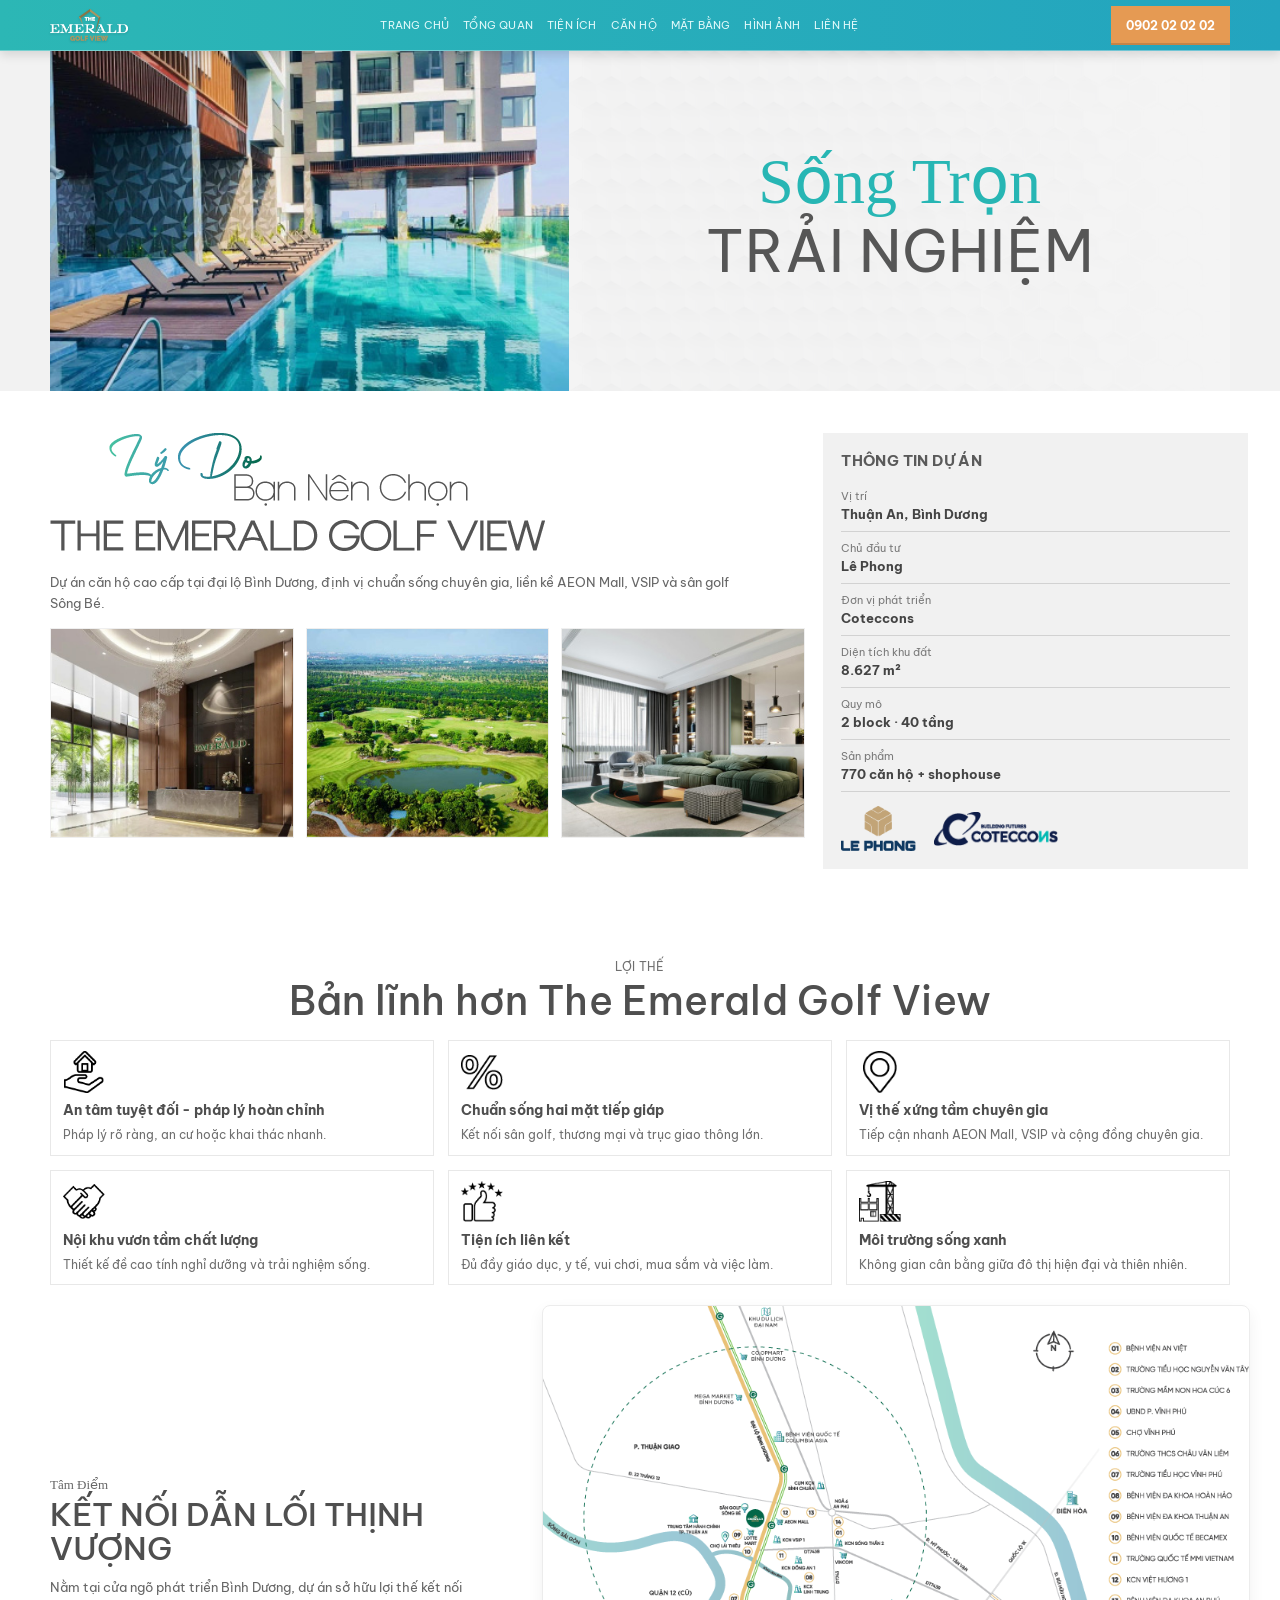
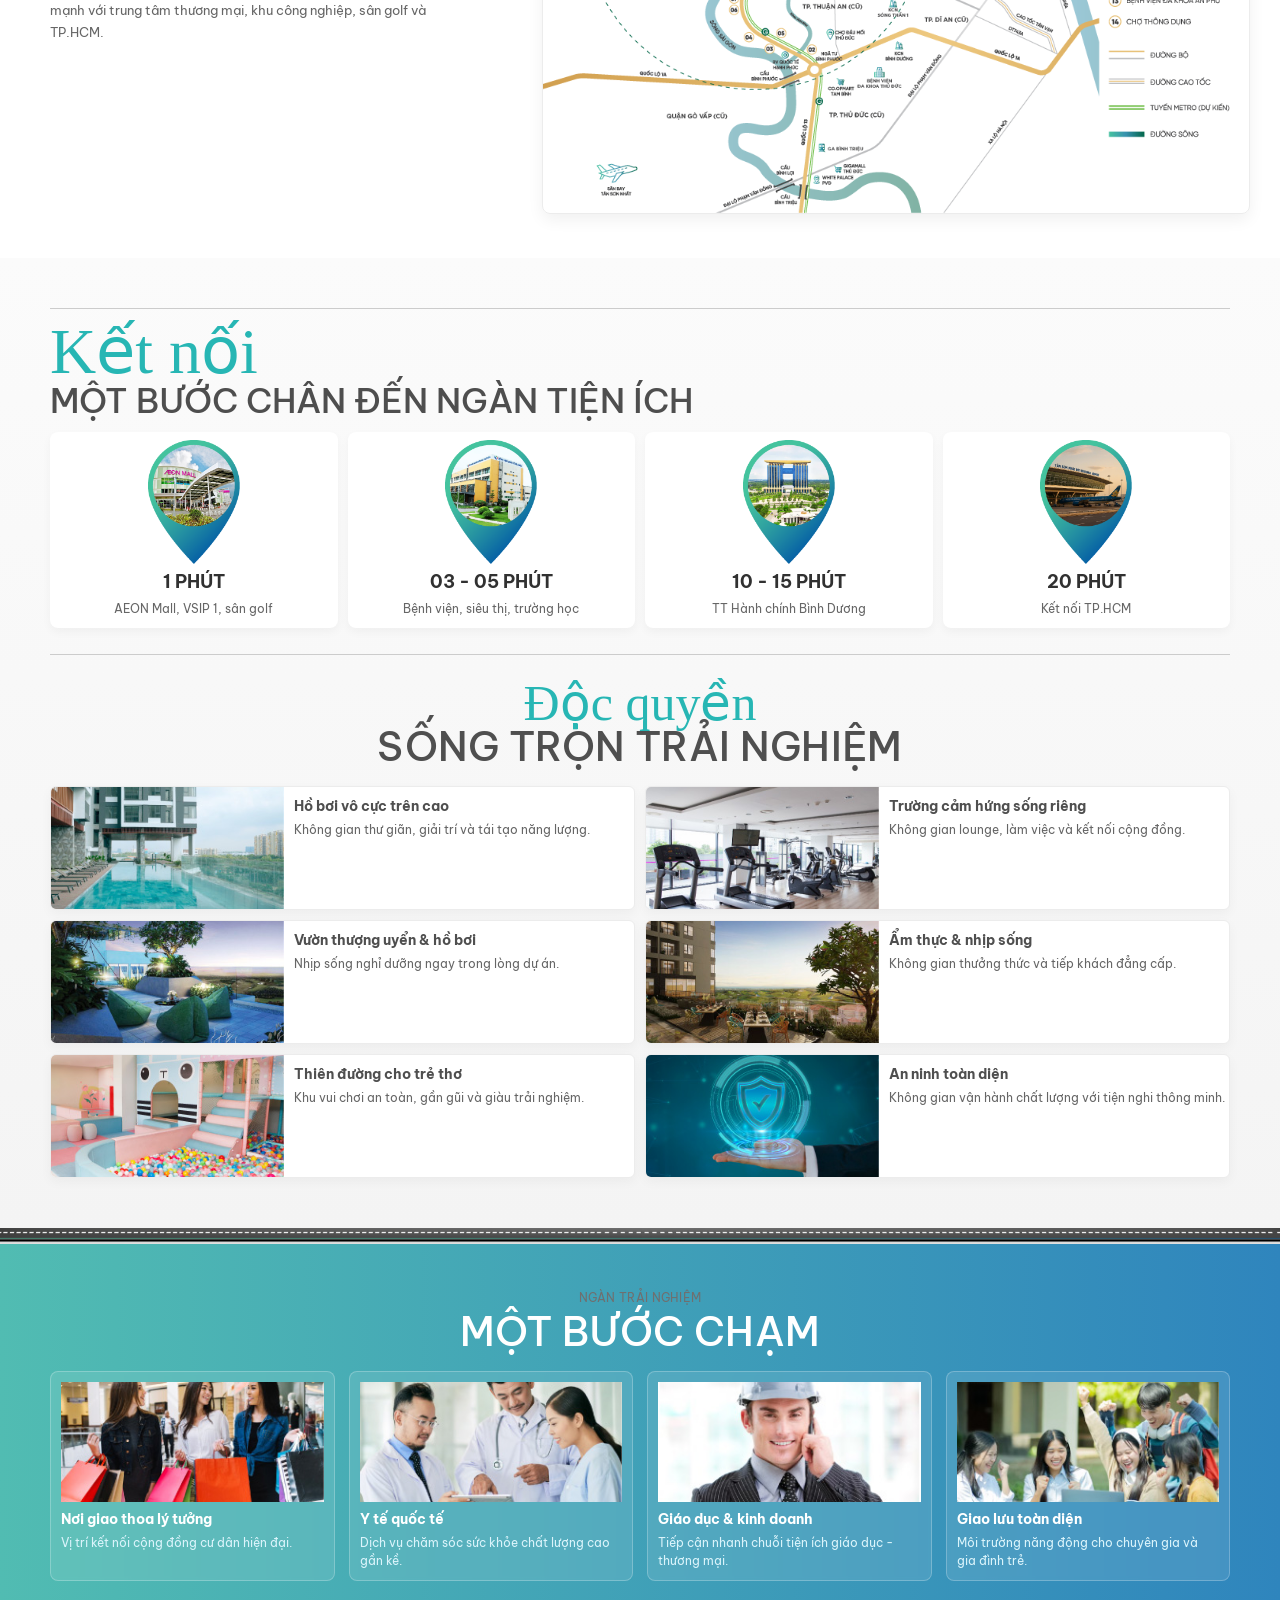
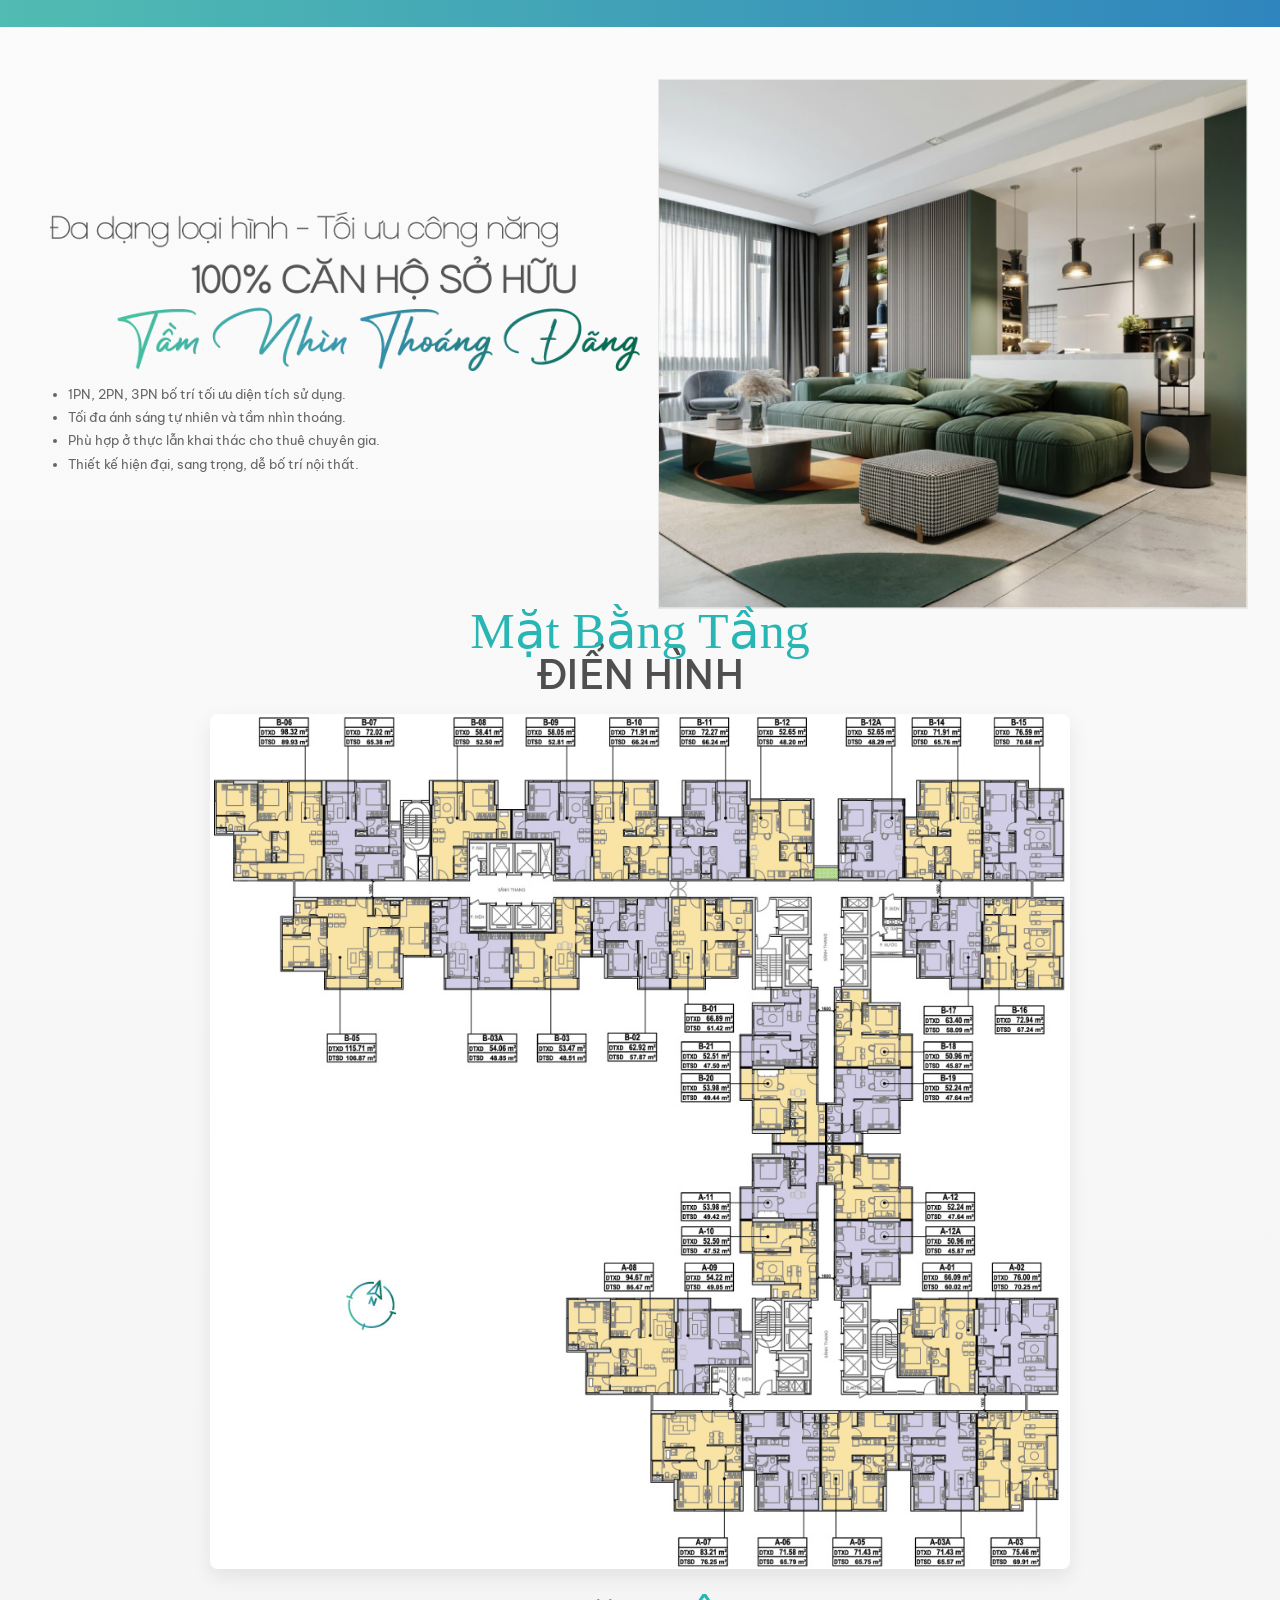
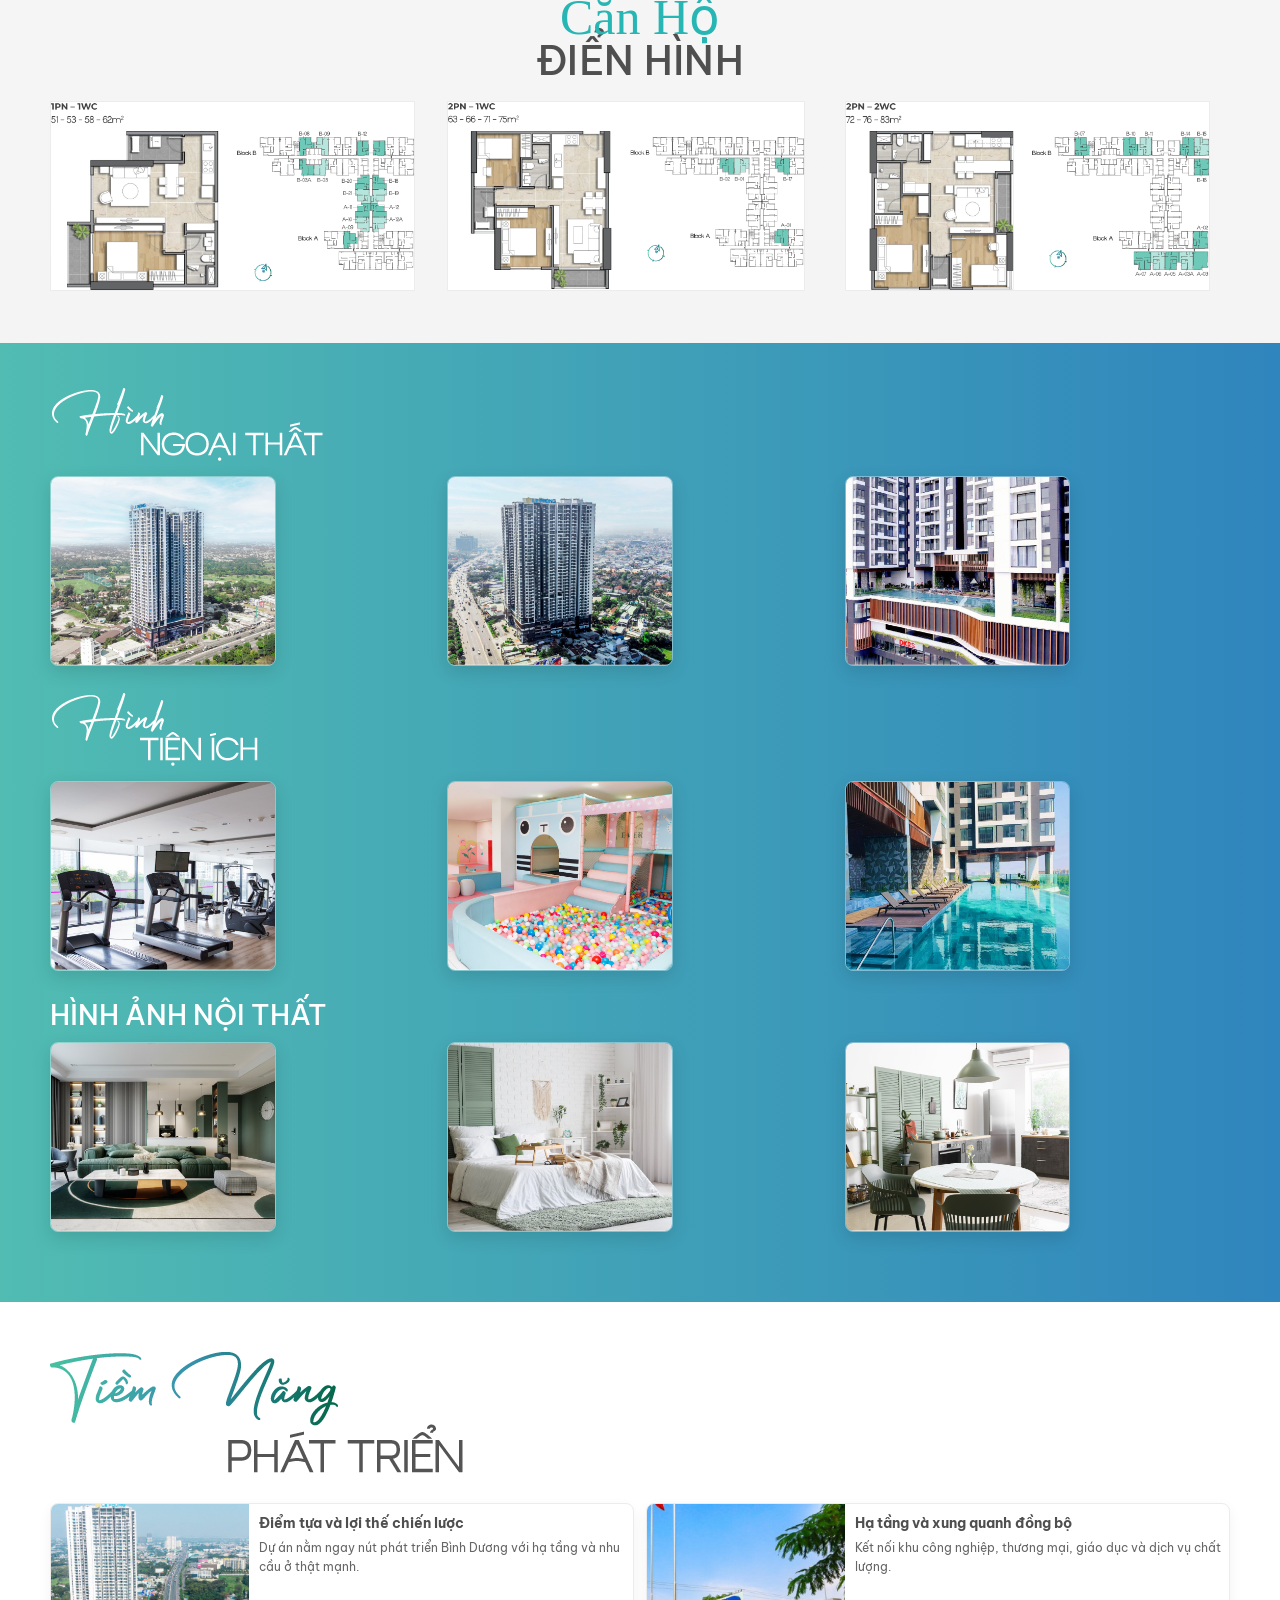
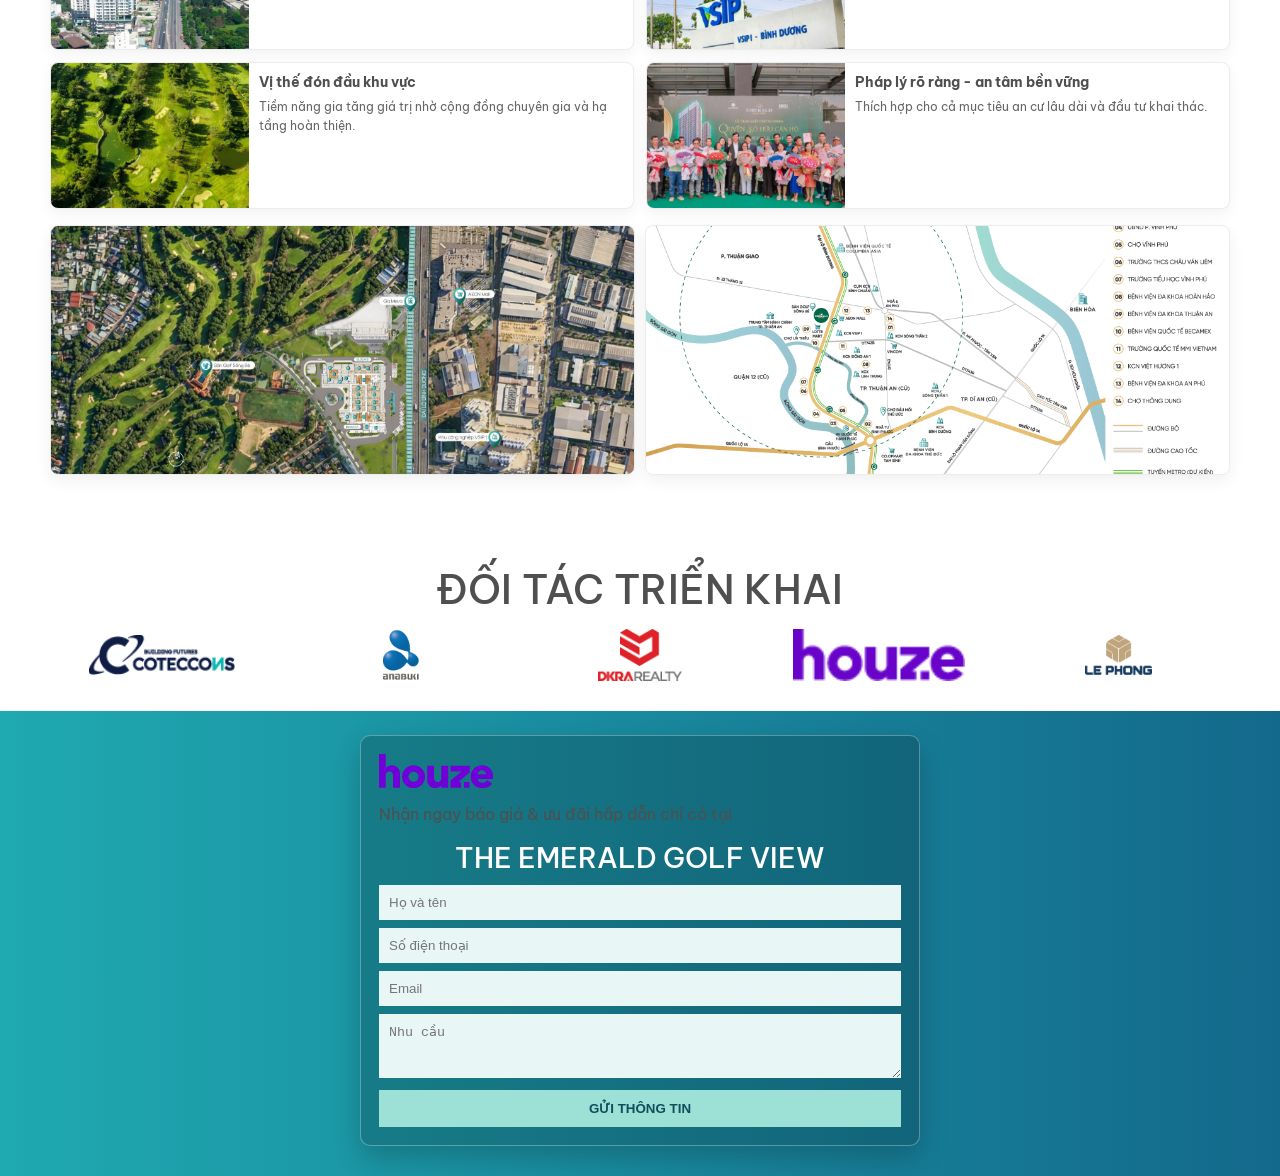
<file: index.html>
<!doctype html>
<html lang="vi">
<head>
  <meta charset="utf-8" />
  <meta name="viewport" content="width=device-width, initial-scale=1" />
  <title>Emerald Landing V2</title>
  <link rel="preconnect" href="https://fonts.googleapis.com" />
  <link rel="preconnect" href="https://fonts.gstatic.com" crossorigin />
  <link href="https://fonts.googleapis.com/css2?family=Be+Vietnam+Pro:wght@400;500;600;700;800&display=swap" rel="stylesheet" />
  <link rel="stylesheet" href="./styles.css" />
</head>
<body>
  <header class="topbar">
    <div class="container nav">
      <img class="brand-logo" src="./houze-clone/assets/images/landing-page-pc-export-02-20260130035915-ev6_i.png" alt="Emerald" />
      <nav>
        <a href="#slice1">TRANG CHỦ</a>
        <a href="#slice2">TỔNG QUAN</a>
        <a href="#slice3">TIỆN ÍCH</a>
        <a href="#slice4">CĂN HỘ</a>
        <a href="#slice5">MẶT BẰNG</a>
        <a href="#slice6">HÌNH ẢNH</a>
        <a href="#slice8">LIÊN HỆ</a>
      </nav>
      <a class="hotline" href="tel:0902020202">0902 02 02 02</a>
    </div>
  </header>

  <section class="hero" id="slice1">
    <div class="container hero-wrap">
      <div class="hero-image"></div>
      <div class="hero-copy">
        <p class="script">Sống Trọn</p>
        <h1>TRẢI NGHIỆM</h1>
      </div>
    </div>
  </section>

  <section class="overview slice-block">
    <div class="container overview-wrap">
      <div class="overview-left">
        <img class="headline" src="./houze-clone/assets/images/landing-page-pc-export-13-20260130074707-jr1gy.png" alt="headline" />
        <p class="desc">Dự án căn hộ cao cấp tại đại lộ Bình Dương, định vị chuẩn sống chuyên gia, liền kề AEON Mall, VSIP và sân golf Sông Bé.</p>
        <div class="thumb-row">
          <img src="./houze-clone/assets/images/landing-page-pc-export-10-20260130073811-q_s6x.jpg" alt="Lobby" />
          <img src="./houze-clone/assets/images/landing-page-pc-export-11-20260130073839-g-clk.jpg" alt="Golf" />
          <img src="./houze-clone/assets/images/landing-page-pc-export-12-20260130073849-d7yw8.jpg" alt="Interior" />
        </div>
      </div>
      <aside class="facts">
        <h3>THÔNG TIN DỰ ÁN</h3>
        <ul>
          <li><span>Vị trí</span><b>Thuận An, Bình Dương</b></li>
          <li><span>Chủ đầu tư</span><b>Lê Phong</b></li>
          <li><span>Đơn vị phát triển</span><b>Coteccons</b></li>
          <li><span>Diện tích khu đất</span><b>8.627 m²</b></li>
          <li><span>Quy mô</span><b>2 block · 40 tầng</b></li>
          <li><span>Sản phẩm</span><b>770 căn hộ + shophouse</b></li>
        </ul>
        <div class="partners">
          <img src="./houze-clone/assets/images/landing-page-pc-export-07-20260130070125-umjw_.png" alt="Le Phong" />
          <img src="./houze-clone/assets/images/landing-page-pc-export-70-20260130095557-n1qnj.png" alt="Coteccons" />
        </div>
      </aside>
    </div>
  </section>

  <section class="slice-block" id="slice2">
    <div class="container">
      <div class="section-head center">
        <p class="eyebrow">Lợi Thế</p>
        <h2>Bản lĩnh hơn The Emerald Golf View</h2>
      </div>
      <div class="feature-grid six">
        <article><img src="./houze-clone/assets/images/landing-page-pc-export-14-20260130074900-2oxhs.png" alt="" /><h4>An tâm tuyệt đối - pháp lý hoàn chỉnh</h4><p>Pháp lý rõ ràng, an cư hoặc khai thác nhanh.</p></article>
        <article><img src="./houze-clone/assets/images/landing-page-pc-export-15-20260130075002-uq2m7.png" alt="" /><h4>Chuẩn sống hai mặt tiếp giáp</h4><p>Kết nối sân golf, thương mại và trục giao thông lớn.</p></article>
        <article><img src="./houze-clone/assets/images/landing-page-pc-export-16-20260130075002-p5a4p.png" alt="" /><h4>Vị thế xứng tầm chuyên gia</h4><p>Tiếp cận nhanh AEON Mall, VSIP và cộng đồng chuyên gia.</p></article>
        <article><img src="./houze-clone/assets/images/landing-page-pc-export-17-20260130075002-d2ovn.png" alt="" /><h4>Nội khu vươn tầm chất lượng</h4><p>Thiết kế đề cao tính nghỉ dưỡng và trải nghiệm sống.</p></article>
        <article><img src="./houze-clone/assets/images/landing-page-pc-export-18-20260130075002-hnazq.png" alt="" /><h4>Tiện ích liên kết</h4><p>Đủ đầy giáo dục, y tế, vui chơi, mua sắm và việc làm.</p></article>
        <article><img src="./houze-clone/assets/images/landing-page-pc-export-19-20260130075002-keiwm.png" alt="" /><h4>Môi trường sống xanh</h4><p>Không gian cân bằng giữa đô thị hiện đại và thiên nhiên.</p></article>
      </div>
      <div class="connect-wrap">
        <div class="connect-copy">
          <p class="script small">Tâm Điểm</p>
          <h3>KẾT NỐI DẪN LỐI THỊNH VƯỢNG</h3>
          <p>Nằm tại cửa ngõ phát triển Bình Dương, dự án sở hữu lợi thế kết nối mạnh với trung tâm thương mại, khu công nghiệp, sân golf và TP.HCM.</p>
        </div>
        <div class="connect-map">
          <img src="./houze-clone/assets/images/landing-page-pc-export-20-20260130080533-i2o5j.png" alt="Bản đồ kết nối" />
        </div>
      </div>
    </div>
  </section>

  <section class="slice-block patterned" id="slice3">
    <div class="container">
      <div class="milestone-row">
        <div class="milestone-text">
          <p class="script small">Kết nối</p>
          <h3>MỘT BƯỚC CHÂN ĐẾN NGÀN TIỆN ÍCH</h3>
        </div>
        <div class="milestones">
          <div><img src="./houze-clone/assets/images/landing-page-pc-export-23-20260130082337-k3z0o.png" alt="" /><b>1 PHÚT</b><span>AEON Mall, VSIP 1, sân golf</span></div>
          <div><img src="./houze-clone/assets/images/landing-page-pc-export-24-20260130082821-dxpgk.png" alt="" /><b>03 - 05 PHÚT</b><span>Bệnh viện, siêu thị, trường học</span></div>
          <div><img src="./houze-clone/assets/images/landing-page-pc-export-25-20260130082827-mvwhw.png" alt="" /><b>10 - 15 PHÚT</b><span>TT Hành chính Bình Dương</span></div>
          <div><img src="./houze-clone/assets/images/landing-page-pc-export-26-20260130082830-bxaah.png" alt="" /><b>20 PHÚT</b><span>Kết nối TP.HCM</span></div>
        </div>
      </div>

      <div class="section-head center">
        <p class="script small">Độc quyền</p>
        <h2>SỐNG TRỌN TRẢI NGHIỆM</h2>
      </div>
      <div class="experience-grid two-col">
        <article><img src="./houze-clone/assets/images/landing-page-pc-export-29-20260130084014-eemv_.jpg" alt="Hồ bơi" /><div><h4>Hồ bơi vô cực trên cao</h4><p>Không gian thư giãn, giải trí và tái tạo năng lượng.</p></div></article>
        <article><img src="./houze-clone/assets/images/landing-page-pc-export-30-20260130084205-aj6cv.jpg" alt="Lounge" /><div><h4>Trường cảm hứng sống riêng</h4><p>Không gian lounge, làm việc và kết nối cộng đồng.</p></div></article>
        <article><img src="./houze-clone/assets/images/landing-page-pc-export-31-20260130084401-dzirf.jpg" alt="Cảnh quan" /><div><h4>Vườn thượng uyển & hồ bơi</h4><p>Nhịp sống nghỉ dưỡng ngay trong lòng dự án.</p></div></article>
        <article><img src="./houze-clone/assets/images/landing-page-pc-export-32-20260130084452-omweb.jpg" alt="Cafe" /><div><h4>Ẩm thực & nhịp sống</h4><p>Không gian thưởng thức và tiếp khách đẳng cấp.</p></div></article>
        <article><img src="./houze-clone/assets/images/landing-page-pc-export-33-20260130084620-2poyk.jpg" alt="Kid zone" /><div><h4>Thiên đường cho trẻ thơ</h4><p>Khu vui chơi an toàn, gần gũi và giàu trải nghiệm.</p></div></article>
        <article><img src="./houze-clone/assets/images/landing-page-pc-export-34-20260130084742-fq7pr.jpg" alt="Công nghệ" /><div><h4>An ninh toàn diện</h4><p>Không gian vận hành chất lượng với tiện nghi thông minh.</p></div></article>
      </div>
    </div>
  </section>

  <div class="slice-divider"><img src="./houze-clone/assets/images/landing-page-pc-export-27-20260130082200-45uzb.png" alt="divider" /></div>

  <section class="slice-banner" id="slice4">
    <div class="container">
      <div class="section-head center light">
        <p class="eyebrow">Ngàn trải nghiệm</p>
        <h2>MỘT BƯỚC CHẠM</h2>
      </div>
      <div class="benefit-row four">
        <article><img src="./houze-clone/assets/images/landing-page-pc-export-38-20260130085924-8u5-a.jpg" alt="" /><h4>Nơi giao thoa lý tưởng</h4><p>Vị trí kết nối cộng đồng cư dân hiện đại.</p></article>
        <article><img src="./houze-clone/assets/images/landing-page-pc-export-39-20260130085924-j5vmn.jpg" alt="" /><h4>Y tế quốc tế</h4><p>Dịch vụ chăm sóc sức khỏe chất lượng cao gần kề.</p></article>
        <article><img src="./houze-clone/assets/images/landing-page-pc-export-40-20260130085937-y9gly.jpg" alt="" /><h4>Giáo dục & kinh doanh</h4><p>Tiếp cận nhanh chuỗi tiện ích giáo dục - thương mại.</p></article>
        <article><img src="./houze-clone/assets/images/landing-page-pc-export-41-20260130085924-k1tub.jpg" alt="" /><h4>Giao lưu toàn diện</h4><p>Môi trường năng động cho chuyên gia và gia đình trẻ.</p></article>
      </div>
    </div>
  </section>

  <section class="slice-block patterned" id="slice5">
    <div class="container split-own">
      <div class="own-copy">
        <img class="title-image dark large" src="./houze-clone/assets/images/landing-page-pc-export-42-20260130091030-xenys.png" alt="100% căn hộ sở hữu" />
        <ul class="bullet-list">
          <li>1PN, 2PN, 3PN bố trí tối ưu diện tích sử dụng.</li>
          <li>Tối đa ánh sáng tự nhiên và tầm nhìn thoáng.</li>
          <li>Phù hợp ở thực lẫn khai thác cho thuê chuyên gia.</li>
          <li>Thiết kế hiện đại, sang trọng, dễ bố trí nội thất.</li>
        </ul>
      </div>
      <div class="own-image"><img src="./houze-clone/assets/images/landing-page-pc-export-43-20260130091114-vzijk.jpg" alt="Căn hộ mẫu" /></div>
    </div>

    <div class="container plan-section">
      <div class="section-head center">
        <p class="script small">Mặt Bằng Tầng</p>
        <h2>ĐIỂN HÌNH</h2>
      </div>
      <div class="full-center-img"><img src="./houze-clone/assets/images/landing-page-pc-export-45-20260130091503-7ad6-.jpg" alt="Mặt bằng tầng" /></div>

      <div class="section-head center plan-head">
        <p class="script small">Căn Hộ</p>
        <h2>ĐIỂN HÌNH</h2>
      </div>
      <div class="gallery-3 plans">
        <img src="./houze-clone/assets/images/landing-page-pc-export-47-20260130091831-b-xym.png" alt="Plan 1" />
        <img src="./houze-clone/assets/images/landing-page-pc-export-48-20260130092014-rrt2j.png" alt="Plan 2" />
        <img src="./houze-clone/assets/images/landing-page-pc-export-49-20260130092235-8viax.png" alt="Plan 3" />
      </div>
    </div>
  </section>

  <section class="slice-banner media-band" id="slice6">
    <div class="container">
      <div class="media-group">
        <img class="title-image white gallery-title" src="./houze-clone/assets/images/landing-page-pc-export-51-20260130092503-gu_gq.png" alt="Hình ngoại thất" />
        <div class="gallery-3 equal"><img src="./houze-clone/assets/images/landing-page-pc-export-52-20260130092637-lnspt.jpg" alt="" /><img src="./houze-clone/assets/images/landing-page-pc-export-53-20260130092637-gpxie.jpg" alt="" /><img src="./houze-clone/assets/images/landing-page-pc-export-54-20260130092654-wthqg.jpg" alt="" /></div>
      </div>
      <div class="media-group">
        <img class="title-image white gallery-title" src="./houze-clone/assets/images/landing-page-pc-export-55-20260130092801-xjyfl.png" alt="Hình tiện ích" />
        <div class="gallery-3 equal"><img src="./houze-clone/assets/images/landing-page-pc-export-57-20260130092940-oyvux.jpg" alt="" /><img src="./houze-clone/assets/images/landing-page-pc-export-56-20260130092918-whqjy.jpg" alt="" /><img src="./houze-clone/assets/images/landing-page-pc-export-58-20260130093013-cd0qz.jpg" alt="" /></div>
      </div>
      <div class="media-group">
        <h3>HÌNH ẢNH NỘI THẤT</h3>
        <div class="gallery-3 equal"><img src="./houze-clone/assets/images/landing-page-pc-export-60-20260130093126-8eln9.jpg" alt="" /><img src="./houze-clone/assets/images/landing-page-pc-export-61-20260130093126-ljgu8.jpg" alt="" /><img src="./houze-clone/assets/images/landing-page-pc-export-62-20260130093126-wi8xl.jpg" alt="" /></div>
      </div>
    </div>
  </section>

  <section class="slice-block" id="slice7">
    <div class="container">
      <div class="section-head center image-title-block">
        <img class="title-image dark large" src="./houze-clone/assets/images/landing-page-pc-export-63-20260130093249-pn9d8.png" alt="Tiềm năng phát triển" />
      </div>
      <div class="news-grid two-col-text">
        <article><img src="./houze-clone/assets/images/landing-page-pc-export-64-20260130093327-_ofps.jpg" alt="" /><div><h4>Điểm tựa và lợi thế chiến lược</h4><p>Dự án nằm ngay nút phát triển Bình Dương với hạ tầng và nhu cầu ở thật mạnh.</p></div></article>
        <article><img src="./houze-clone/assets/images/landing-page-pc-export-65-20260130093527-gm-8z.jpg" alt="" /><div><h4>Hạ tầng và xung quanh đồng bộ</h4><p>Kết nối khu công nghiệp, thương mại, giáo dục và dịch vụ chất lượng.</p></div></article>
        <article><img src="./houze-clone/assets/images/landing-page-pc-export-66-20260130093754-b1wir.jpg" alt="" /><div><h4>Vị thế đón đầu khu vực</h4><p>Tiềm năng gia tăng giá trị nhờ cộng đồng chuyên gia và hạ tầng hoàn thiện.</p></div></article>
        <article><img src="./houze-clone/assets/images/landing-page-pc-export-67-20260130093903-7zavw.jpg" alt="" /><div><h4>Pháp lý rõ ràng - an tâm bền vững</h4><p>Thích hợp cho cả mục tiêu an cư lâu dài và đầu tư khai thác.</p></div></article>
      </div>
      <div class="map-pair">
        <img src="./houze-clone/assets/images/landing-page-pc-export-68-20260130094019-pzpqr.jpg" alt="Bản đồ vệ tinh" />
        <img src="./houze-clone/assets/images/landing-page-pc-export-20-20260130080533-i2o5j.png" alt="Map overlay" />
      </div>
    </div>
  </section>

  <section class="slice-block partners-bottom" id="slice8">
    <div class="container">
      <div class="section-head center"><h2>ĐỐI TÁC TRIỂN KHAI</h2></div>
      <div class="partner-logos">
        <img src="./houze-clone/assets/images/landing-page-pc-export-70-20260130095557-n1qnj.png" alt="Coteccons" />
        <img src="./houze-clone/assets/images/landing-page-pc-export-71-20260130095453--pvty.png" alt="Bimgroup" />
        <img src="./houze-clone/assets/images/landing-page-pc-export-72-20260130095221-pn1wb.png" alt="DKRA" />
        <img src="./houze-clone/assets/images/landing-page-pc-export-73-20260130095356-yrucg.png" alt="Houze" />
        <img src="./houze-clone/assets/images/landing-page-pc-export-69-20260130094649-cdu5x.png" alt="Lê Phong" />
      </div>
    </div>
    <div class="lead-footer">
      <div class="container lead-footer-wrap">
        <div class="lead-box">
          <img class="title-image white smallish footer-brand" src="./houze-clone/assets/images/landing-page-pc-export-76-20260227033349-ku4ou.png" alt="houze" />
          <p class="eyebrow light">Nhận ngay báo giá & ưu đãi hấp dẫn chỉ có tại</p>
          <h3>THE EMERALD GOLF VIEW</h3>
          <form class="footer-form">
            <input placeholder="Họ và tên" />
            <input placeholder="Số điện thoại" />
            <input placeholder="Email" />
            <textarea placeholder="Nhu cầu"></textarea>
            <button type="button">GỬI THÔNG TIN</button>
          </form>
        </div>
      </div>
    </div>
  </section>
</body>
</html>
</file>
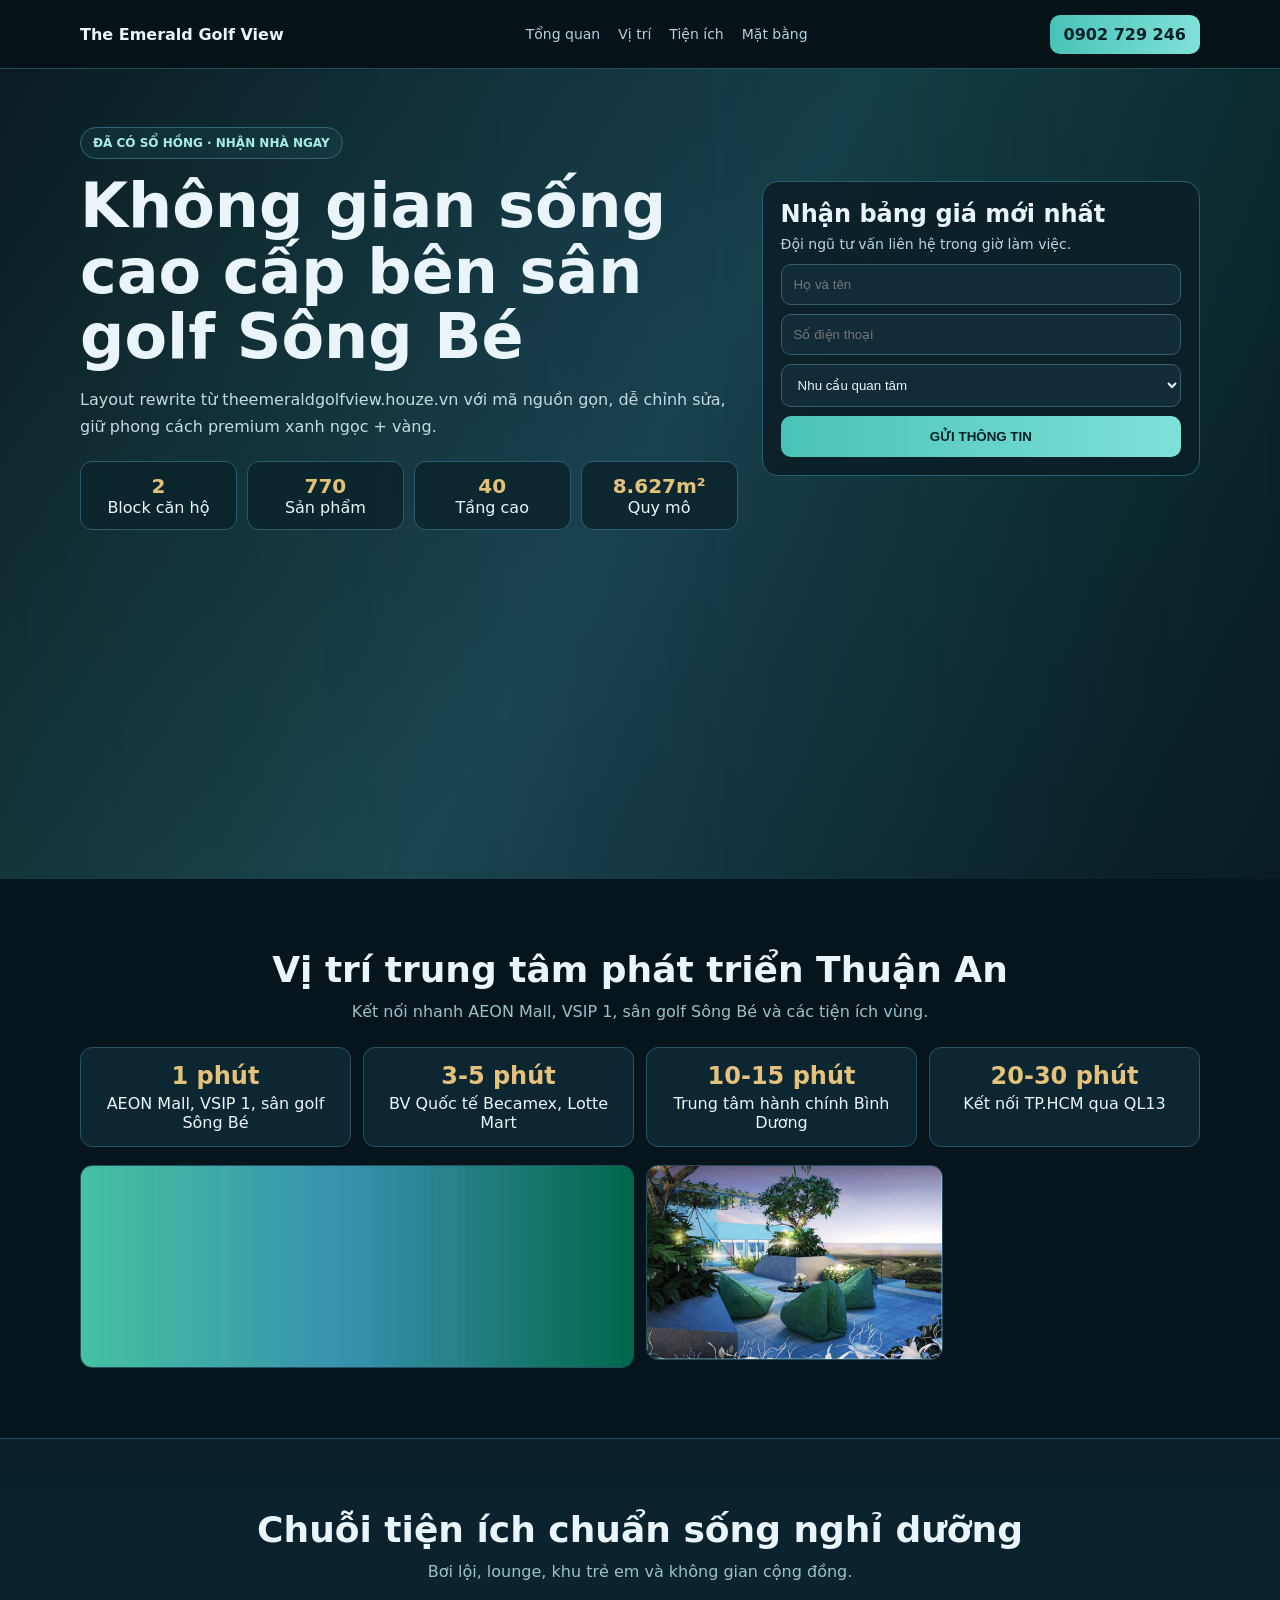
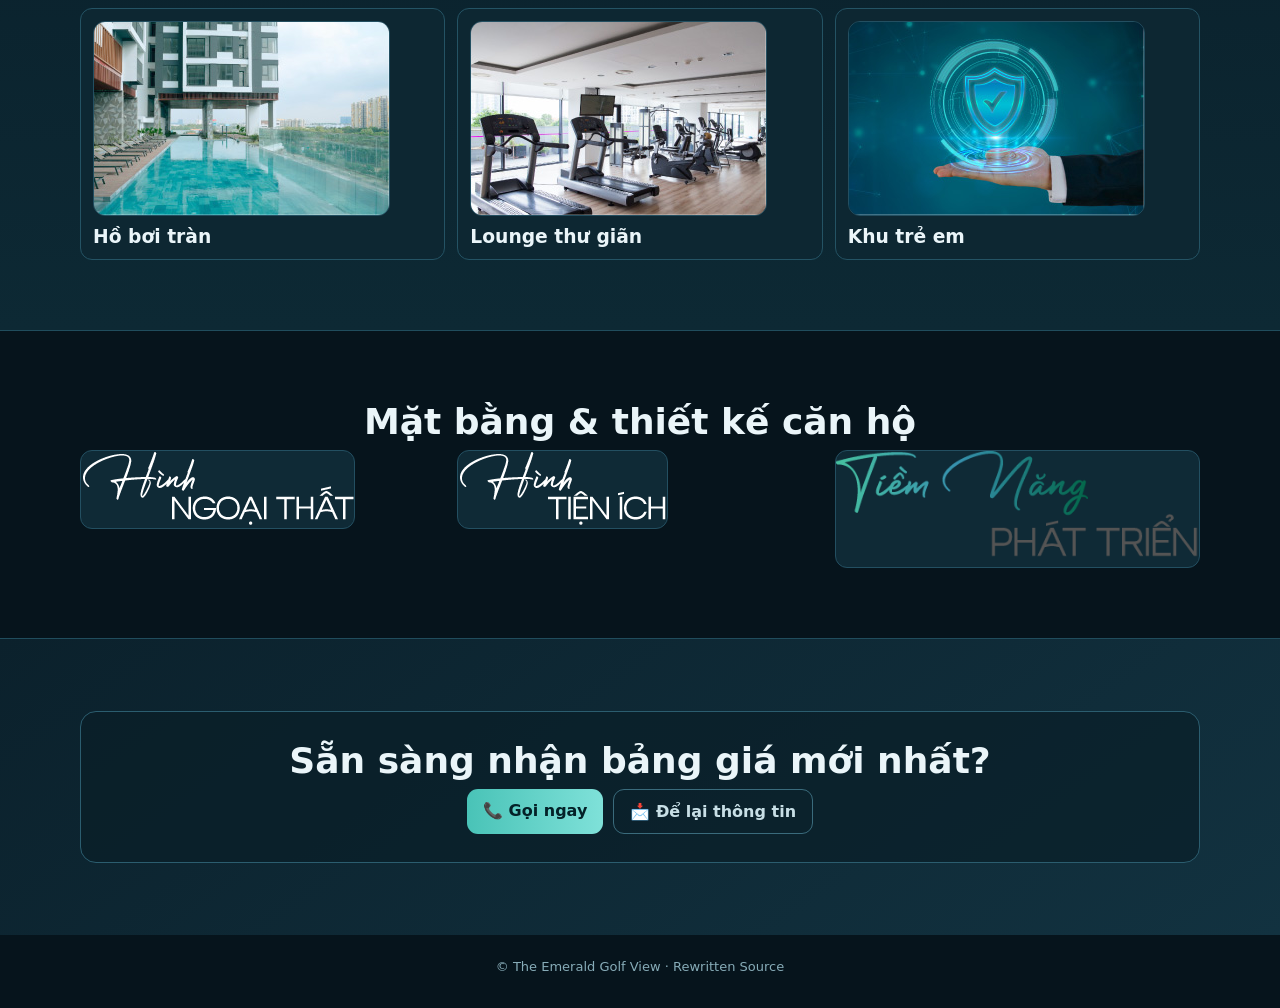
<file: houze-clone/index.html>
<!doctype html>
<html lang="vi">
<head>
  <meta charset="utf-8" />
  <meta name="viewport" content="width=device-width,initial-scale=1" />
  <title>The Emerald Golf View | Source Rewrite</title>
  <meta name="description" content="Trang rewrite theo layout theemeraldgolfview.houze.vn, dùng assets local." />
  <link rel="stylesheet" href="./assets/styles.css" />
</head>
<body>
  <header class="topbar">
    <div class="container nav">
      <div class="brand">The Emerald Golf View</div>
      <nav>
        <a href="#tong-quan">Tổng quan</a>
        <a href="#vi-tri">Vị trí</a>
        <a href="#tien-ich">Tiện ích</a>
        <a href="#mat-bang">Mặt bằng</a>
      </nav>
      <a class="phone" href="tel:0902729246">0902 729 246</a>
    </div>
  </header>

  <section class="hero" id="tong-quan">
    <div class="overlay"></div>
    <div class="container hero-wrap">
      <div class="copy">
        <span class="badge">ĐÃ CÓ SỔ HỒNG · NHẬN NHÀ NGAY</span>
        <h1>Không gian sống cao cấp bên sân golf Sông Bé</h1>
        <p>
          Layout rewrite từ theemeraldgolfview.houze.vn với mã nguồn gọn, dễ chỉnh sửa,
          giữ phong cách premium xanh ngọc + vàng.
        </p>
        <div class="stats">
          <div><b>2</b><span>Block căn hộ</span></div>
          <div><b>770</b><span>Sản phẩm</span></div>
          <div><b>40</b><span>Tầng cao</span></div>
          <div><b>8.627m²</b><span>Quy mô</span></div>
        </div>
      </div>

      <aside class="lead" id="form">
        <h3>Nhận bảng giá mới nhất</h3>
        <p>Đội ngũ tư vấn liên hệ trong giờ làm việc.</p>
        <form id="leadForm">
          <input required name="name" placeholder="Họ và tên" />
          <input required name="phone" placeholder="Số điện thoại" />
          <select required name="need">
            <option value="">Nhu cầu quan tâm</option>
            <option>Mua ở thực</option>
            <option>Đầu tư cho thuê</option>
            <option>Giỏ hàng & ưu đãi</option>
          </select>
          <button type="submit">GỬI THÔNG TIN</button>
        </form>
      </aside>
    </div>
  </section>

  <section class="section" id="vi-tri">
    <div class="container">
      <h2>Vị trí trung tâm phát triển Thuận An</h2>
      <p class="sub">Kết nối nhanh AEON Mall, VSIP 1, sân golf Sông Bé và các tiện ích vùng.</p>
      <div class="distance-grid">
        <article><b>1 phút</b><span>AEON Mall, VSIP 1, sân golf Sông Bé</span></article>
        <article><b>3-5 phút</b><span>BV Quốc tế Becamex, Lotte Mart</span></article>
        <article><b>10-15 phút</b><span>Trung tâm hành chính Bình Dương</span></article>
        <article><b>20-30 phút</b><span>Kết nối TP.HCM qua QL13</span></article>
      </div>
      <div class="gallery-2">
        <img src="./assets/images/z7483595954971_be64cd45291d58c9cad10bcc82cceb7f-20260130080731-7htdm.jpg" alt="Phối cảnh" />
        <img src="./assets/images/landing-page-pc-export-31-20260130084401-dzirf.jpg" alt="Tiện ích nội khu" />
      </div>
    </div>
  </section>

  <section class="section dark" id="tien-ich">
    <div class="container">
      <h2>Chuỗi tiện ích chuẩn sống nghỉ dưỡng</h2>
      <p class="sub">Bơi lội, lounge, khu trẻ em và không gian cộng đồng.</p>
      <div class="cards-3">
        <article>
          <img src="./assets/images/landing-page-pc-export-29-20260130084014-eemv_.jpg" alt="Hồ bơi" />
          <h3>Hồ bơi tràn</h3>
        </article>
        <article>
          <img src="./assets/images/landing-page-pc-export-30-20260130084205-aj6cv.jpg" alt="Lounge" />
          <h3>Lounge thư giãn</h3>
        </article>
        <article>
          <img src="./assets/images/landing-page-pc-export-34-20260130084742-fq7pr.jpg" alt="Khu trẻ em" />
          <h3>Khu trẻ em</h3>
        </article>
      </div>
    </div>
  </section>

  <section class="section" id="mat-bang">
    <div class="container">
      <h2>Mặt bằng & thiết kế căn hộ</h2>
      <div class="gallery-3">
        <img src="./assets/images/landing-page-pc-export-51-20260130092503-gu_gq.png" alt="Mặt bằng 1" />
        <img src="./assets/images/landing-page-pc-export-55-20260130092801-xjyfl.png" alt="Mặt bằng 2" />
        <img src="./assets/images/landing-page-pc-export-63-20260130093249-pn9d8.png" alt="Mặt bằng 3" />
      </div>
    </div>
  </section>

  <section class="cta">
    <div class="container cta-wrap">
      <h2>Sẵn sàng nhận bảng giá mới nhất?</h2>
      <div class="actions">
        <a class="btn" href="tel:0902729246">📞 Gọi ngay</a>
        <a class="btn btn-outline" href="#form">📩 Để lại thông tin</a>
      </div>
    </div>
  </section>

  <footer>
    <div class="container">© The Emerald Golf View · Rewritten Source</div>
  </footer>

  <a class="sticky" href="#form">Nhận bảng giá ngay</a>
  <script src="./assets/app.js"></script>
</body>
</html>
</file>
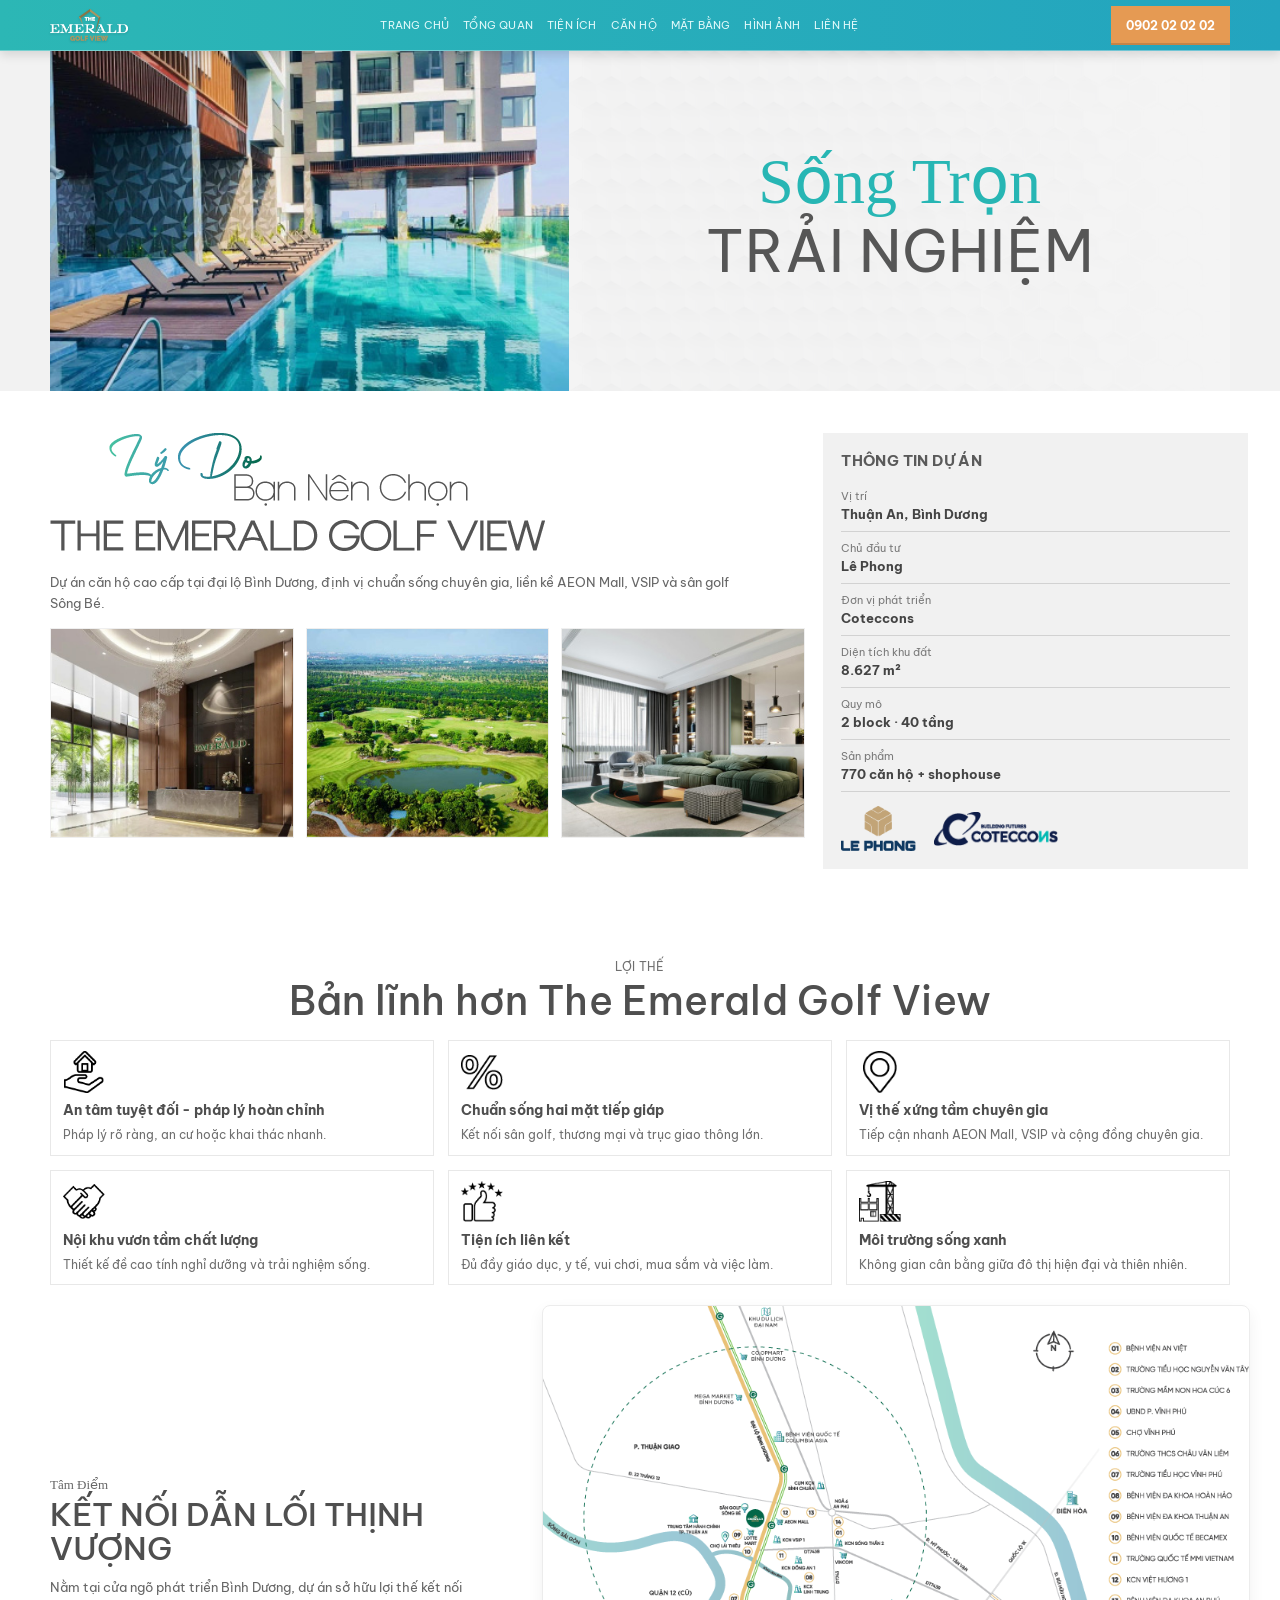
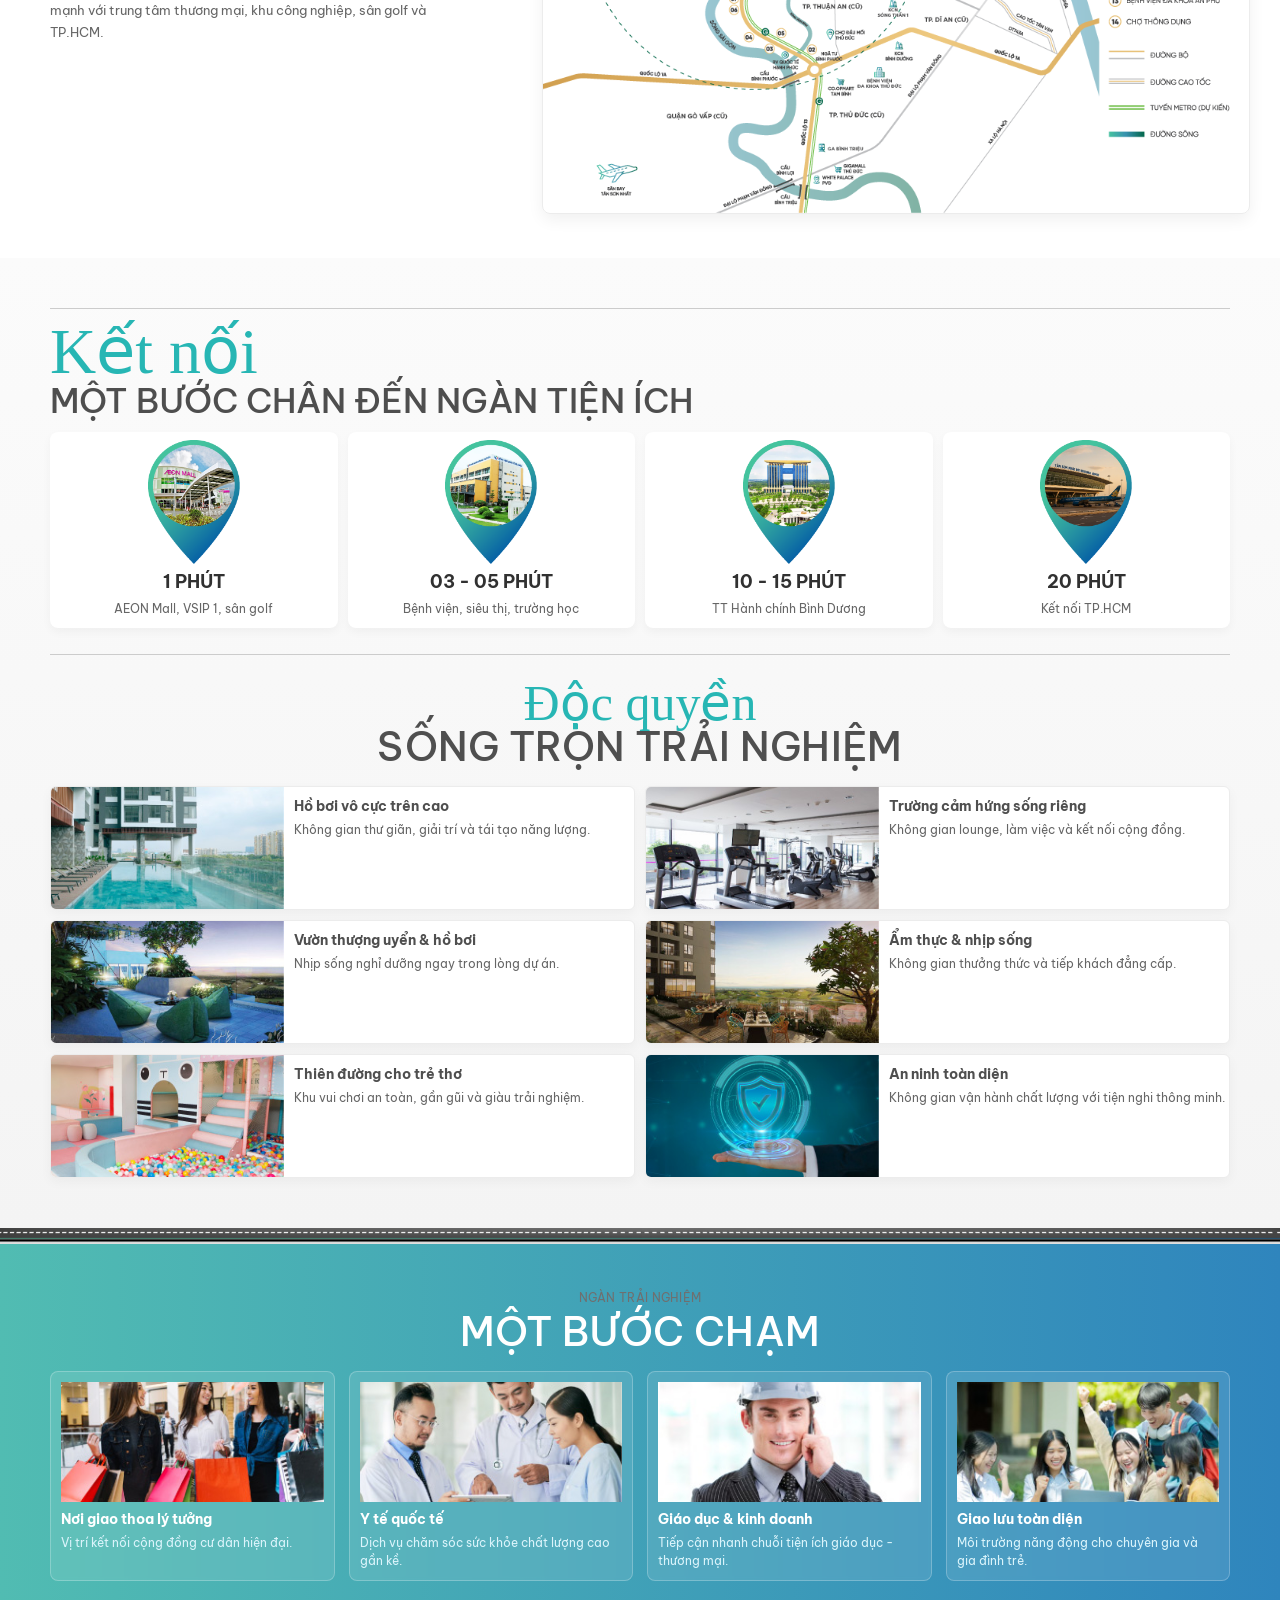
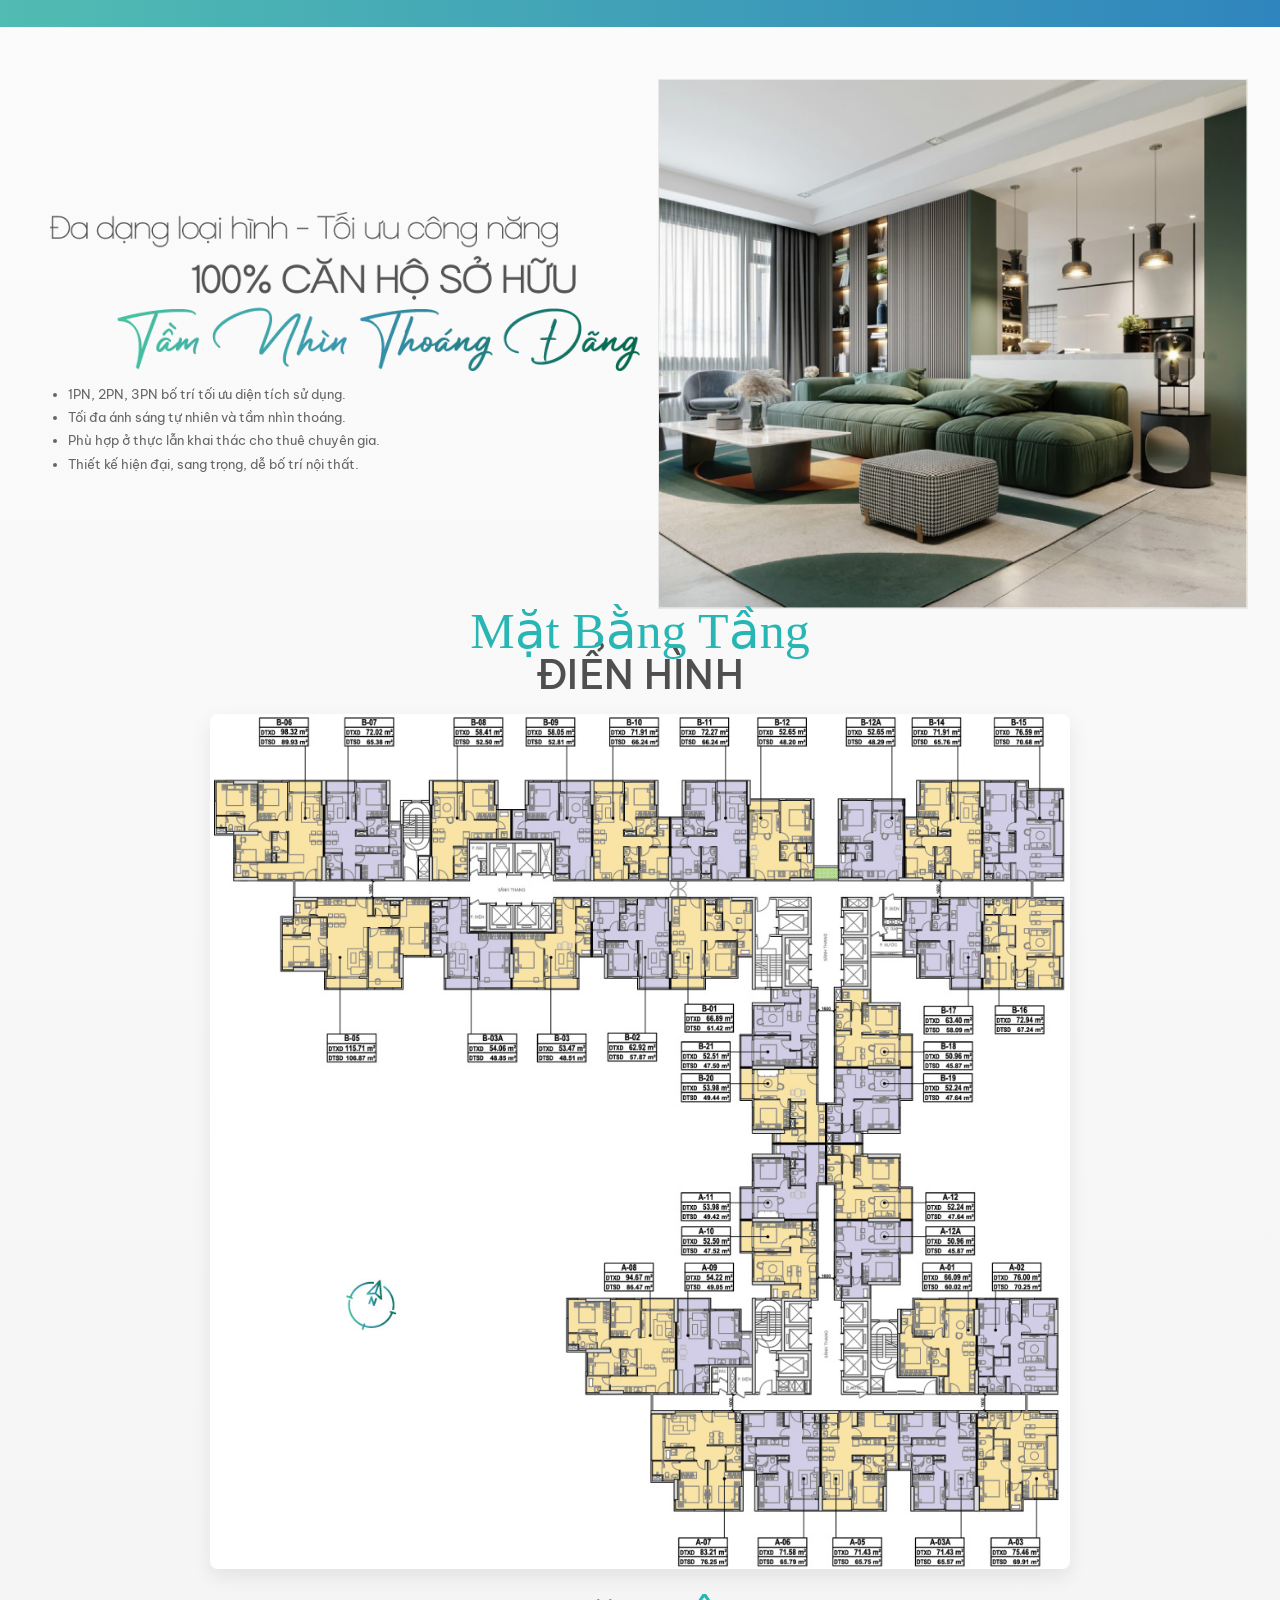
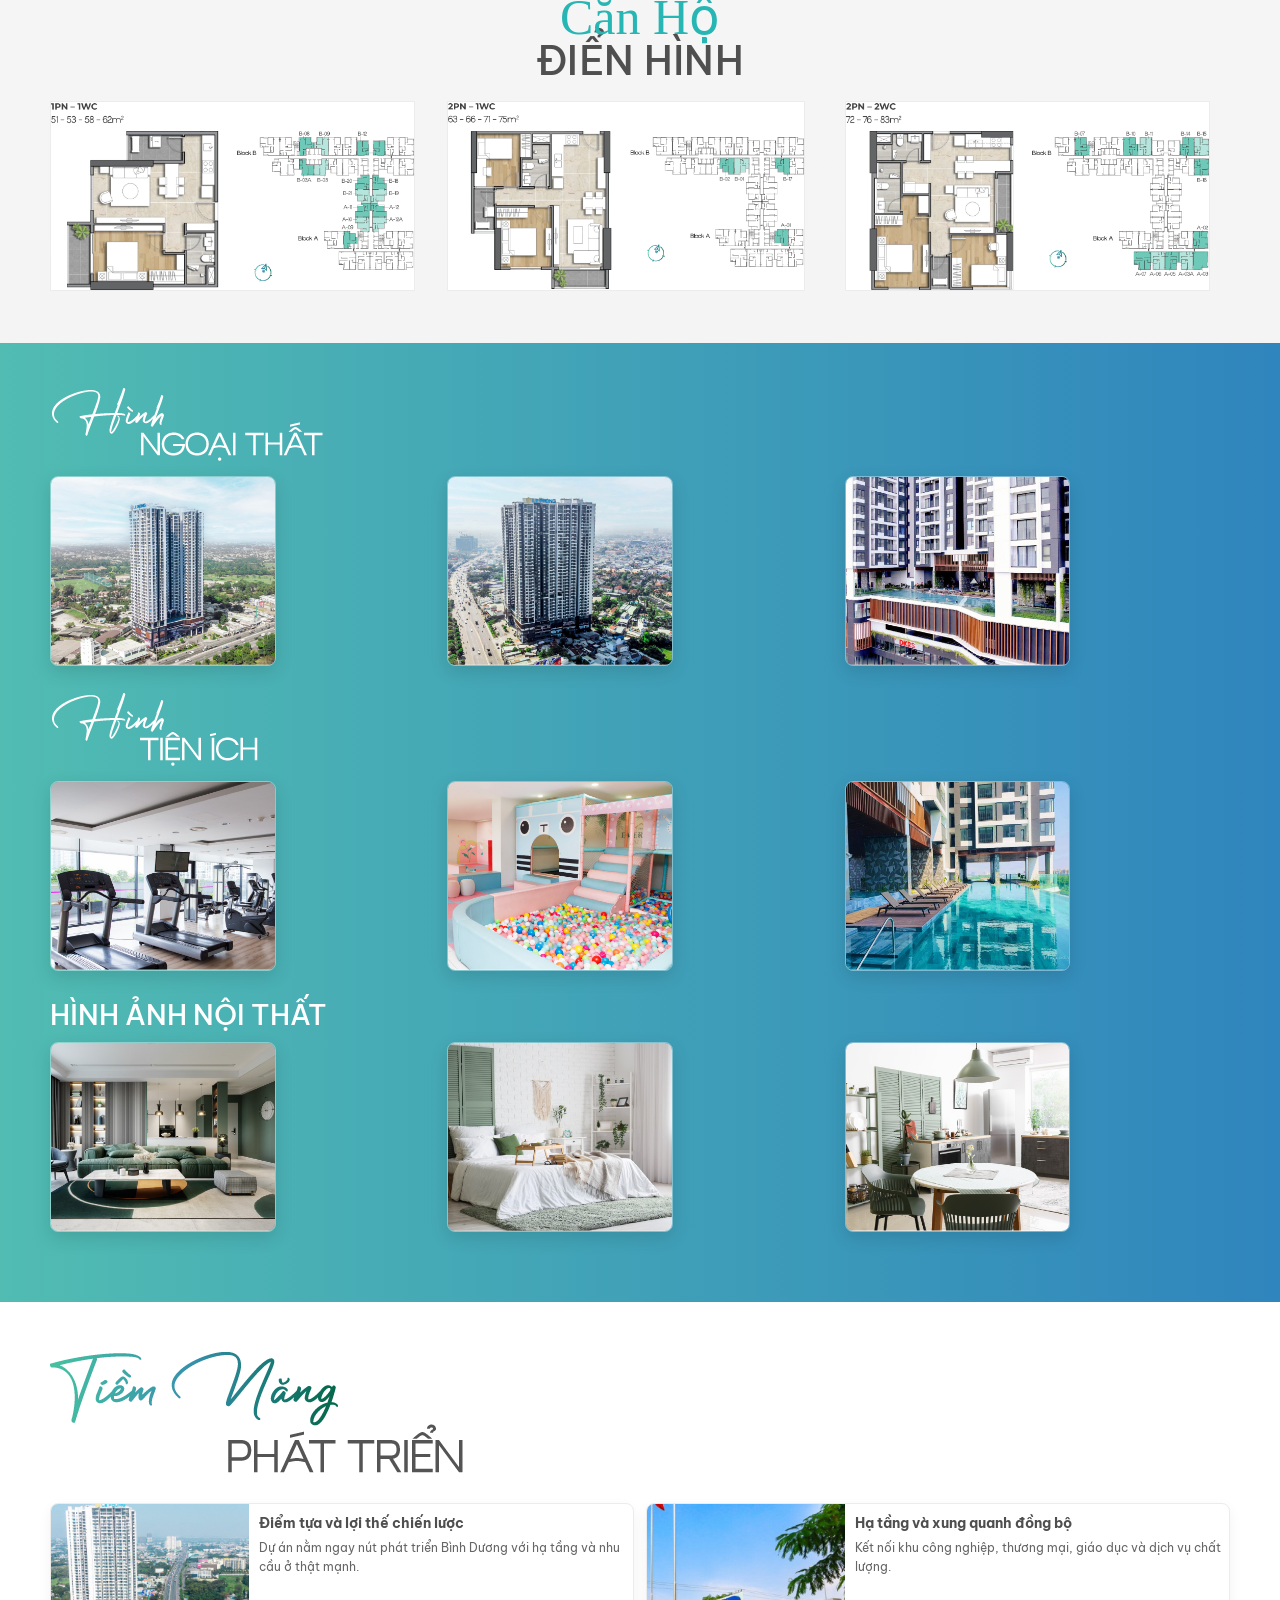
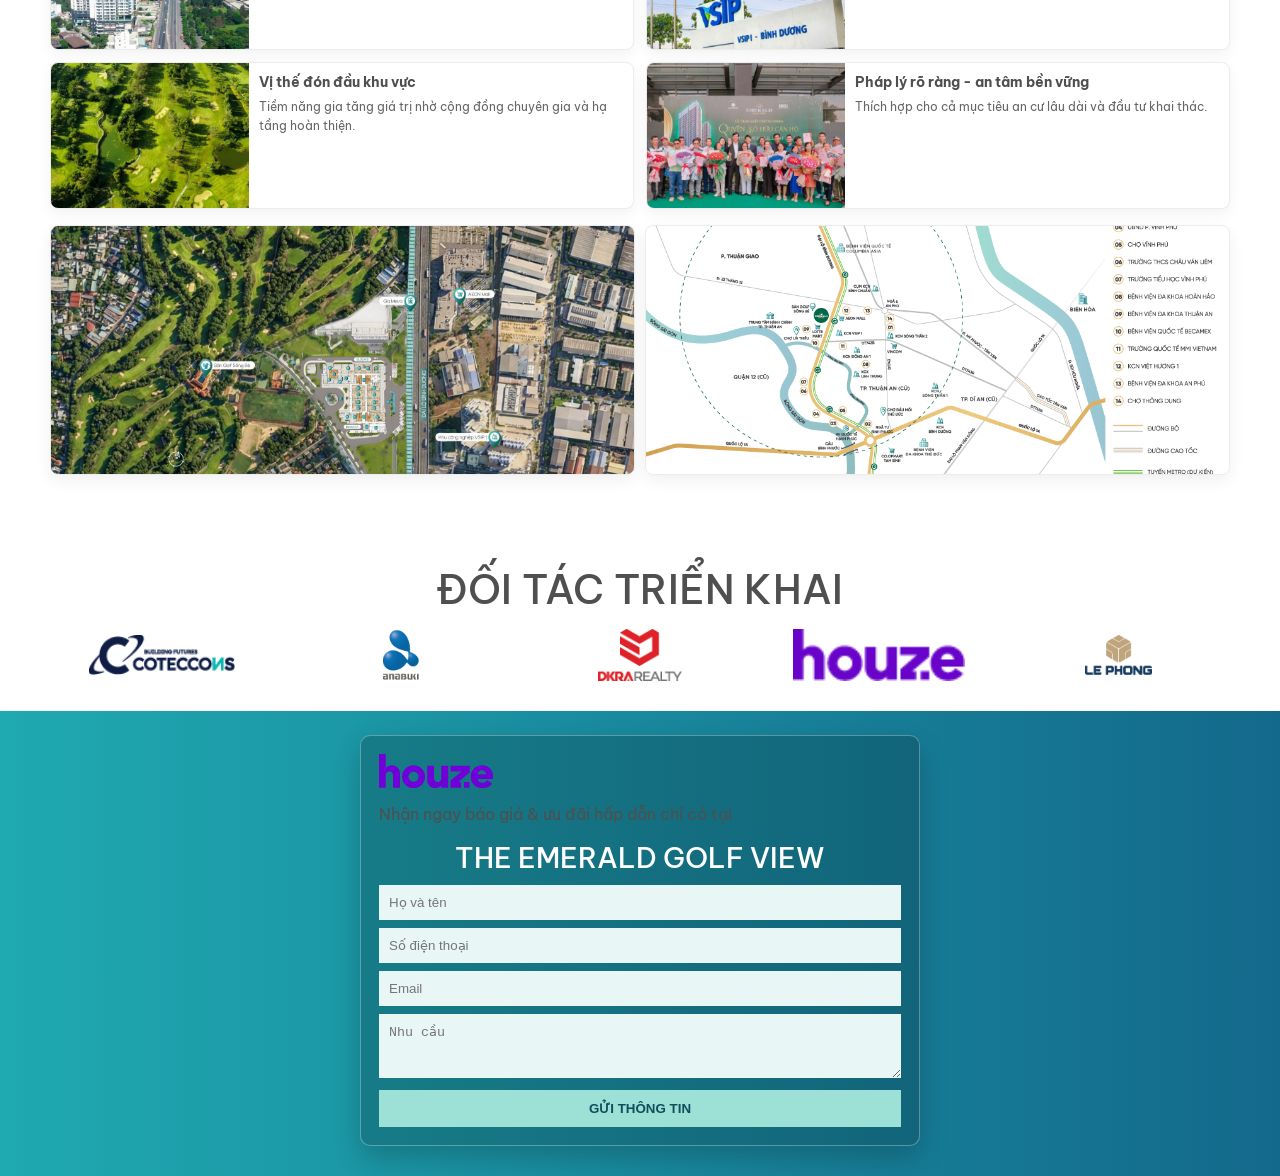
<file: houze-clone/v2/index.html>
<!doctype html>
<html lang="vi">
<head>
  <meta charset="utf-8" />
  <meta name="viewport" content="width=device-width, initial-scale=1" />
  <title>Emerald Landing V2</title>
  <link rel="preconnect" href="https://fonts.googleapis.com" />
  <link rel="preconnect" href="https://fonts.gstatic.com" crossorigin />
  <link href="https://fonts.googleapis.com/css2?family=Be+Vietnam+Pro:wght@400;500;600;700;800&display=swap" rel="stylesheet" />
  <link rel="stylesheet" href="./styles.css" />
</head>
<body>
  <header class="topbar">
    <div class="container nav">
      <img class="brand-logo" src="../assets/images/landing-page-pc-export-02-20260130035915-ev6_i.png" alt="Emerald" />
      <nav>
        <a href="#slice1">TRANG CHỦ</a>
        <a href="#slice2">TỔNG QUAN</a>
        <a href="#slice3">TIỆN ÍCH</a>
        <a href="#slice4">CĂN HỘ</a>
        <a href="#slice5">MẶT BẰNG</a>
        <a href="#slice6">HÌNH ẢNH</a>
        <a href="#slice8">LIÊN HỆ</a>
      </nav>
      <a class="hotline" href="tel:0902020202">0902 02 02 02</a>
    </div>
  </header>

  <section class="hero" id="slice1">
    <div class="container hero-wrap">
      <div class="hero-image"></div>
      <div class="hero-copy">
        <p class="script">Sống Trọn</p>
        <h1>TRẢI NGHIỆM</h1>
      </div>
    </div>
  </section>

  <section class="overview slice-block">
    <div class="container overview-wrap">
      <div class="overview-left">
        <img class="headline" src="../assets/images/landing-page-pc-export-13-20260130074707-jr1gy.png" alt="headline" />
        <p class="desc">Dự án căn hộ cao cấp tại đại lộ Bình Dương, định vị chuẩn sống chuyên gia, liền kề AEON Mall, VSIP và sân golf Sông Bé.</p>
        <div class="thumb-row">
          <img src="../assets/images/landing-page-pc-export-10-20260130073811-q_s6x.jpg" alt="Lobby" />
          <img src="../assets/images/landing-page-pc-export-11-20260130073839-g-clk.jpg" alt="Golf" />
          <img src="../assets/images/landing-page-pc-export-12-20260130073849-d7yw8.jpg" alt="Interior" />
        </div>
      </div>
      <aside class="facts">
        <h3>THÔNG TIN DỰ ÁN</h3>
        <ul>
          <li><span>Vị trí</span><b>Thuận An, Bình Dương</b></li>
          <li><span>Chủ đầu tư</span><b>Lê Phong</b></li>
          <li><span>Đơn vị phát triển</span><b>Coteccons</b></li>
          <li><span>Diện tích khu đất</span><b>8.627 m²</b></li>
          <li><span>Quy mô</span><b>2 block · 40 tầng</b></li>
          <li><span>Sản phẩm</span><b>770 căn hộ + shophouse</b></li>
        </ul>
        <div class="partners">
          <img src="../assets/images/landing-page-pc-export-07-20260130070125-umjw_.png" alt="Le Phong" />
          <img src="../assets/images/landing-page-pc-export-70-20260130095557-n1qnj.png" alt="Coteccons" />
        </div>
      </aside>
    </div>
  </section>

  <section class="slice-block" id="slice2">
    <div class="container">
      <div class="section-head center">
        <p class="eyebrow">Lợi Thế</p>
        <h2>Bản lĩnh hơn The Emerald Golf View</h2>
      </div>
      <div class="feature-grid six">
        <article><img src="../assets/images/landing-page-pc-export-14-20260130074900-2oxhs.png" alt="" /><h4>An tâm tuyệt đối - pháp lý hoàn chỉnh</h4><p>Pháp lý rõ ràng, an cư hoặc khai thác nhanh.</p></article>
        <article><img src="../assets/images/landing-page-pc-export-15-20260130075002-uq2m7.png" alt="" /><h4>Chuẩn sống hai mặt tiếp giáp</h4><p>Kết nối sân golf, thương mại và trục giao thông lớn.</p></article>
        <article><img src="../assets/images/landing-page-pc-export-16-20260130075002-p5a4p.png" alt="" /><h4>Vị thế xứng tầm chuyên gia</h4><p>Tiếp cận nhanh AEON Mall, VSIP và cộng đồng chuyên gia.</p></article>
        <article><img src="../assets/images/landing-page-pc-export-17-20260130075002-d2ovn.png" alt="" /><h4>Nội khu vươn tầm chất lượng</h4><p>Thiết kế đề cao tính nghỉ dưỡng và trải nghiệm sống.</p></article>
        <article><img src="../assets/images/landing-page-pc-export-18-20260130075002-hnazq.png" alt="" /><h4>Tiện ích liên kết</h4><p>Đủ đầy giáo dục, y tế, vui chơi, mua sắm và việc làm.</p></article>
        <article><img src="../assets/images/landing-page-pc-export-19-20260130075002-keiwm.png" alt="" /><h4>Môi trường sống xanh</h4><p>Không gian cân bằng giữa đô thị hiện đại và thiên nhiên.</p></article>
      </div>
      <div class="connect-wrap">
        <div class="connect-copy">
          <p class="script small">Tâm Điểm</p>
          <h3>KẾT NỐI DẪN LỐI THỊNH VƯỢNG</h3>
          <p>Nằm tại cửa ngõ phát triển Bình Dương, dự án sở hữu lợi thế kết nối mạnh với trung tâm thương mại, khu công nghiệp, sân golf và TP.HCM.</p>
        </div>
        <div class="connect-map">
          <img src="../assets/images/landing-page-pc-export-20-20260130080533-i2o5j.png" alt="Bản đồ kết nối" />
        </div>
      </div>
    </div>
  </section>

  <section class="slice-block patterned" id="slice3">
    <div class="container">
      <div class="milestone-row">
        <div class="milestone-text">
          <p class="script small">Kết nối</p>
          <h3>MỘT BƯỚC CHÂN ĐẾN NGÀN TIỆN ÍCH</h3>
        </div>
        <div class="milestones">
          <div><img src="../assets/images/landing-page-pc-export-23-20260130082337-k3z0o.png" alt="" /><b>1 PHÚT</b><span>AEON Mall, VSIP 1, sân golf</span></div>
          <div><img src="../assets/images/landing-page-pc-export-24-20260130082821-dxpgk.png" alt="" /><b>03 - 05 PHÚT</b><span>Bệnh viện, siêu thị, trường học</span></div>
          <div><img src="../assets/images/landing-page-pc-export-25-20260130082827-mvwhw.png" alt="" /><b>10 - 15 PHÚT</b><span>TT Hành chính Bình Dương</span></div>
          <div><img src="../assets/images/landing-page-pc-export-26-20260130082830-bxaah.png" alt="" /><b>20 PHÚT</b><span>Kết nối TP.HCM</span></div>
        </div>
      </div>

      <div class="section-head center">
        <p class="script small">Độc quyền</p>
        <h2>SỐNG TRỌN TRẢI NGHIỆM</h2>
      </div>
      <div class="experience-grid two-col">
        <article><img src="../assets/images/landing-page-pc-export-29-20260130084014-eemv_.jpg" alt="Hồ bơi" /><div><h4>Hồ bơi vô cực trên cao</h4><p>Không gian thư giãn, giải trí và tái tạo năng lượng.</p></div></article>
        <article><img src="../assets/images/landing-page-pc-export-30-20260130084205-aj6cv.jpg" alt="Lounge" /><div><h4>Trường cảm hứng sống riêng</h4><p>Không gian lounge, làm việc và kết nối cộng đồng.</p></div></article>
        <article><img src="../assets/images/landing-page-pc-export-31-20260130084401-dzirf.jpg" alt="Cảnh quan" /><div><h4>Vườn thượng uyển & hồ bơi</h4><p>Nhịp sống nghỉ dưỡng ngay trong lòng dự án.</p></div></article>
        <article><img src="../assets/images/landing-page-pc-export-32-20260130084452-omweb.jpg" alt="Cafe" /><div><h4>Ẩm thực & nhịp sống</h4><p>Không gian thưởng thức và tiếp khách đẳng cấp.</p></div></article>
        <article><img src="../assets/images/landing-page-pc-export-33-20260130084620-2poyk.jpg" alt="Kid zone" /><div><h4>Thiên đường cho trẻ thơ</h4><p>Khu vui chơi an toàn, gần gũi và giàu trải nghiệm.</p></div></article>
        <article><img src="../assets/images/landing-page-pc-export-34-20260130084742-fq7pr.jpg" alt="Công nghệ" /><div><h4>An ninh toàn diện</h4><p>Không gian vận hành chất lượng với tiện nghi thông minh.</p></div></article>
      </div>
    </div>
  </section>

  <div class="slice-divider"><img src="../assets/images/landing-page-pc-export-27-20260130082200-45uzb.png" alt="divider" /></div>

  <section class="slice-banner" id="slice4">
    <div class="container">
      <div class="section-head center light">
        <p class="eyebrow">Ngàn trải nghiệm</p>
        <h2>MỘT BƯỚC CHẠM</h2>
      </div>
      <div class="benefit-row four">
        <article><img src="../assets/images/landing-page-pc-export-38-20260130085924-8u5-a.jpg" alt="" /><h4>Nơi giao thoa lý tưởng</h4><p>Vị trí kết nối cộng đồng cư dân hiện đại.</p></article>
        <article><img src="../assets/images/landing-page-pc-export-39-20260130085924-j5vmn.jpg" alt="" /><h4>Y tế quốc tế</h4><p>Dịch vụ chăm sóc sức khỏe chất lượng cao gần kề.</p></article>
        <article><img src="../assets/images/landing-page-pc-export-40-20260130085937-y9gly.jpg" alt="" /><h4>Giáo dục & kinh doanh</h4><p>Tiếp cận nhanh chuỗi tiện ích giáo dục - thương mại.</p></article>
        <article><img src="../assets/images/landing-page-pc-export-41-20260130085924-k1tub.jpg" alt="" /><h4>Giao lưu toàn diện</h4><p>Môi trường năng động cho chuyên gia và gia đình trẻ.</p></article>
      </div>
    </div>
  </section>

  <section class="slice-block patterned" id="slice5">
    <div class="container split-own">
      <div class="own-copy">
        <img class="title-image dark large" src="../assets/images/landing-page-pc-export-42-20260130091030-xenys.png" alt="100% căn hộ sở hữu" />
        <ul class="bullet-list">
          <li>1PN, 2PN, 3PN bố trí tối ưu diện tích sử dụng.</li>
          <li>Tối đa ánh sáng tự nhiên và tầm nhìn thoáng.</li>
          <li>Phù hợp ở thực lẫn khai thác cho thuê chuyên gia.</li>
          <li>Thiết kế hiện đại, sang trọng, dễ bố trí nội thất.</li>
        </ul>
      </div>
      <div class="own-image"><img src="../assets/images/landing-page-pc-export-43-20260130091114-vzijk.jpg" alt="Căn hộ mẫu" /></div>
    </div>

    <div class="container plan-section">
      <div class="section-head center">
        <p class="script small">Mặt Bằng Tầng</p>
        <h2>ĐIỂN HÌNH</h2>
      </div>
      <div class="full-center-img"><img src="../assets/images/landing-page-pc-export-45-20260130091503-7ad6-.jpg" alt="Mặt bằng tầng" /></div>

      <div class="section-head center plan-head">
        <p class="script small">Căn Hộ</p>
        <h2>ĐIỂN HÌNH</h2>
      </div>
      <div class="gallery-3 plans">
        <img src="../assets/images/landing-page-pc-export-47-20260130091831-b-xym.png" alt="Plan 1" />
        <img src="../assets/images/landing-page-pc-export-48-20260130092014-rrt2j.png" alt="Plan 2" />
        <img src="../assets/images/landing-page-pc-export-49-20260130092235-8viax.png" alt="Plan 3" />
      </div>
    </div>
  </section>

  <section class="slice-banner media-band" id="slice6">
    <div class="container">
      <div class="media-group">
        <img class="title-image white gallery-title" src="../assets/images/landing-page-pc-export-51-20260130092503-gu_gq.png" alt="Hình ngoại thất" />
        <div class="gallery-3 equal"><img src="../assets/images/landing-page-pc-export-52-20260130092637-lnspt.jpg" alt="" /><img src="../assets/images/landing-page-pc-export-53-20260130092637-gpxie.jpg" alt="" /><img src="../assets/images/landing-page-pc-export-54-20260130092654-wthqg.jpg" alt="" /></div>
      </div>
      <div class="media-group">
        <img class="title-image white gallery-title" src="../assets/images/landing-page-pc-export-55-20260130092801-xjyfl.png" alt="Hình tiện ích" />
        <div class="gallery-3 equal"><img src="../assets/images/landing-page-pc-export-57-20260130092940-oyvux.jpg" alt="" /><img src="../assets/images/landing-page-pc-export-56-20260130092918-whqjy.jpg" alt="" /><img src="../assets/images/landing-page-pc-export-58-20260130093013-cd0qz.jpg" alt="" /></div>
      </div>
      <div class="media-group">
        <h3>HÌNH ẢNH NỘI THẤT</h3>
        <div class="gallery-3 equal"><img src="../assets/images/landing-page-pc-export-60-20260130093126-8eln9.jpg" alt="" /><img src="../assets/images/landing-page-pc-export-61-20260130093126-ljgu8.jpg" alt="" /><img src="../assets/images/landing-page-pc-export-62-20260130093126-wi8xl.jpg" alt="" /></div>
      </div>
    </div>
  </section>

  <section class="slice-block" id="slice7">
    <div class="container">
      <div class="section-head center image-title-block">
        <img class="title-image dark large" src="../assets/images/landing-page-pc-export-63-20260130093249-pn9d8.png" alt="Tiềm năng phát triển" />
      </div>
      <div class="news-grid two-col-text">
        <article><img src="../assets/images/landing-page-pc-export-64-20260130093327-_ofps.jpg" alt="" /><div><h4>Điểm tựa và lợi thế chiến lược</h4><p>Dự án nằm ngay nút phát triển Bình Dương với hạ tầng và nhu cầu ở thật mạnh.</p></div></article>
        <article><img src="../assets/images/landing-page-pc-export-65-20260130093527-gm-8z.jpg" alt="" /><div><h4>Hạ tầng và xung quanh đồng bộ</h4><p>Kết nối khu công nghiệp, thương mại, giáo dục và dịch vụ chất lượng.</p></div></article>
        <article><img src="../assets/images/landing-page-pc-export-66-20260130093754-b1wir.jpg" alt="" /><div><h4>Vị thế đón đầu khu vực</h4><p>Tiềm năng gia tăng giá trị nhờ cộng đồng chuyên gia và hạ tầng hoàn thiện.</p></div></article>
        <article><img src="../assets/images/landing-page-pc-export-67-20260130093903-7zavw.jpg" alt="" /><div><h4>Pháp lý rõ ràng - an tâm bền vững</h4><p>Thích hợp cho cả mục tiêu an cư lâu dài và đầu tư khai thác.</p></div></article>
      </div>
      <div class="map-pair">
        <img src="../assets/images/landing-page-pc-export-68-20260130094019-pzpqr.jpg" alt="Bản đồ vệ tinh" />
        <img src="../assets/images/landing-page-pc-export-20-20260130080533-i2o5j.png" alt="Map overlay" />
      </div>
    </div>
  </section>

  <section class="slice-block partners-bottom" id="slice8">
    <div class="container">
      <div class="section-head center"><h2>ĐỐI TÁC TRIỂN KHAI</h2></div>
      <div class="partner-logos">
        <img src="../assets/images/landing-page-pc-export-70-20260130095557-n1qnj.png" alt="Coteccons" />
        <img src="../assets/images/landing-page-pc-export-71-20260130095453--pvty.png" alt="Bimgroup" />
        <img src="../assets/images/landing-page-pc-export-72-20260130095221-pn1wb.png" alt="DKRA" />
        <img src="../assets/images/landing-page-pc-export-73-20260130095356-yrucg.png" alt="Houze" />
        <img src="../assets/images/landing-page-pc-export-69-20260130094649-cdu5x.png" alt="Lê Phong" />
      </div>
    </div>
    <div class="lead-footer">
      <div class="container lead-footer-wrap">
        <div class="lead-box">
          <img class="title-image white smallish footer-brand" src="../assets/images/landing-page-pc-export-76-20260227033349-ku4ou.png" alt="houze" />
          <p class="eyebrow light">Nhận ngay báo giá & ưu đãi hấp dẫn chỉ có tại</p>
          <h3>THE EMERALD GOLF VIEW</h3>
          <form class="footer-form">
            <input placeholder="Họ và tên" />
            <input placeholder="Số điện thoại" />
            <input placeholder="Email" />
            <textarea placeholder="Nhu cầu"></textarea>
            <button type="button">GỬI THÔNG TIN</button>
          </form>
        </div>
      </div>
    </div>
  </section>
</body>
</html>
</file>
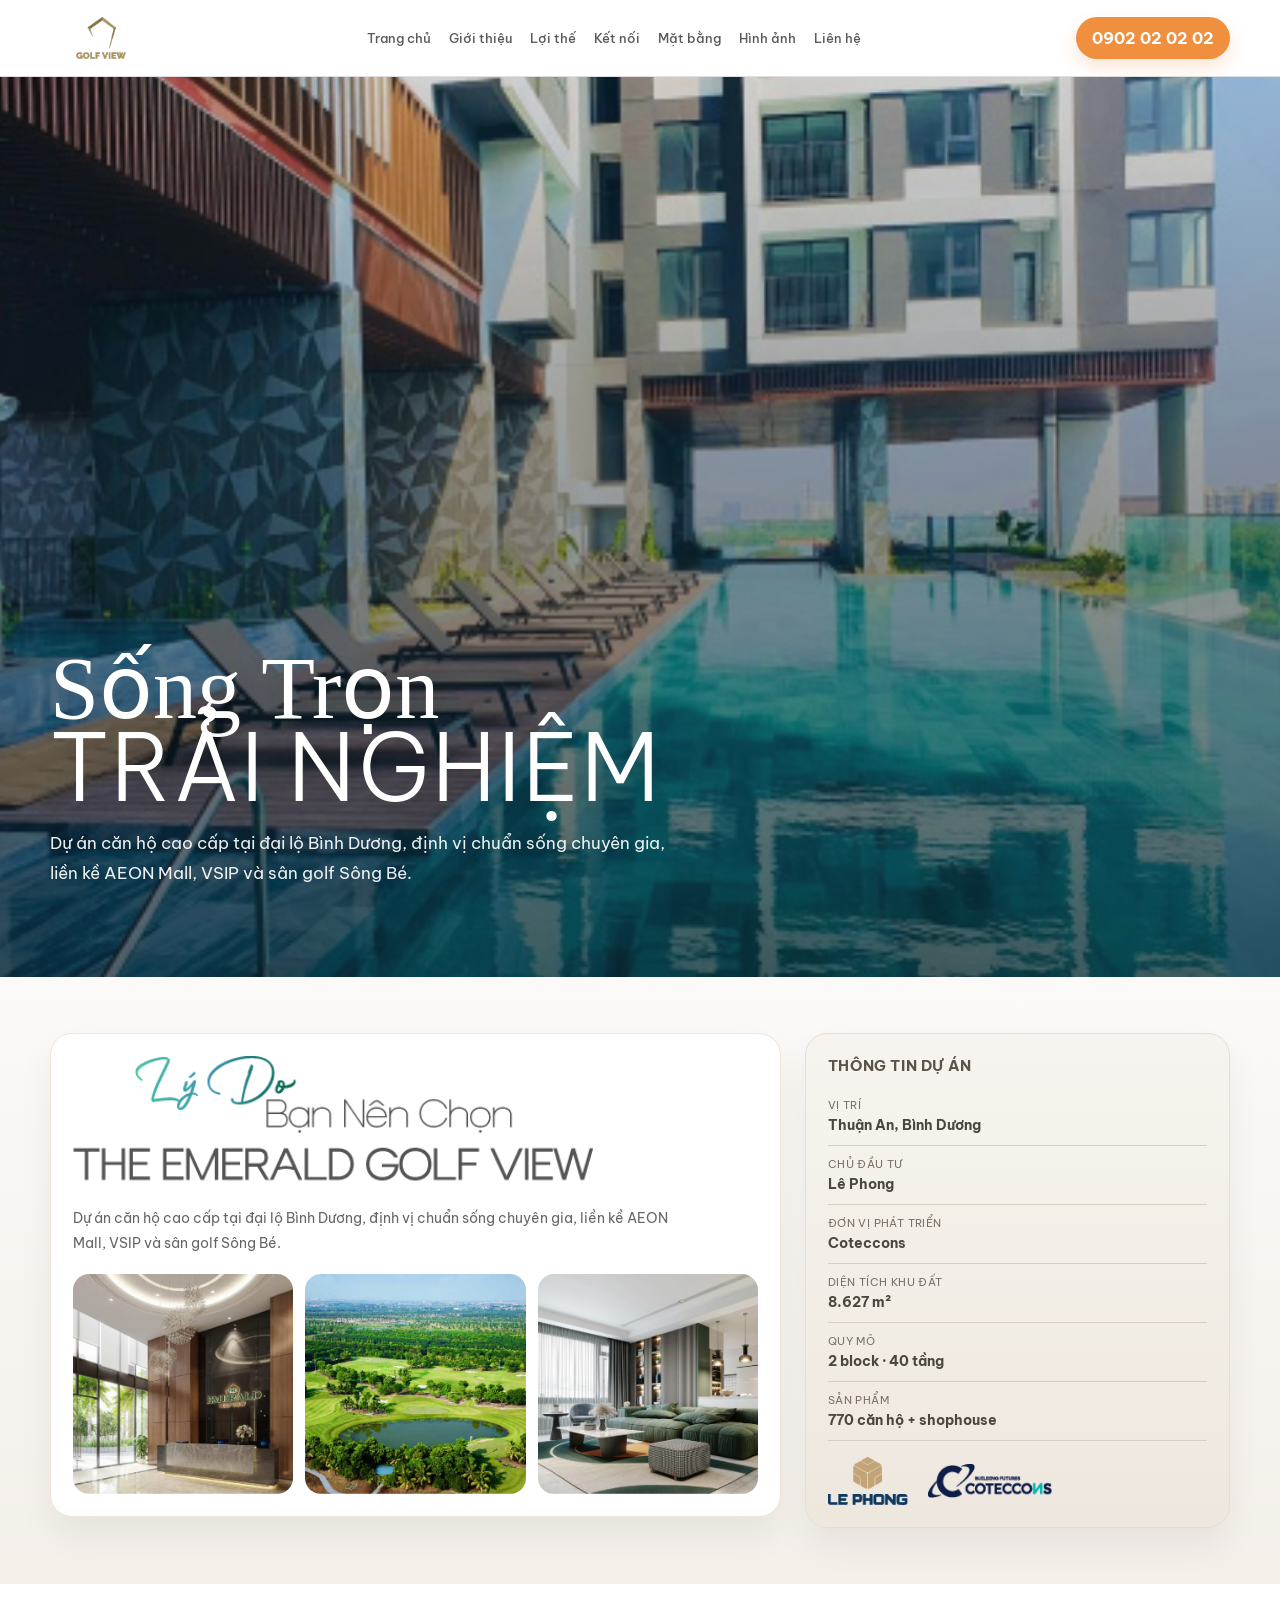
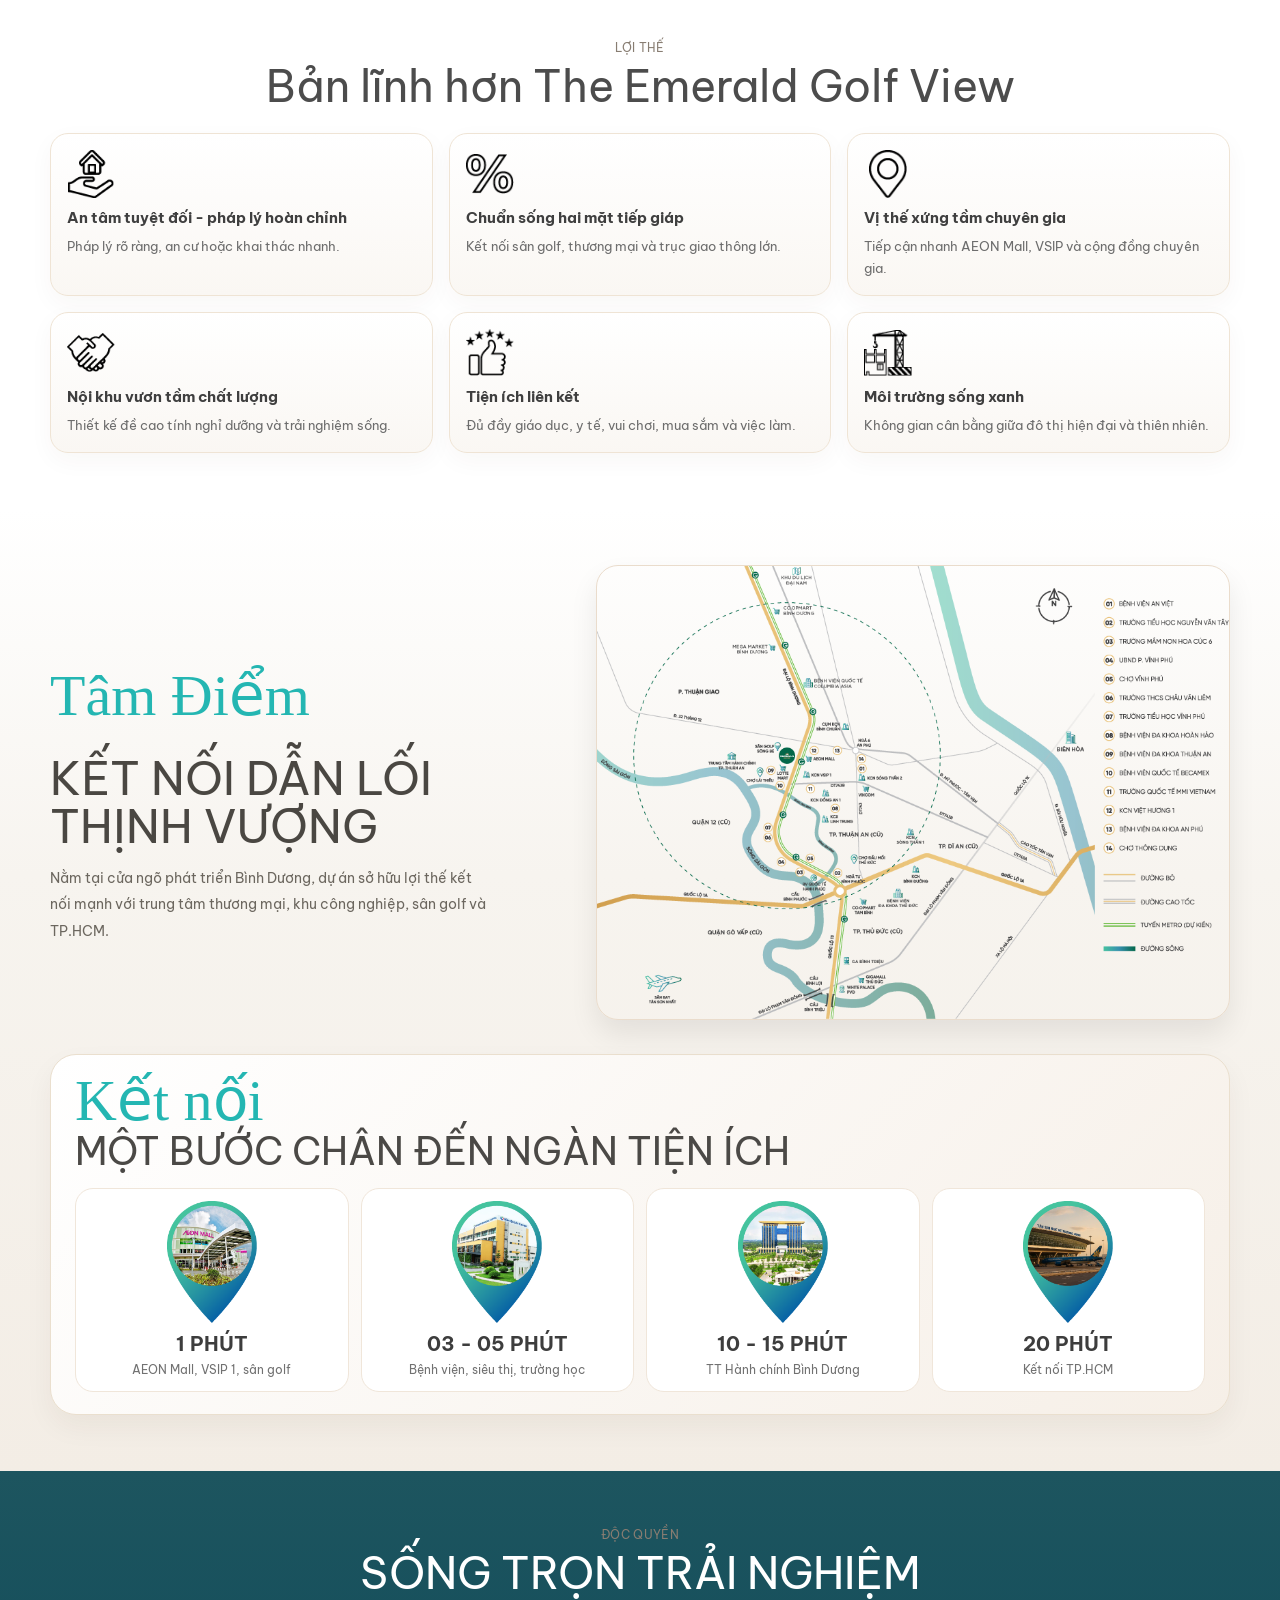
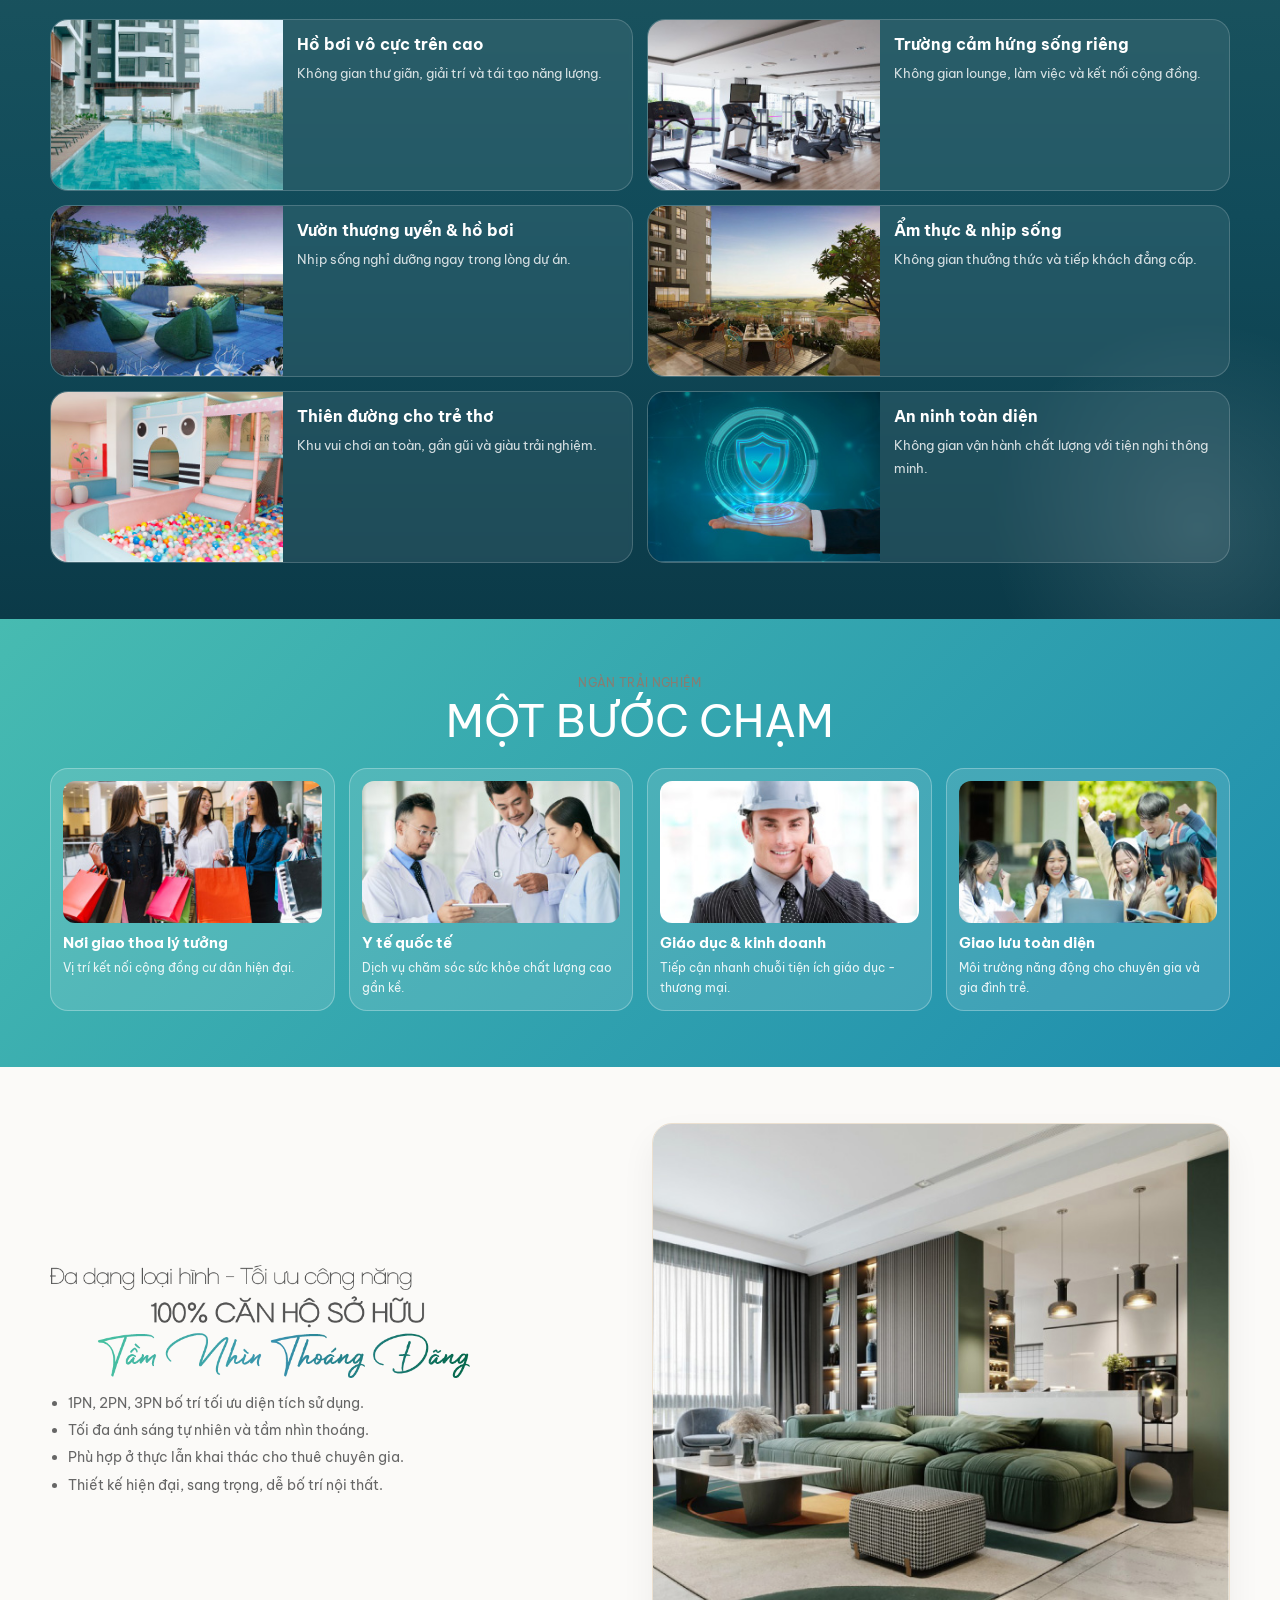
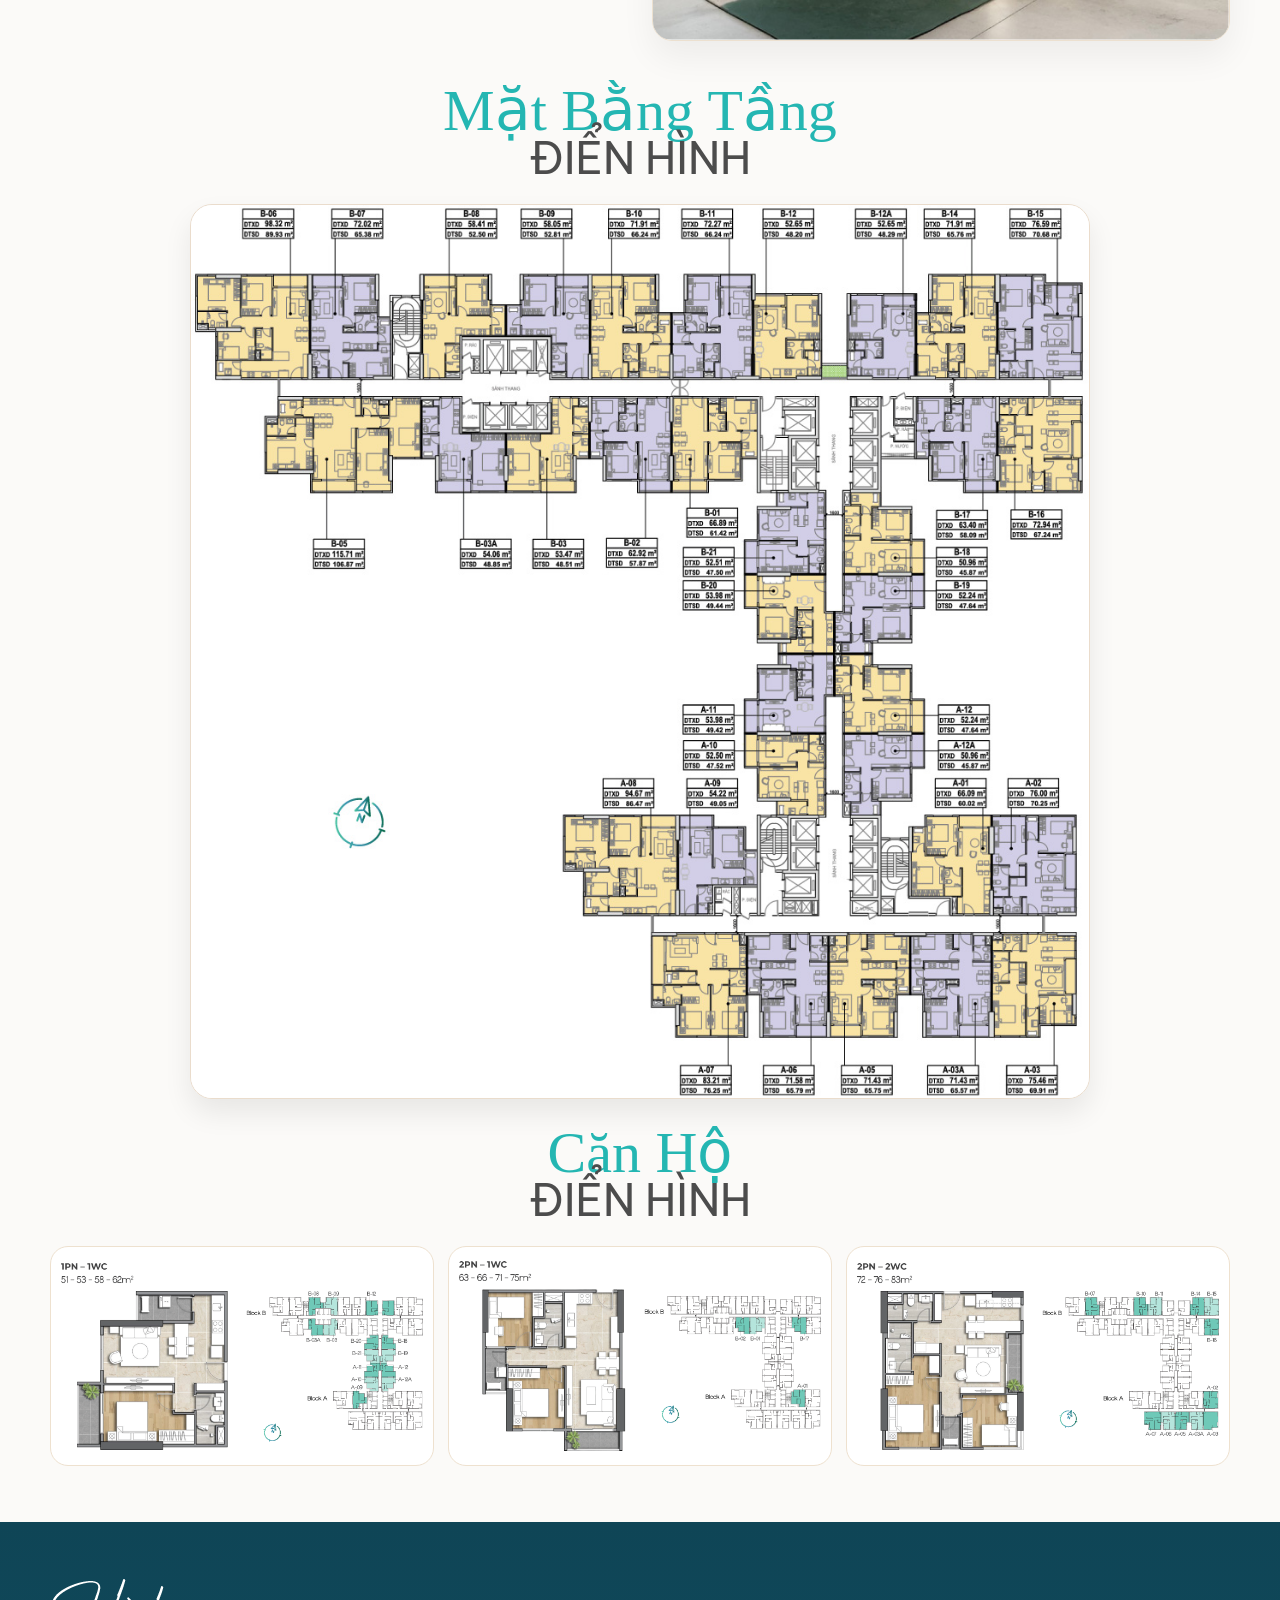
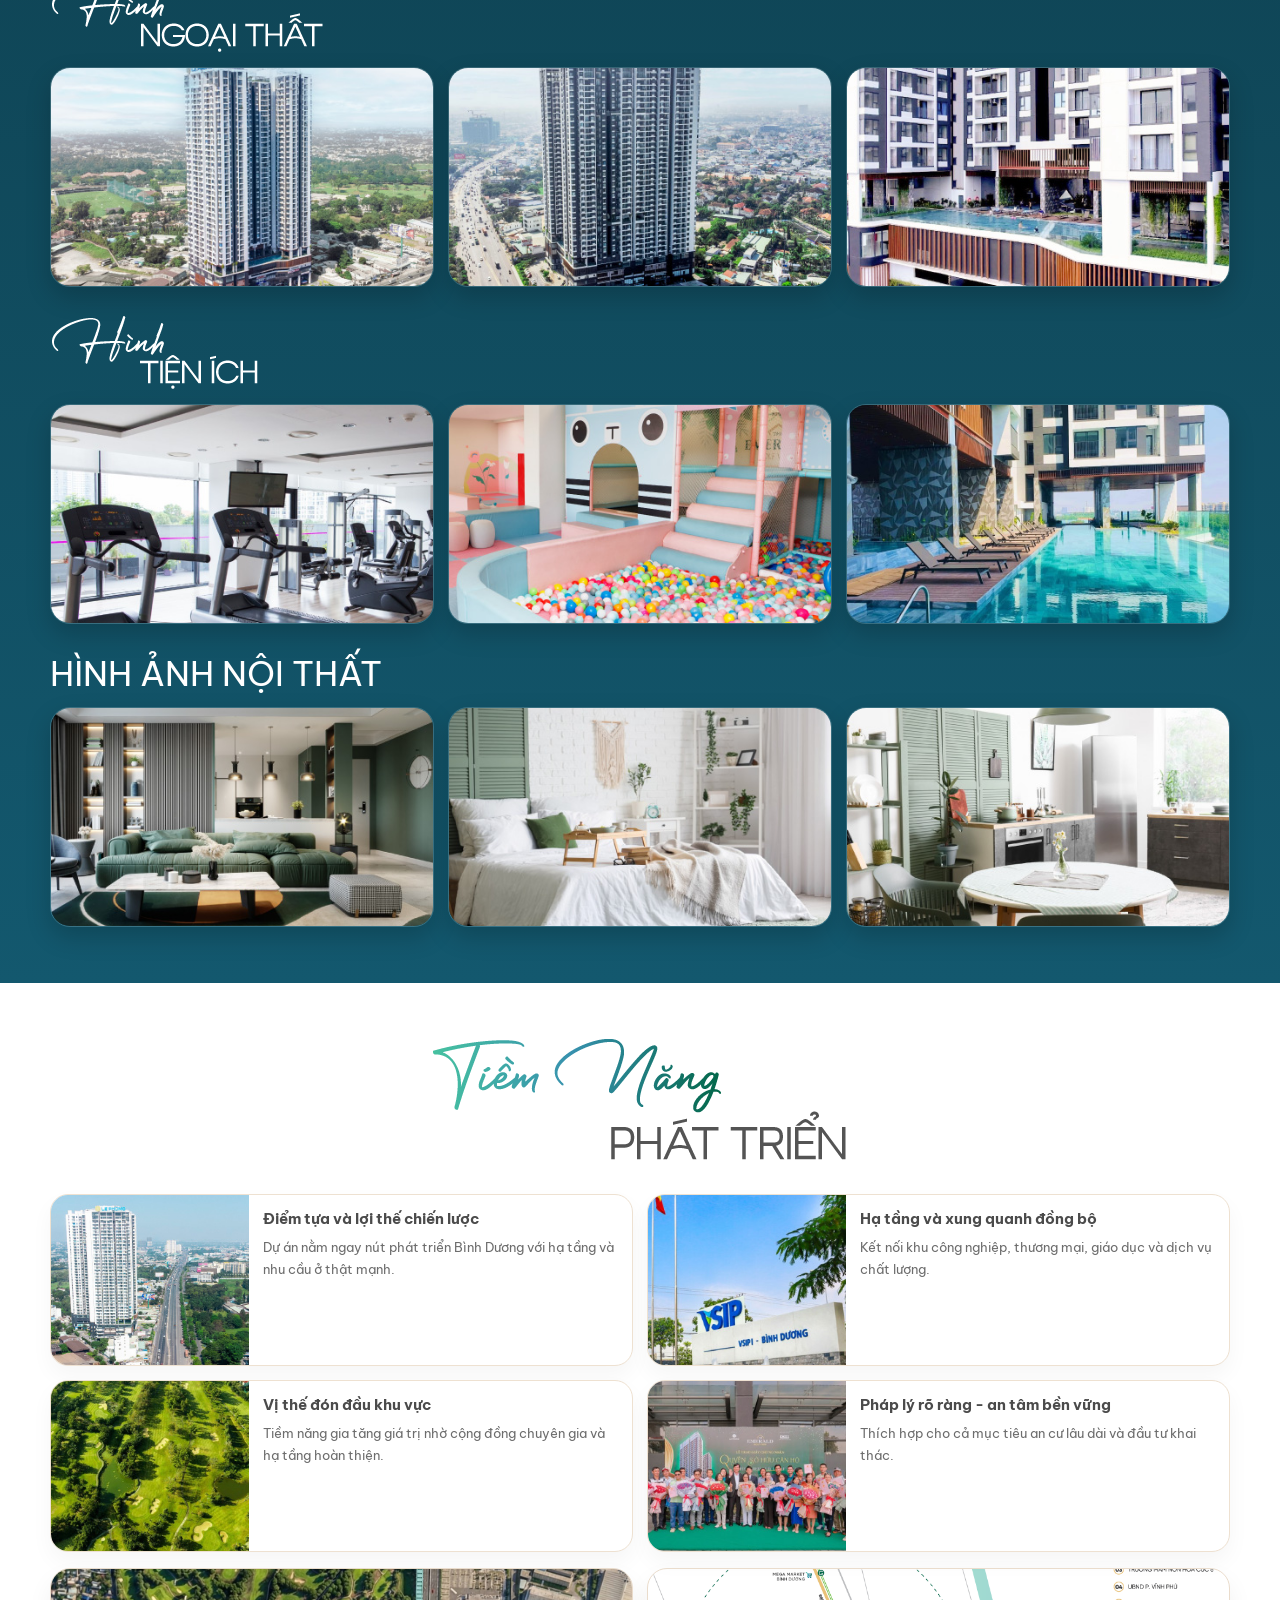
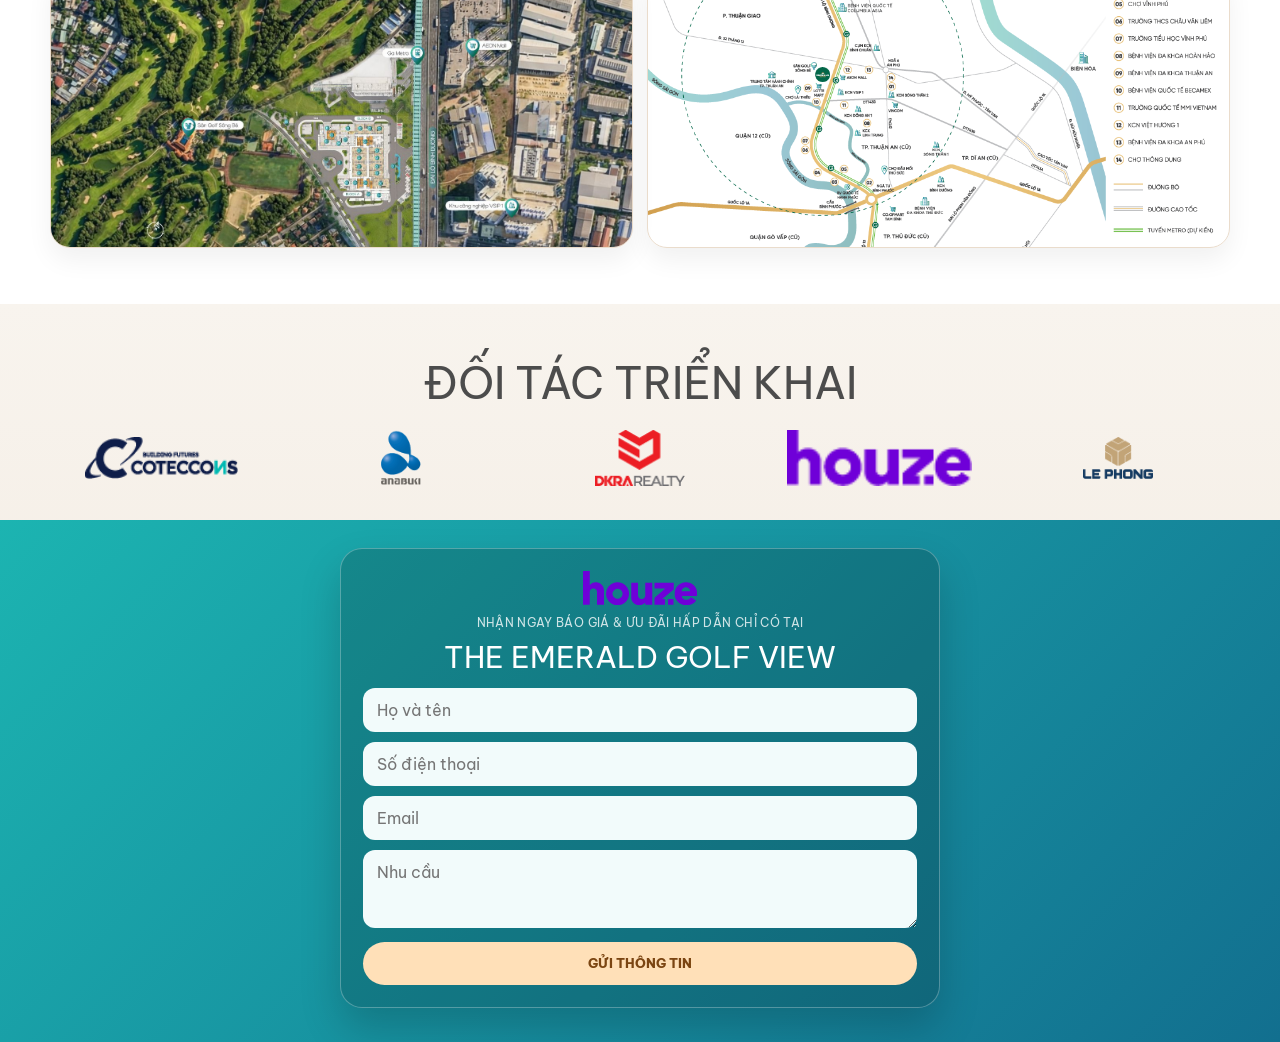
<file: houze-clone/v3/index.html>
<!doctype html>
<html lang="vi">
<head>
  <meta charset="utf-8" />
  <meta name="viewport" content="width=device-width, initial-scale=1" />
  <title>Emerald Landing V3</title>
  <meta name="description" content="Phiên bản V3: giữ nội dung V2, chuyển ngôn ngữ thiết kế theo phong cách The Aspira." />
  <link rel="preconnect" href="https://fonts.googleapis.com" />
  <link rel="preconnect" href="https://fonts.gstatic.com" crossorigin />
  <link href="https://fonts.googleapis.com/css2?family=Be+Vietnam+Pro:wght@400;500;600;700;800&display=swap" rel="stylesheet" />
  <link rel="stylesheet" href="./styles.css" />
</head>
<body>
  <header class="topbar">
    <div class="container topbar-wrap">
      <a class="brand" href="#hero">
        <img src="../assets/images/landing-page-pc-export-02-20260130035915-ev6_i.png" alt="Emerald" />
      </a>
      <nav class="nav">
        <a href="#hero">Trang chủ</a>
        <a href="#overview">Giới thiệu</a>
        <a href="#advantages">Lợi thế</a>
        <a href="#connect">Kết nối</a>
        <a href="#plans">Mặt bằng</a>
        <a href="#gallery">Hình ảnh</a>
        <a href="#contact">Liên hệ</a>
      </nav>
      <a class="cta-mini" href="tel:0902020202">0902 02 02 02</a>
    </div>
  </header>

  <main>
    <section class="hero" id="hero">
      <div class="hero-slider-bg"></div>
      <div class="hero-overlay"></div>
      <div class="container hero-content">
        <div class="hero-title-lockup">
          <p class="script">Sống Trọn</p>
          <h1>TRẢI NGHIỆM</h1>
          <p class="hero-desc">Dự án căn hộ cao cấp tại đại lộ Bình Dương, định vị chuẩn sống chuyên gia, liền kề AEON Mall, VSIP và sân golf Sông Bé.</p>
        </div>
      </div>
    </section>

    <section class="section intro-section" id="overview">
      <div class="container intro-grid">
        <div class="intro-copy card-light">
          <img class="headline" src="../assets/images/landing-page-pc-export-13-20260130074707-jr1gy.png" alt="headline" />
          <p class="lead">Dự án căn hộ cao cấp tại đại lộ Bình Dương, định vị chuẩn sống chuyên gia, liền kề AEON Mall, VSIP và sân golf Sông Bé.</p>
          <div class="thumb-row">
            <img src="../assets/images/landing-page-pc-export-10-20260130073811-q_s6x.jpg" alt="Lobby" />
            <img src="../assets/images/landing-page-pc-export-11-20260130073839-g-clk.jpg" alt="Golf" />
            <img src="../assets/images/landing-page-pc-export-12-20260130073849-d7yw8.jpg" alt="Interior" />
          </div>
        </div>
        <aside class="project-facts card-dark">
          <h3>THÔNG TIN DỰ ÁN</h3>
          <ul>
            <li><span>Vị trí</span><strong>Thuận An, Bình Dương</strong></li>
            <li><span>Chủ đầu tư</span><strong>Lê Phong</strong></li>
            <li><span>Đơn vị phát triển</span><strong>Coteccons</strong></li>
            <li><span>Diện tích khu đất</span><strong>8.627 m²</strong></li>
            <li><span>Quy mô</span><strong>2 block · 40 tầng</strong></li>
            <li><span>Sản phẩm</span><strong>770 căn hộ + shophouse</strong></li>
          </ul>
          <div class="partners">
            <img src="../assets/images/landing-page-pc-export-07-20260130070125-umjw_.png" alt="Lê Phong" />
            <img src="../assets/images/landing-page-pc-export-70-20260130095557-n1qnj.png" alt="Coteccons" />
          </div>
        </aside>
      </div>
    </section>

    <section class="section tone-warm" id="advantages">
      <div class="container">
        <div class="section-heading center">
          <p class="eyebrow">Lợi Thế</p>
          <h2>Bản lĩnh hơn The Emerald Golf View</h2>
        </div>
        <div class="adv-grid">
          <article class="adv-card"><img src="../assets/images/landing-page-pc-export-14-20260130074900-2oxhs.png" alt="" /><h4>An tâm tuyệt đối - pháp lý hoàn chỉnh</h4><p>Pháp lý rõ ràng, an cư hoặc khai thác nhanh.</p></article>
          <article class="adv-card"><img src="../assets/images/landing-page-pc-export-15-20260130075002-uq2m7.png" alt="" /><h4>Chuẩn sống hai mặt tiếp giáp</h4><p>Kết nối sân golf, thương mại và trục giao thông lớn.</p></article>
          <article class="adv-card"><img src="../assets/images/landing-page-pc-export-16-20260130075002-p5a4p.png" alt="" /><h4>Vị thế xứng tầm chuyên gia</h4><p>Tiếp cận nhanh AEON Mall, VSIP và cộng đồng chuyên gia.</p></article>
          <article class="adv-card"><img src="../assets/images/landing-page-pc-export-17-20260130075002-d2ovn.png" alt="" /><h4>Nội khu vươn tầm chất lượng</h4><p>Thiết kế đề cao tính nghỉ dưỡng và trải nghiệm sống.</p></article>
          <article class="adv-card"><img src="../assets/images/landing-page-pc-export-18-20260130075002-hnazq.png" alt="" /><h4>Tiện ích liên kết</h4><p>Đủ đầy giáo dục, y tế, vui chơi, mua sắm và việc làm.</p></article>
          <article class="adv-card"><img src="../assets/images/landing-page-pc-export-19-20260130075002-keiwm.png" alt="" /><h4>Môi trường sống xanh</h4><p>Không gian cân bằng giữa đô thị hiện đại và thiên nhiên.</p></article>
        </div>
      </div>
    </section>

    <section class="section connect-section" id="connect">
      <div class="container connect-grid">
        <div class="connect-copy">
          <p class="script small">Tâm Điểm</p>
          <h2>KẾT NỐI DẪN LỐI THỊNH VƯỢNG</h2>
          <p>Nằm tại cửa ngõ phát triển Bình Dương, dự án sở hữu lợi thế kết nối mạnh với trung tâm thương mại, khu công nghiệp, sân golf và TP.HCM.</p>
        </div>
        <div class="connect-map-wrap">
          <img src="../assets/images/landing-page-pc-export-20-20260130080533-i2o5j.png" alt="Bản đồ kết nối" />
        </div>
      </div>
      <div class="container milestone-band">
        <div class="milestone-head">
          <p class="script small">Kết nối</p>
          <h3>MỘT BƯỚC CHÂN ĐẾN NGÀN TIỆN ÍCH</h3>
        </div>
        <div class="milestone-grid">
          <div><img src="../assets/images/landing-page-pc-export-23-20260130082337-k3z0o.png" alt="" /><b>1 PHÚT</b><span>AEON Mall, VSIP 1, sân golf</span></div>
          <div><img src="../assets/images/landing-page-pc-export-24-20260130082821-dxpgk.png" alt="" /><b>03 - 05 PHÚT</b><span>Bệnh viện, siêu thị, trường học</span></div>
          <div><img src="../assets/images/landing-page-pc-export-25-20260130082827-mvwhw.png" alt="" /><b>10 - 15 PHÚT</b><span>TT Hành chính Bình Dương</span></div>
          <div><img src="../assets/images/landing-page-pc-export-26-20260130082830-bxaah.png" alt="" /><b>20 PHÚT</b><span>Kết nối TP.HCM</span></div>
        </div>
      </div>
    </section>

    <section class="section experience-section" id="experience">
      <div class="container">
        <div class="section-heading center light-on-dark">
          <p class="eyebrow">Độc quyền</p>
          <h2>SỐNG TRỌN TRẢI NGHIỆM</h2>
        </div>
        <div class="experience-grid">
          <article><img src="../assets/images/landing-page-pc-export-29-20260130084014-eemv_.jpg" alt="Hồ bơi" /><div><h4>Hồ bơi vô cực trên cao</h4><p>Không gian thư giãn, giải trí và tái tạo năng lượng.</p></div></article>
          <article><img src="../assets/images/landing-page-pc-export-30-20260130084205-aj6cv.jpg" alt="Lounge" /><div><h4>Trường cảm hứng sống riêng</h4><p>Không gian lounge, làm việc và kết nối cộng đồng.</p></div></article>
          <article><img src="../assets/images/landing-page-pc-export-31-20260130084401-dzirf.jpg" alt="Cảnh quan" /><div><h4>Vườn thượng uyển & hồ bơi</h4><p>Nhịp sống nghỉ dưỡng ngay trong lòng dự án.</p></div></article>
          <article><img src="../assets/images/landing-page-pc-export-32-20260130084452-omweb.jpg" alt="Cafe" /><div><h4>Ẩm thực & nhịp sống</h4><p>Không gian thưởng thức và tiếp khách đẳng cấp.</p></div></article>
          <article><img src="../assets/images/landing-page-pc-export-33-20260130084620-2poyk.jpg" alt="Kid zone" /><div><h4>Thiên đường cho trẻ thơ</h4><p>Khu vui chơi an toàn, gần gũi và giàu trải nghiệm.</p></div></article>
          <article><img src="../assets/images/landing-page-pc-export-34-20260130084742-fq7pr.jpg" alt="Công nghệ" /><div><h4>An ninh toàn diện</h4><p>Không gian vận hành chất lượng với tiện nghi thông minh.</p></div></article>
        </div>
      </div>
    </section>

    <section class="section gradient-banner">
      <div class="container">
        <div class="section-heading center white">
          <p class="eyebrow">Ngàn trải nghiệm</p>
          <h2>MỘT BƯỚC CHẠM</h2>
        </div>
        <div class="benefit-grid">
          <article><img src="../assets/images/landing-page-pc-export-38-20260130085924-8u5-a.jpg" alt="" /><h4>Nơi giao thoa lý tưởng</h4><p>Vị trí kết nối cộng đồng cư dân hiện đại.</p></article>
          <article><img src="../assets/images/landing-page-pc-export-39-20260130085924-j5vmn.jpg" alt="" /><h4>Y tế quốc tế</h4><p>Dịch vụ chăm sóc sức khỏe chất lượng cao gần kề.</p></article>
          <article><img src="../assets/images/landing-page-pc-export-40-20260130085937-y9gly.jpg" alt="" /><h4>Giáo dục & kinh doanh</h4><p>Tiếp cận nhanh chuỗi tiện ích giáo dục - thương mại.</p></article>
          <article><img src="../assets/images/landing-page-pc-export-41-20260130085924-k1tub.jpg" alt="" /><h4>Giao lưu toàn diện</h4><p>Môi trường năng động cho chuyên gia và gia đình trẻ.</p></article>
        </div>
      </div>
    </section>

    <section class="section plans-section" id="plans">
      <div class="container split-grid">
        <div class="copy-side">
          <img class="title-image" src="../assets/images/landing-page-pc-export-42-20260130091030-xenys.png" alt="100% căn hộ sở hữu" />
          <ul class="bullet-list">
            <li>1PN, 2PN, 3PN bố trí tối ưu diện tích sử dụng.</li>
            <li>Tối đa ánh sáng tự nhiên và tầm nhìn thoáng.</li>
            <li>Phù hợp ở thực lẫn khai thác cho thuê chuyên gia.</li>
            <li>Thiết kế hiện đại, sang trọng, dễ bố trí nội thất.</li>
          </ul>
        </div>
        <div class="image-side"><img src="../assets/images/landing-page-pc-export-43-20260130091114-vzijk.jpg" alt="Căn hộ mẫu" /></div>
      </div>
      <div class="container plan-showcase">
        <div class="section-heading center">
          <p class="script small">Mặt Bằng Tầng</p>
          <h2>ĐIỂN HÌNH</h2>
        </div>
        <div class="plan-main"><img src="../assets/images/landing-page-pc-export-45-20260130091503-7ad6-.jpg" alt="Mặt bằng tầng" /></div>
        <div class="section-heading center narrow-top">
          <p class="script small">Căn Hộ</p>
          <h2>ĐIỂN HÌNH</h2>
        </div>
        <div class="plan-grid">
          <img src="../assets/images/landing-page-pc-export-47-20260130091831-b-xym.png" alt="Plan 1" />
          <img src="../assets/images/landing-page-pc-export-48-20260130092014-rrt2j.png" alt="Plan 2" />
          <img src="../assets/images/landing-page-pc-export-49-20260130092235-8viax.png" alt="Plan 3" />
        </div>
      </div>
    </section>

    <section class="section gallery-section" id="gallery">
      <div class="container gallery-stack">
        <div class="gallery-group">
          <img class="gallery-title" src="../assets/images/landing-page-pc-export-51-20260130092503-gu_gq.png" alt="Hình ngoại thất" />
          <div class="gallery-grid"><img src="../assets/images/landing-page-pc-export-52-20260130092637-lnspt.jpg" alt="" /><img src="../assets/images/landing-page-pc-export-53-20260130092637-gpxie.jpg" alt="" /><img src="../assets/images/landing-page-pc-export-54-20260130092654-wthqg.jpg" alt="" /></div>
        </div>
        <div class="gallery-group">
          <img class="gallery-title" src="../assets/images/landing-page-pc-export-55-20260130092801-xjyfl.png" alt="Hình tiện ích" />
          <div class="gallery-grid"><img src="../assets/images/landing-page-pc-export-57-20260130092940-oyvux.jpg" alt="" /><img src="../assets/images/landing-page-pc-export-56-20260130092918-whqjy.jpg" alt="" /><img src="../assets/images/landing-page-pc-export-58-20260130093013-cd0qz.jpg" alt="" /></div>
        </div>
        <div class="gallery-group">
          <h3>HÌNH ẢNH NỘI THẤT</h3>
          <div class="gallery-grid"><img src="../assets/images/landing-page-pc-export-60-20260130093126-8eln9.jpg" alt="" /><img src="../assets/images/landing-page-pc-export-61-20260130093126-ljgu8.jpg" alt="" /><img src="../assets/images/landing-page-pc-export-62-20260130093126-wi8xl.jpg" alt="" /></div>
        </div>
      </div>
    </section>

    <section class="section development-section">
      <div class="container">
        <div class="section-heading center">
          <img class="title-image large" src="../assets/images/landing-page-pc-export-63-20260130093249-pn9d8.png" alt="Tiềm năng phát triển" />
        </div>
        <div class="news-grid">
          <article><img src="../assets/images/landing-page-pc-export-64-20260130093327-_ofps.jpg" alt="" /><div><h4>Điểm tựa và lợi thế chiến lược</h4><p>Dự án nằm ngay nút phát triển Bình Dương với hạ tầng và nhu cầu ở thật mạnh.</p></div></article>
          <article><img src="../assets/images/landing-page-pc-export-65-20260130093527-gm-8z.jpg" alt="" /><div><h4>Hạ tầng và xung quanh đồng bộ</h4><p>Kết nối khu công nghiệp, thương mại, giáo dục và dịch vụ chất lượng.</p></div></article>
          <article><img src="../assets/images/landing-page-pc-export-66-20260130093754-b1wir.jpg" alt="" /><div><h4>Vị thế đón đầu khu vực</h4><p>Tiềm năng gia tăng giá trị nhờ cộng đồng chuyên gia và hạ tầng hoàn thiện.</p></div></article>
          <article><img src="../assets/images/landing-page-pc-export-67-20260130093903-7zavw.jpg" alt="" /><div><h4>Pháp lý rõ ràng - an tâm bền vững</h4><p>Thích hợp cho cả mục tiêu an cư lâu dài và đầu tư khai thác.</p></div></article>
        </div>
        <div class="map-pair">
          <img src="../assets/images/landing-page-pc-export-68-20260130094019-pzpqr.jpg" alt="Bản đồ vệ tinh" />
          <img src="../assets/images/landing-page-pc-export-20-20260130080533-i2o5j.png" alt="Map overlay" />
        </div>
      </div>
    </section>

    <section class="section footer-cta-section" id="contact">
      <div class="container">
        <div class="section-heading center">
          <h2>ĐỐI TÁC TRIỂN KHAI</h2>
        </div>
        <div class="partner-logos">
          <img src="../assets/images/landing-page-pc-export-70-20260130095557-n1qnj.png" alt="Coteccons" />
          <img src="../assets/images/landing-page-pc-export-71-20260130095453--pvty.png" alt="Bimgroup" />
          <img src="../assets/images/landing-page-pc-export-72-20260130095221-pn1wb.png" alt="DKRA" />
          <img src="../assets/images/landing-page-pc-export-73-20260130095356-yrucg.png" alt="Houze" />
          <img src="../assets/images/landing-page-pc-export-69-20260130094649-cdu5x.png" alt="Lê Phong" />
        </div>
      </div>
      <div class="footer-cta-box-wrap">
        <div class="container">
          <div class="footer-cta-box">
            <img class="footer-brand" src="../assets/images/landing-page-pc-export-76-20260227033349-ku4ou.png" alt="houze" />
            <p class="eyebrow light">Nhận ngay báo giá & ưu đãi hấp dẫn chỉ có tại</p>
            <h3>THE EMERALD GOLF VIEW</h3>
            <form class="footer-form">
              <input placeholder="Họ và tên" />
              <input placeholder="Số điện thoại" />
              <input placeholder="Email" />
              <textarea placeholder="Nhu cầu"></textarea>
              <button type="button">GỬI THÔNG TIN</button>
            </form>
          </div>
        </div>
      </div>
    </section>
  </main>
</body>
</html>
</file>
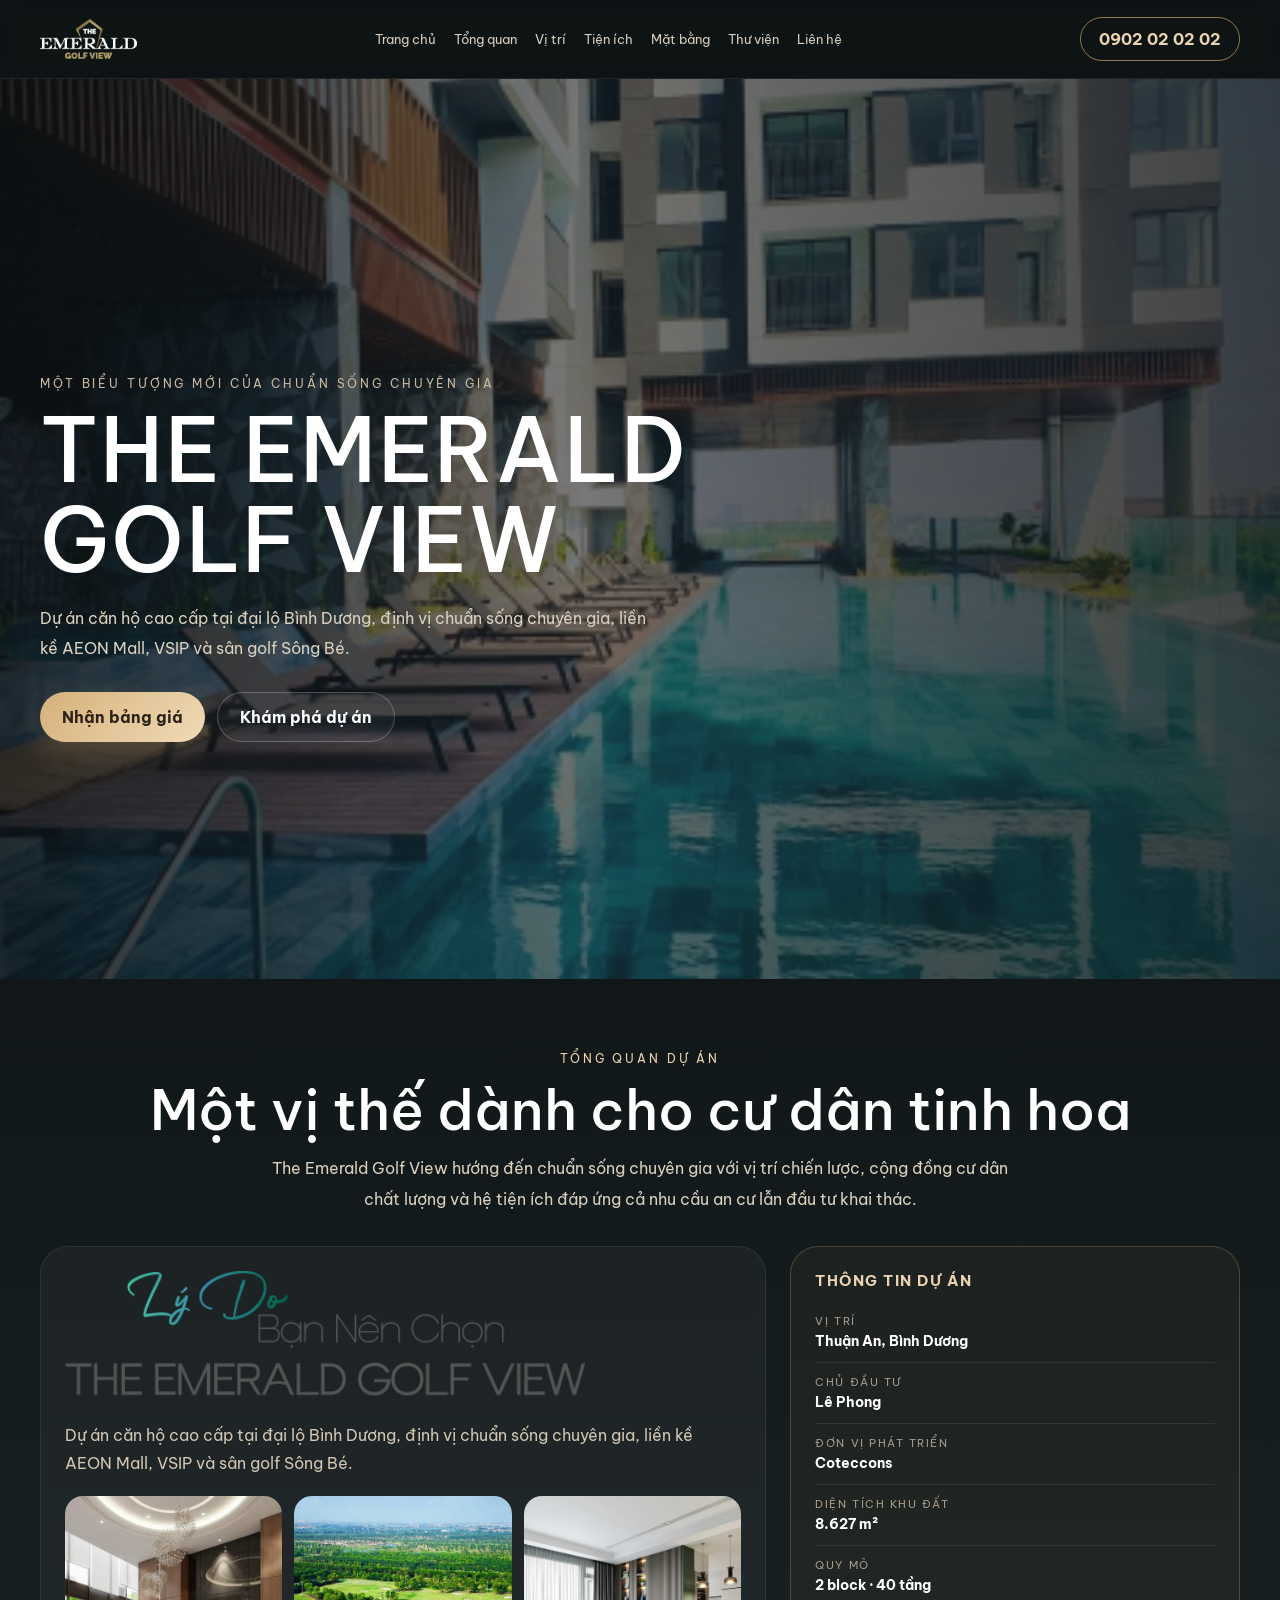
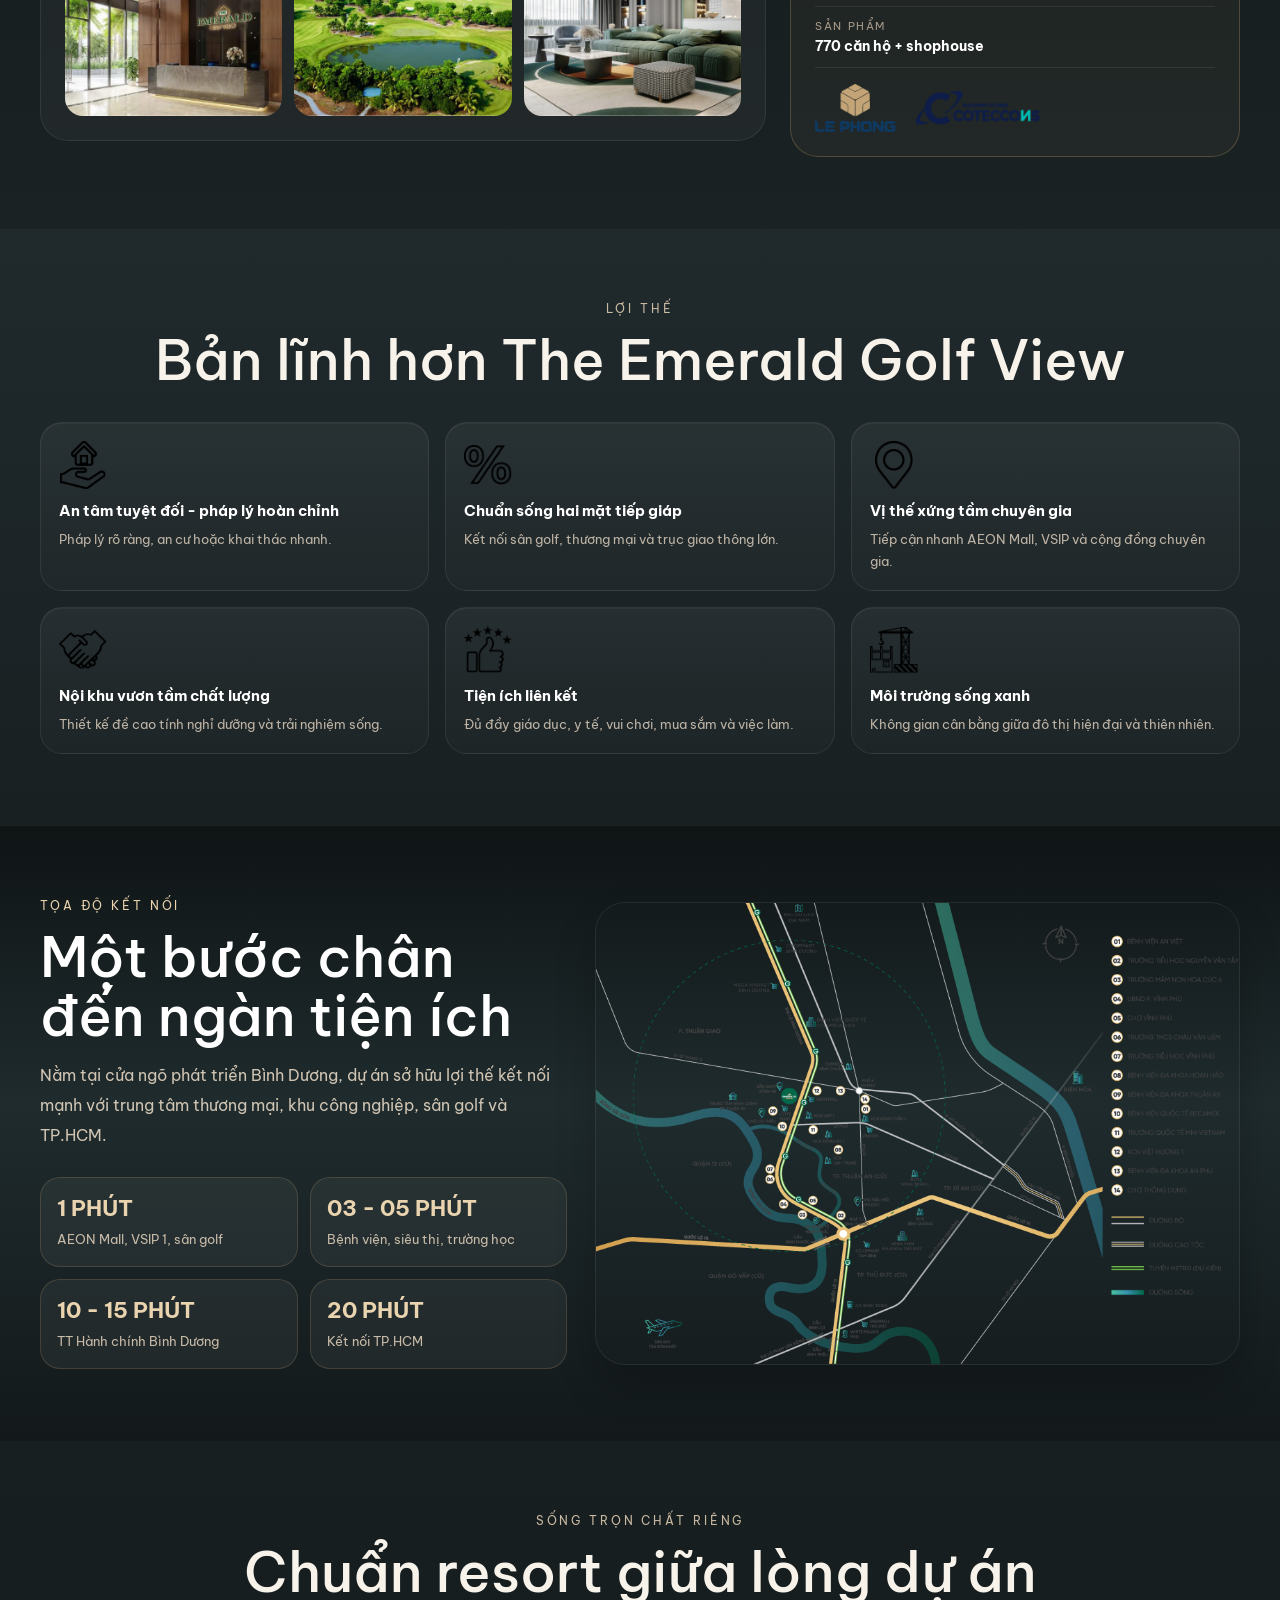
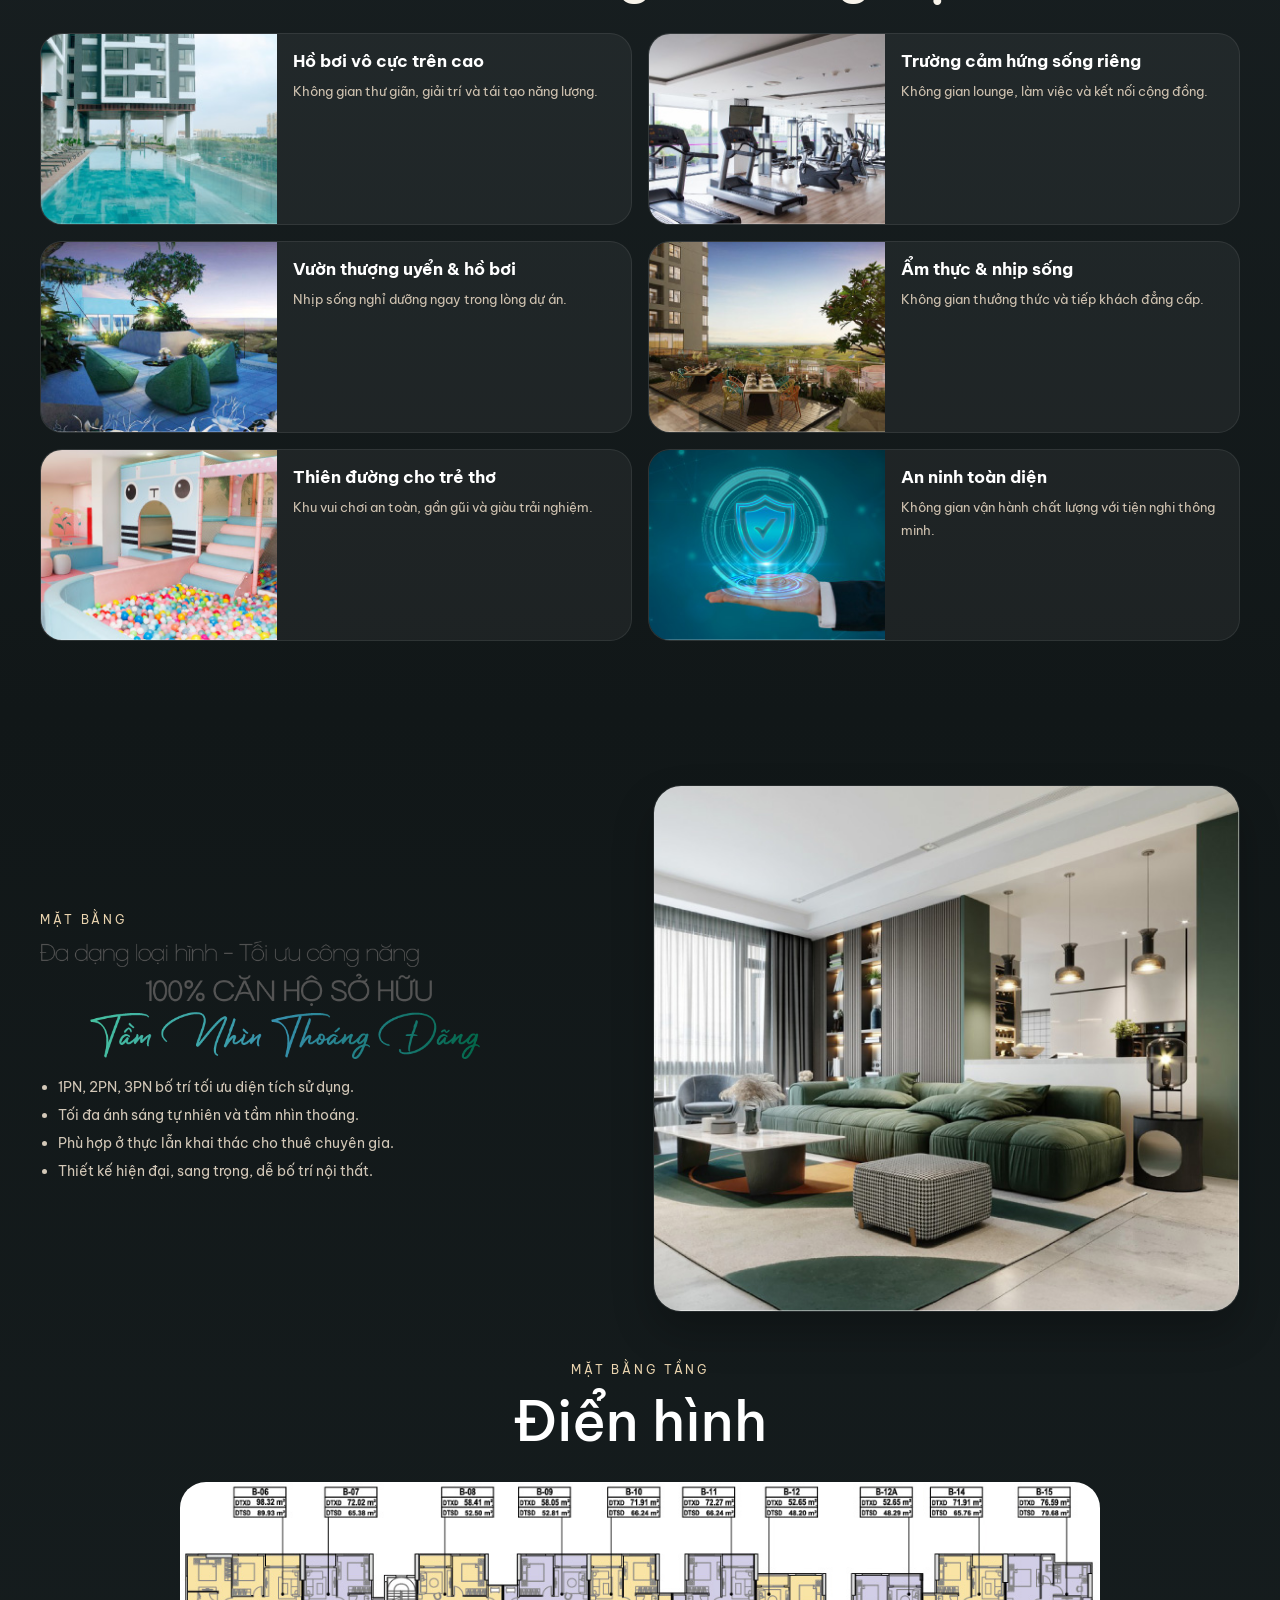
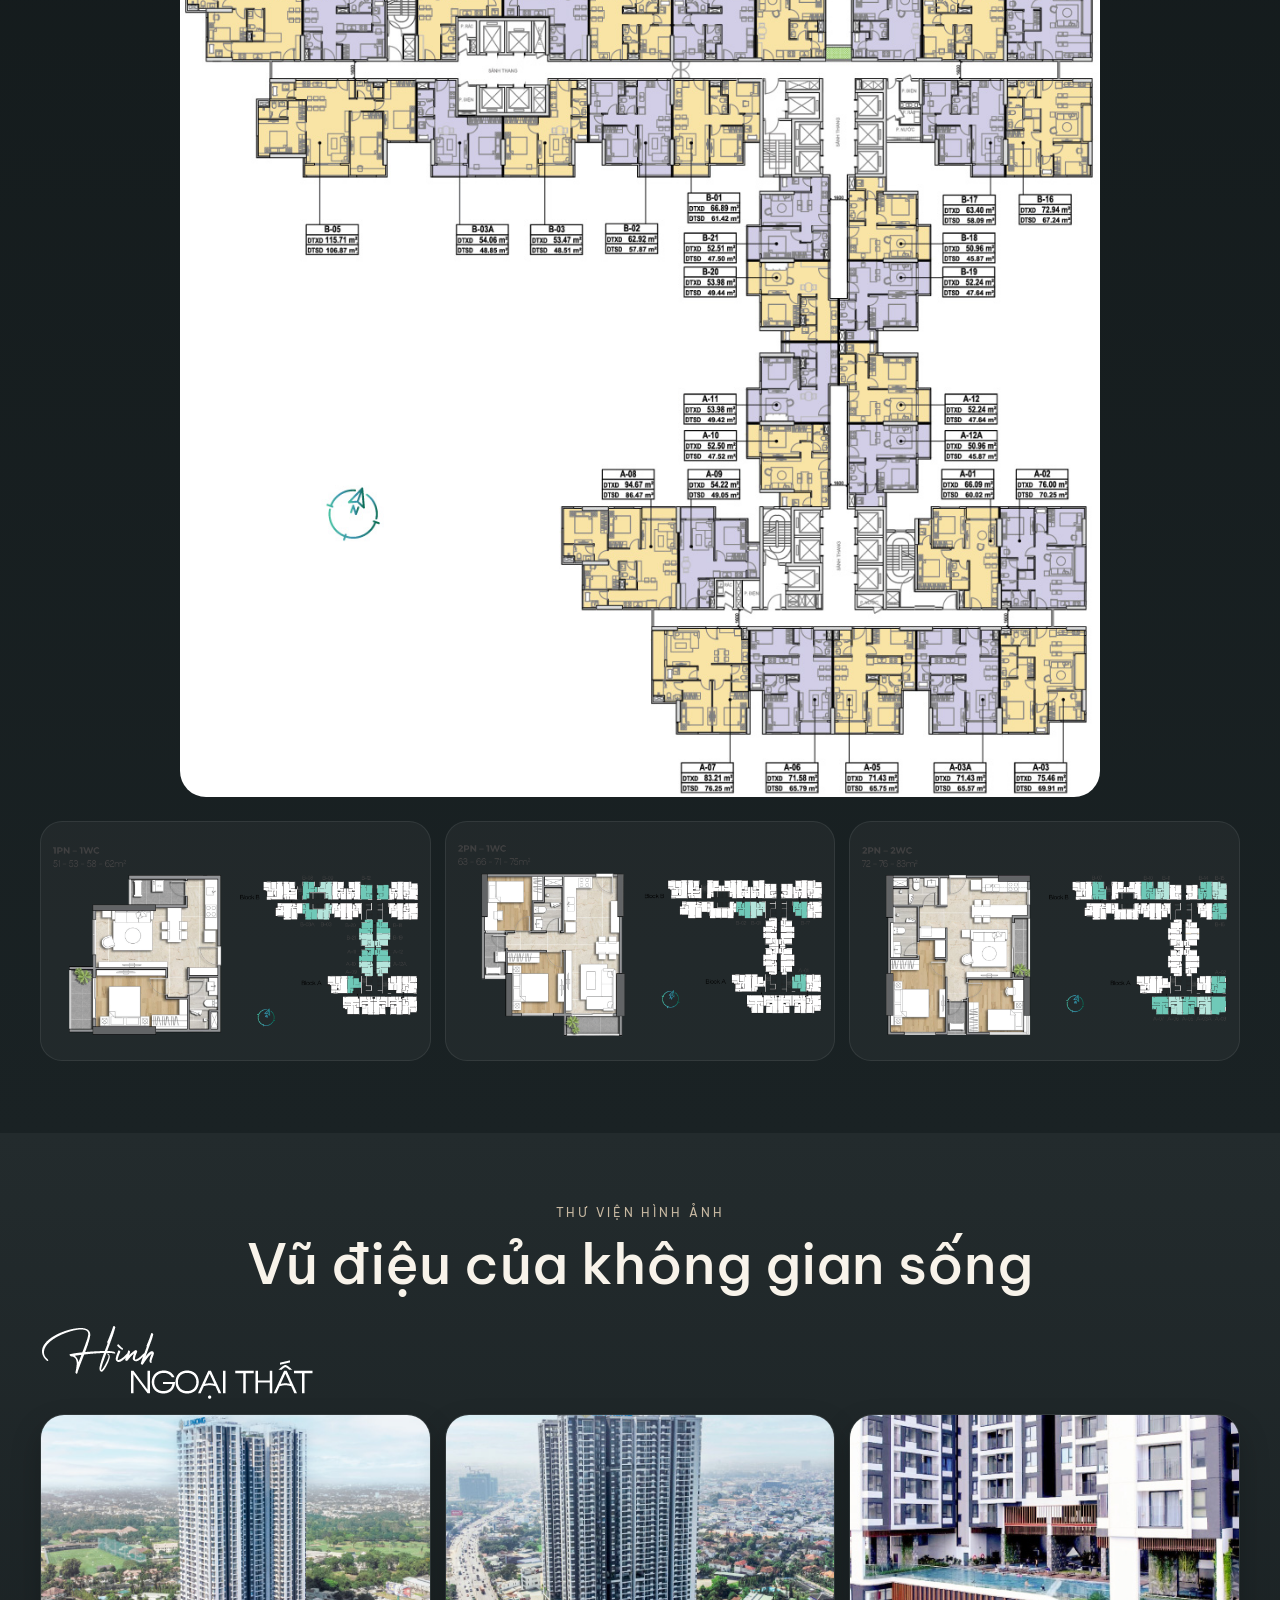
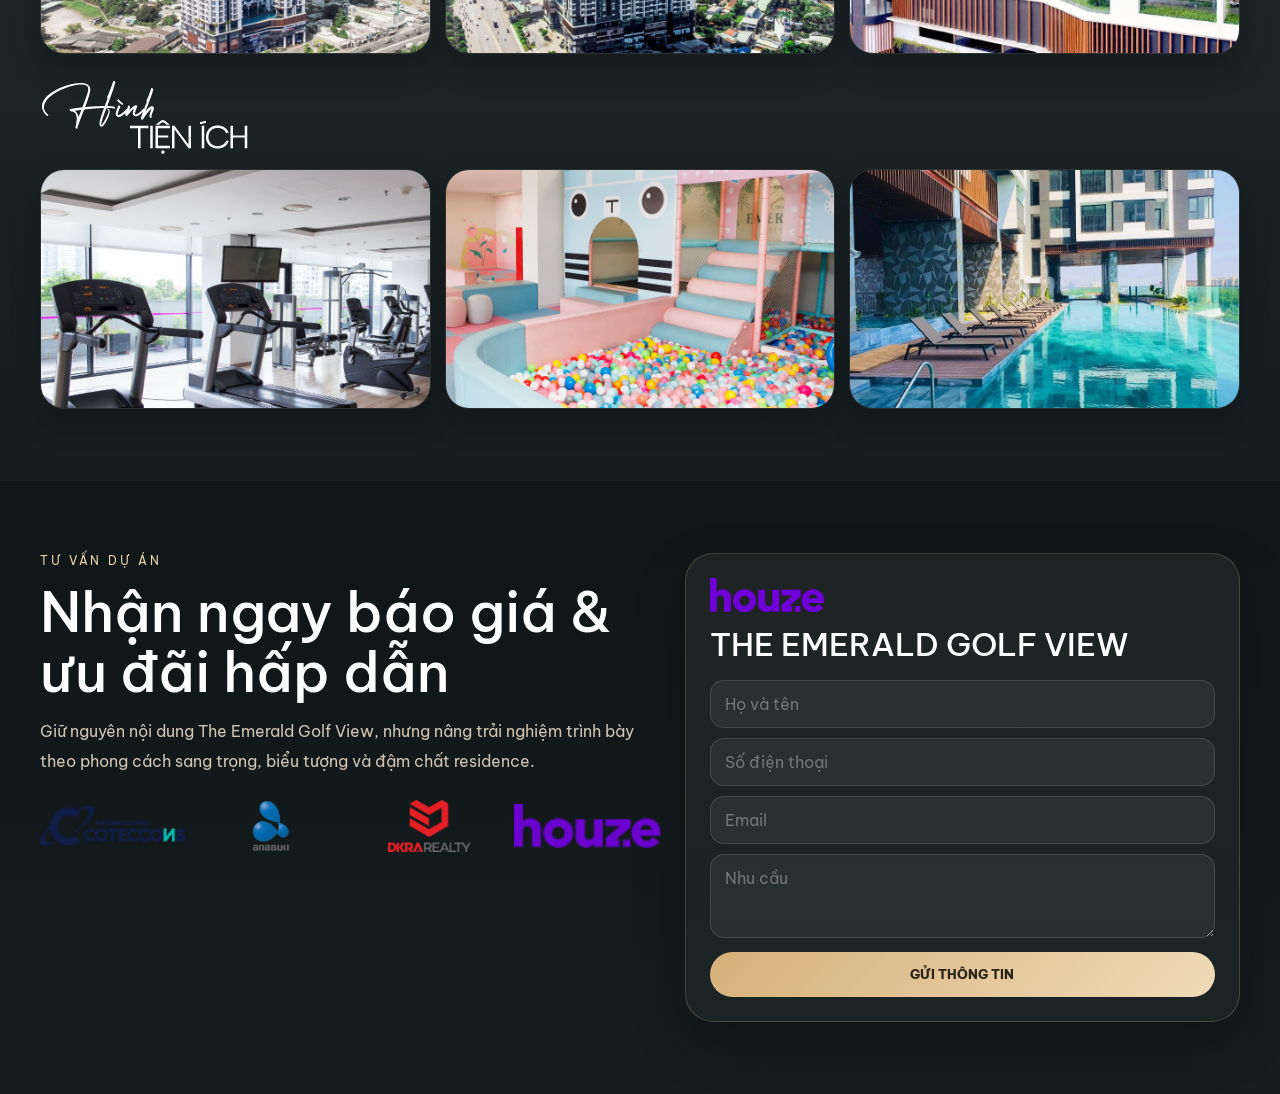
<file: houze-clone/v4/index.html>
<!doctype html>
<html lang="vi">
<head>
  <meta charset="utf-8" />
  <meta name="viewport" content="width=device-width, initial-scale=1" />
  <title>Emerald Landing V4</title>
  <meta name="description" content="V4: design direction inspired by The Regency, content kept for The Emerald Golf View." />
  <link rel="preconnect" href="https://fonts.googleapis.com" />
  <link rel="preconnect" href="https://fonts.gstatic.com" crossorigin />
  <link href="https://fonts.googleapis.com/css2?family=Be+Vietnam+Pro:wght@400;500;600;700;800&display=swap" rel="stylesheet" />
  <link rel="stylesheet" href="./styles.css" />
</head>
<body>
  <header class="site-header">
    <div class="container header-wrap">
      <a class="brand" href="#hero">
        <img src="../assets/images/landing-page-pc-export-02-20260130035915-ev6_i.png" alt="Emerald" />
      </a>
      <nav class="main-nav">
        <a href="#hero">Trang chủ</a>
        <a href="#summary">Tổng quan</a>
        <a href="#position">Vị trí</a>
        <a href="#amenities">Tiện ích</a>
        <a href="#plans">Mặt bằng</a>
        <a href="#gallery">Thư viện</a>
        <a href="#contact">Liên hệ</a>
      </nav>
      <a class="header-cta" href="tel:0902020202">0902 02 02 02</a>
    </div>
  </header>

  <main>
    <section class="hero" id="hero">
      <div class="hero-bg"></div>
      <div class="hero-shade"></div>
      <div class="container hero-inner">
        <div class="hero-copy">
          <p class="eyebrow">MỘT BIỂU TƯỢNG MỚI CỦA CHUẨN SỐNG CHUYÊN GIA</p>
          <h1>The Emerald Golf View</h1>
          <p class="hero-lead">Dự án căn hộ cao cấp tại đại lộ Bình Dương, định vị chuẩn sống chuyên gia, liền kề AEON Mall, VSIP và sân golf Sông Bé.</p>
          <div class="hero-actions">
            <a class="btn gold" href="#contact">Nhận bảng giá</a>
            <a class="btn ghost" href="#summary">Khám phá dự án</a>
          </div>
        </div>
      </div>
    </section>

    <section class="section dark-section" id="summary">
      <div class="container section-intro center">
        <p class="eyebrow gold-txt">TỔNG QUAN DỰ ÁN</p>
        <h2>Một vị thế dành cho cư dân tinh hoa</h2>
        <p class="lead center narrow">The Emerald Golf View hướng đến chuẩn sống chuyên gia với vị trí chiến lược, cộng đồng cư dân chất lượng và hệ tiện ích đáp ứng cả nhu cầu an cư lẫn đầu tư khai thác.</p>
      </div>
      <div class="container summary-grid">
        <div class="summary-copy card glass">
          <img class="headline" src="../assets/images/landing-page-pc-export-13-20260130074707-jr1gy.png" alt="headline" />
          <p>Dự án căn hộ cao cấp tại đại lộ Bình Dương, định vị chuẩn sống chuyên gia, liền kề AEON Mall, VSIP và sân golf Sông Bé.</p>
          <div class="thumb-row">
            <img src="../assets/images/landing-page-pc-export-10-20260130073811-q_s6x.jpg" alt="Lobby" />
            <img src="../assets/images/landing-page-pc-export-11-20260130073839-g-clk.jpg" alt="Golf" />
            <img src="../assets/images/landing-page-pc-export-12-20260130073849-d7yw8.jpg" alt="Interior" />
          </div>
        </div>
        <aside class="summary-facts card outline">
          <h3>THÔNG TIN DỰ ÁN</h3>
          <ul>
            <li><span>Vị trí</span><strong>Thuận An, Bình Dương</strong></li>
            <li><span>Chủ đầu tư</span><strong>Lê Phong</strong></li>
            <li><span>Đơn vị phát triển</span><strong>Coteccons</strong></li>
            <li><span>Diện tích khu đất</span><strong>8.627 m²</strong></li>
            <li><span>Quy mô</span><strong>2 block · 40 tầng</strong></li>
            <li><span>Sản phẩm</span><strong>770 căn hộ + shophouse</strong></li>
          </ul>
          <div class="partners">
            <img src="../assets/images/landing-page-pc-export-07-20260130070125-umjw_.png" alt="Le Phong" />
            <img src="../assets/images/landing-page-pc-export-70-20260130095557-n1qnj.png" alt="Coteccons" />
          </div>
        </aside>
      </div>
    </section>

    <section class="section contrast-section" id="advantages">
      <div class="container section-intro center">
        <p class="eyebrow">LỢI THẾ</p>
        <h2>Bản lĩnh hơn The Emerald Golf View</h2>
      </div>
      <div class="container advantage-grid">
        <article class="lux-card"><img src="../assets/images/landing-page-pc-export-14-20260130074900-2oxhs.png" alt="" /><h4>An tâm tuyệt đối - pháp lý hoàn chỉnh</h4><p>Pháp lý rõ ràng, an cư hoặc khai thác nhanh.</p></article>
        <article class="lux-card"><img src="../assets/images/landing-page-pc-export-15-20260130075002-uq2m7.png" alt="" /><h4>Chuẩn sống hai mặt tiếp giáp</h4><p>Kết nối sân golf, thương mại và trục giao thông lớn.</p></article>
        <article class="lux-card"><img src="../assets/images/landing-page-pc-export-16-20260130075002-p5a4p.png" alt="" /><h4>Vị thế xứng tầm chuyên gia</h4><p>Tiếp cận nhanh AEON Mall, VSIP và cộng đồng chuyên gia.</p></article>
        <article class="lux-card"><img src="../assets/images/landing-page-pc-export-17-20260130075002-d2ovn.png" alt="" /><h4>Nội khu vươn tầm chất lượng</h4><p>Thiết kế đề cao tính nghỉ dưỡng và trải nghiệm sống.</p></article>
        <article class="lux-card"><img src="../assets/images/landing-page-pc-export-18-20260130075002-hnazq.png" alt="" /><h4>Tiện ích liên kết</h4><p>Đủ đầy giáo dục, y tế, vui chơi, mua sắm và việc làm.</p></article>
        <article class="lux-card"><img src="../assets/images/landing-page-pc-export-19-20260130075002-keiwm.png" alt="" /><h4>Môi trường sống xanh</h4><p>Không gian cân bằng giữa đô thị hiện đại và thiên nhiên.</p></article>
      </div>
    </section>

    <section class="section dark-section scenic" id="position">
      <div class="container scenic-grid">
        <div class="scenic-copy">
          <p class="eyebrow gold-txt">TỌA ĐỘ KẾT NỐI</p>
          <h2>Một bước chân đến ngàn tiện ích</h2>
          <p>Nằm tại cửa ngõ phát triển Bình Dương, dự án sở hữu lợi thế kết nối mạnh với trung tâm thương mại, khu công nghiệp, sân golf và TP.HCM.</p>
          <div class="mile-grid">
            <div><b>1 PHÚT</b><span>AEON Mall, VSIP 1, sân golf</span></div>
            <div><b>03 - 05 PHÚT</b><span>Bệnh viện, siêu thị, trường học</span></div>
            <div><b>10 - 15 PHÚT</b><span>TT Hành chính Bình Dương</span></div>
            <div><b>20 PHÚT</b><span>Kết nối TP.HCM</span></div>
          </div>
        </div>
        <div class="scenic-media">
          <img src="../assets/images/landing-page-pc-export-20-20260130080533-i2o5j.png" alt="Bản đồ kết nối" />
        </div>
      </div>
    </section>

    <section class="section bright-section" id="amenities">
      <div class="container section-intro center">
        <p class="eyebrow">SỐNG TRỌN CHẤT RIÊNG</p>
        <h2>Chuẩn resort giữa lòng dự án</h2>
      </div>
      <div class="container amenity-grid">
        <article class="amenity-card"><img src="../assets/images/landing-page-pc-export-29-20260130084014-eemv_.jpg" alt="Hồ bơi" /><div><h4>Hồ bơi vô cực trên cao</h4><p>Không gian thư giãn, giải trí và tái tạo năng lượng.</p></div></article>
        <article class="amenity-card"><img src="../assets/images/landing-page-pc-export-30-20260130084205-aj6cv.jpg" alt="Lounge" /><div><h4>Trường cảm hứng sống riêng</h4><p>Không gian lounge, làm việc và kết nối cộng đồng.</p></div></article>
        <article class="amenity-card"><img src="../assets/images/landing-page-pc-export-31-20260130084401-dzirf.jpg" alt="Cảnh quan" /><div><h4>Vườn thượng uyển & hồ bơi</h4><p>Nhịp sống nghỉ dưỡng ngay trong lòng dự án.</p></div></article>
        <article class="amenity-card"><img src="../assets/images/landing-page-pc-export-32-20260130084452-omweb.jpg" alt="Cafe" /><div><h4>Ẩm thực & nhịp sống</h4><p>Không gian thưởng thức và tiếp khách đẳng cấp.</p></div></article>
        <article class="amenity-card"><img src="../assets/images/landing-page-pc-export-33-20260130084620-2poyk.jpg" alt="Kid zone" /><div><h4>Thiên đường cho trẻ thơ</h4><p>Khu vui chơi an toàn, gần gũi và giàu trải nghiệm.</p></div></article>
        <article class="amenity-card"><img src="../assets/images/landing-page-pc-export-34-20260130084742-fq7pr.jpg" alt="Công nghệ" /><div><h4>An ninh toàn diện</h4><p>Không gian vận hành chất lượng với tiện nghi thông minh.</p></div></article>
      </div>
    </section>

    <section class="section dark-section" id="plans">
      <div class="container split-grid">
        <div class="split-copy">
          <p class="eyebrow gold-txt">MẶT BẰNG</p>
          <img class="title-image" src="../assets/images/landing-page-pc-export-42-20260130091030-xenys.png" alt="100% căn hộ sở hữu" />
          <ul class="bullet-list">
            <li>1PN, 2PN, 3PN bố trí tối ưu diện tích sử dụng.</li>
            <li>Tối đa ánh sáng tự nhiên và tầm nhìn thoáng.</li>
            <li>Phù hợp ở thực lẫn khai thác cho thuê chuyên gia.</li>
            <li>Thiết kế hiện đại, sang trọng, dễ bố trí nội thất.</li>
          </ul>
        </div>
        <div class="split-image">
          <img src="../assets/images/landing-page-pc-export-43-20260130091114-vzijk.jpg" alt="Căn hộ mẫu" />
        </div>
      </div>
      <div class="container plan-showcase">
        <div class="section-intro center">
          <p class="eyebrow gold-txt">MẶT BẰNG TẦNG</p>
          <h2>Điển hình</h2>
        </div>
        <img class="full-plan" src="../assets/images/landing-page-pc-export-45-20260130091503-7ad6-.jpg" alt="Mặt bằng tầng" />
        <div class="plan-row">
          <img src="../assets/images/landing-page-pc-export-47-20260130091831-b-xym.png" alt="Plan 1" />
          <img src="../assets/images/landing-page-pc-export-48-20260130092014-rrt2j.png" alt="Plan 2" />
          <img src="../assets/images/landing-page-pc-export-49-20260130092235-8viax.png" alt="Plan 3" />
        </div>
      </div>
    </section>

    <section class="section gallery-section" id="gallery">
      <div class="container section-intro center">
        <p class="eyebrow">THƯ VIỆN HÌNH ẢNH</p>
        <h2>Vũ điệu của không gian sống</h2>
      </div>
      <div class="container gallery-block">
        <div class="gallery-group">
          <img class="gallery-title" src="../assets/images/landing-page-pc-export-51-20260130092503-gu_gq.png" alt="Hình ngoại thất" />
          <div class="gallery-row"><img src="../assets/images/landing-page-pc-export-52-20260130092637-lnspt.jpg" alt="" /><img src="../assets/images/landing-page-pc-export-53-20260130092637-gpxie.jpg" alt="" /><img src="../assets/images/landing-page-pc-export-54-20260130092654-wthqg.jpg" alt="" /></div>
        </div>
        <div class="gallery-group">
          <img class="gallery-title" src="../assets/images/landing-page-pc-export-55-20260130092801-xjyfl.png" alt="Hình tiện ích" />
          <div class="gallery-row"><img src="../assets/images/landing-page-pc-export-57-20260130092940-oyvux.jpg" alt="" /><img src="../assets/images/landing-page-pc-export-56-20260130092918-whqjy.jpg" alt="" /><img src="../assets/images/landing-page-pc-export-58-20260130093013-cd0qz.jpg" alt="" /></div>
        </div>
      </div>
    </section>

    <section class="section contact-section" id="contact">
      <div class="container contact-shell">
        <div class="contact-left">
          <p class="eyebrow gold-txt">TƯ VẤN DỰ ÁN</p>
          <h2>Nhận ngay báo giá & ưu đãi hấp dẫn</h2>
          <p>Giữ nguyên nội dung The Emerald Golf View, nhưng nâng trải nghiệm trình bày theo phong cách sang trọng, biểu tượng và đậm chất residence.</p>
          <div class="partner-logos">
            <img src="../assets/images/landing-page-pc-export-70-20260130095557-n1qnj.png" alt="Coteccons" />
            <img src="../assets/images/landing-page-pc-export-71-20260130095453--pvty.png" alt="Bimgroup" />
            <img src="../assets/images/landing-page-pc-export-72-20260130095221-pn1wb.png" alt="DKRA" />
            <img src="../assets/images/landing-page-pc-export-73-20260130095356-yrucg.png" alt="Houze" />
          </div>
        </div>
        <div class="contact-card">
          <img class="footer-brand" src="../assets/images/landing-page-pc-export-76-20260227033349-ku4ou.png" alt="houze" />
          <h3>THE EMERALD GOLF VIEW</h3>
          <form class="lead-form">
            <input placeholder="Họ và tên" />
            <input placeholder="Số điện thoại" />
            <input placeholder="Email" />
            <textarea placeholder="Nhu cầu"></textarea>
            <button type="button">GỬI THÔNG TIN</button>
          </form>
        </div>
      </div>
    </section>
  </main>
</body>
</html>
</file>
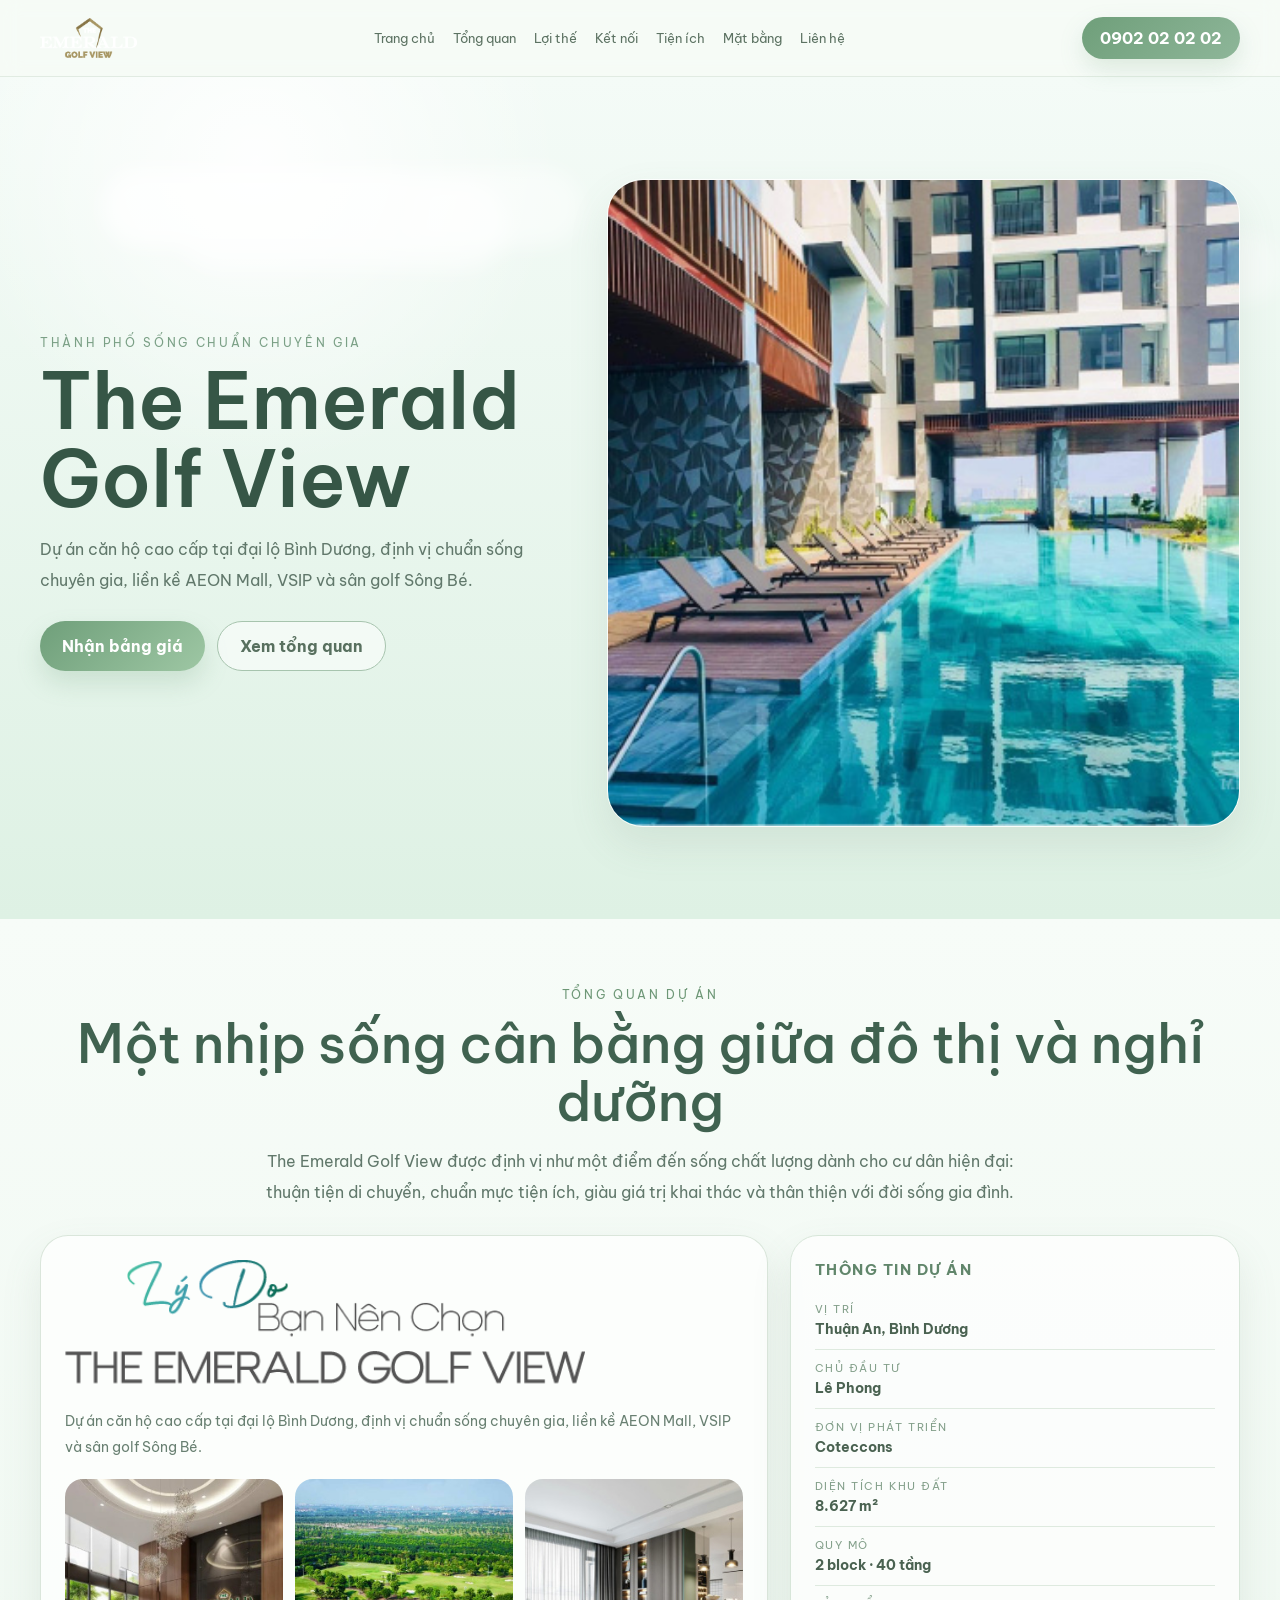
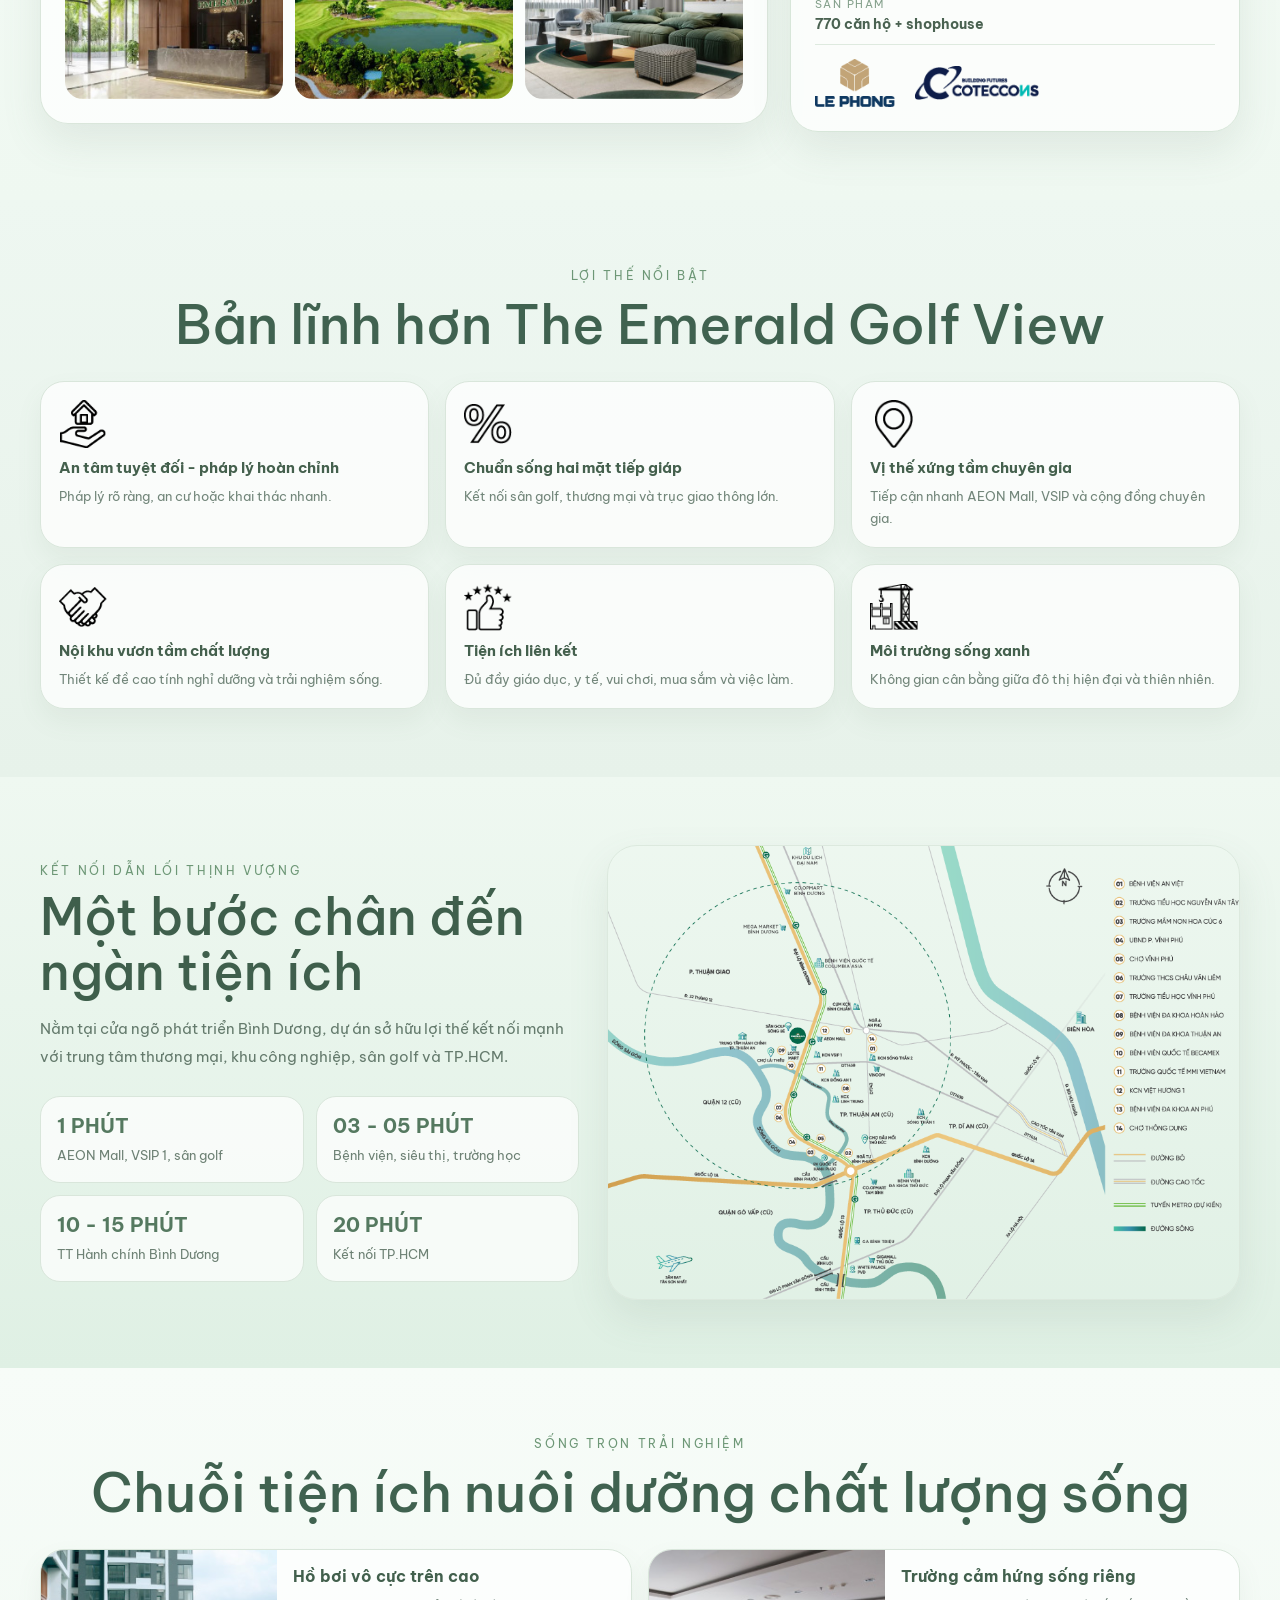
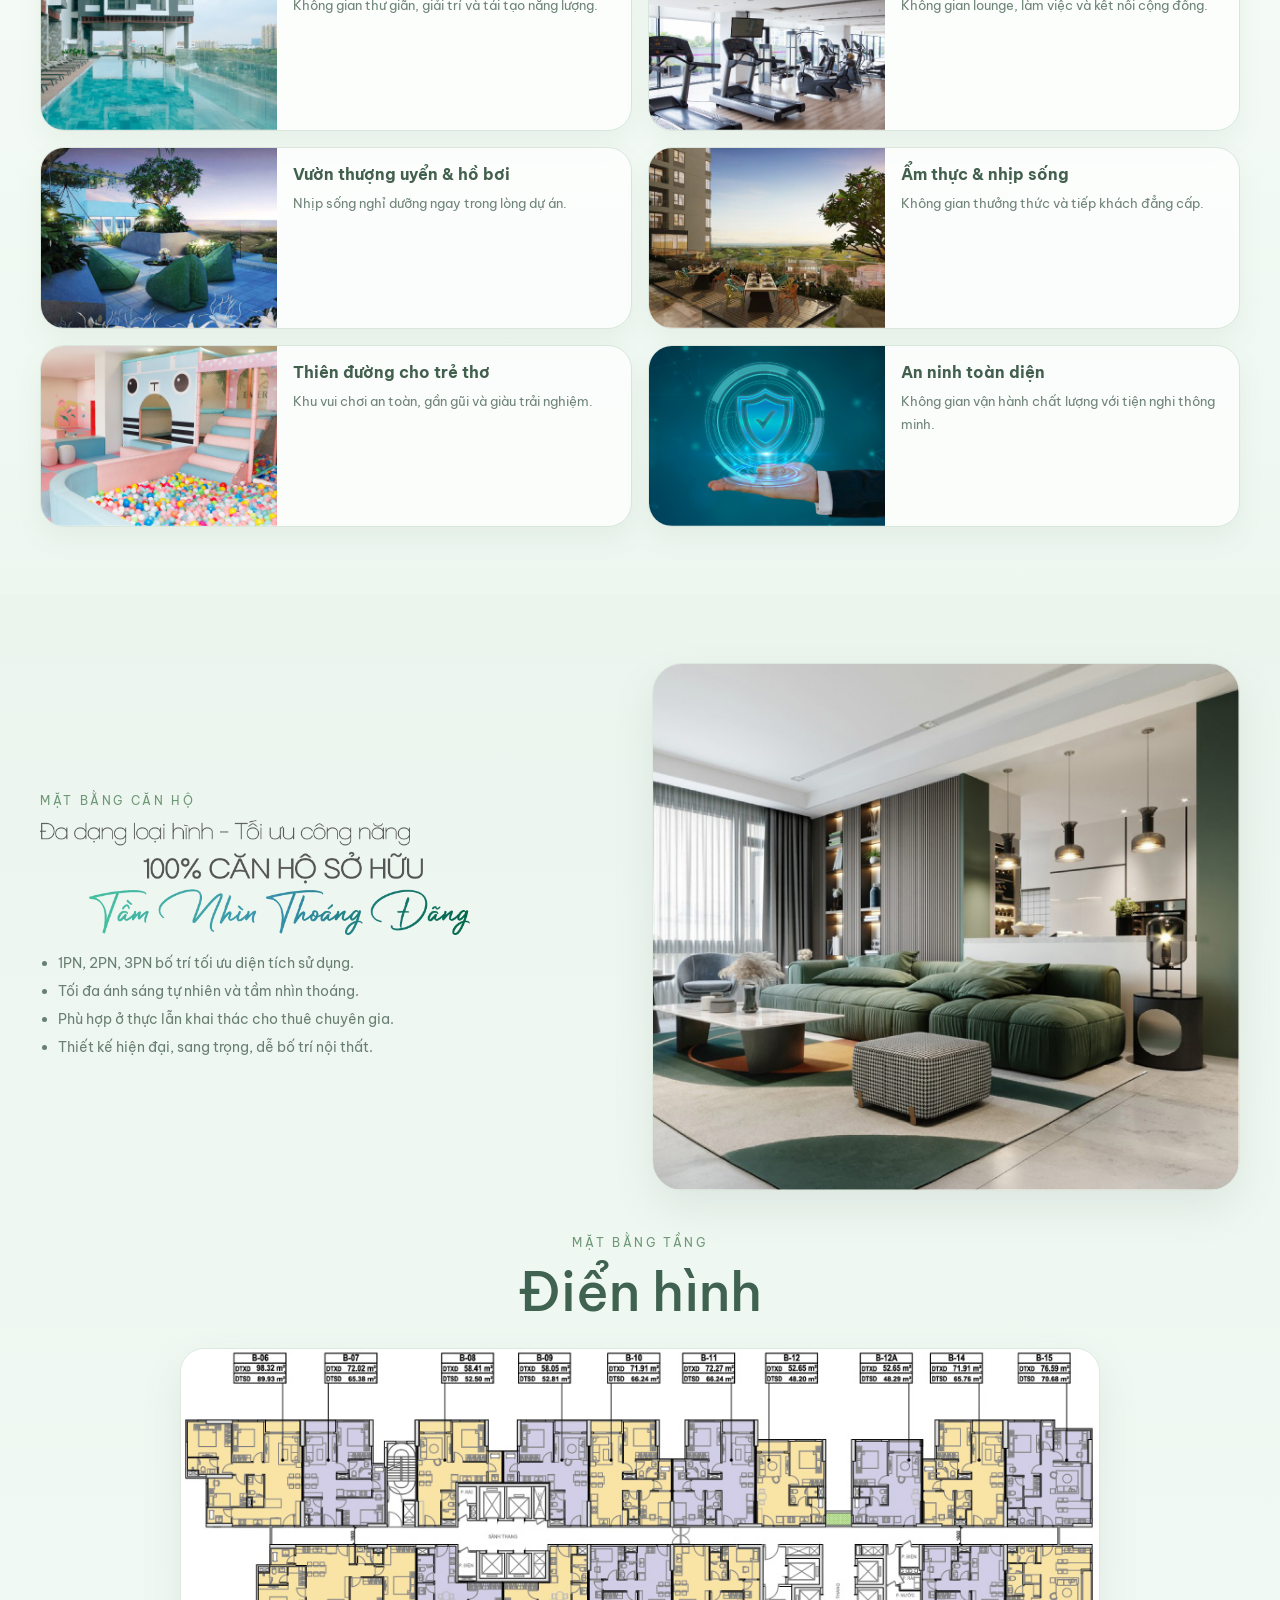
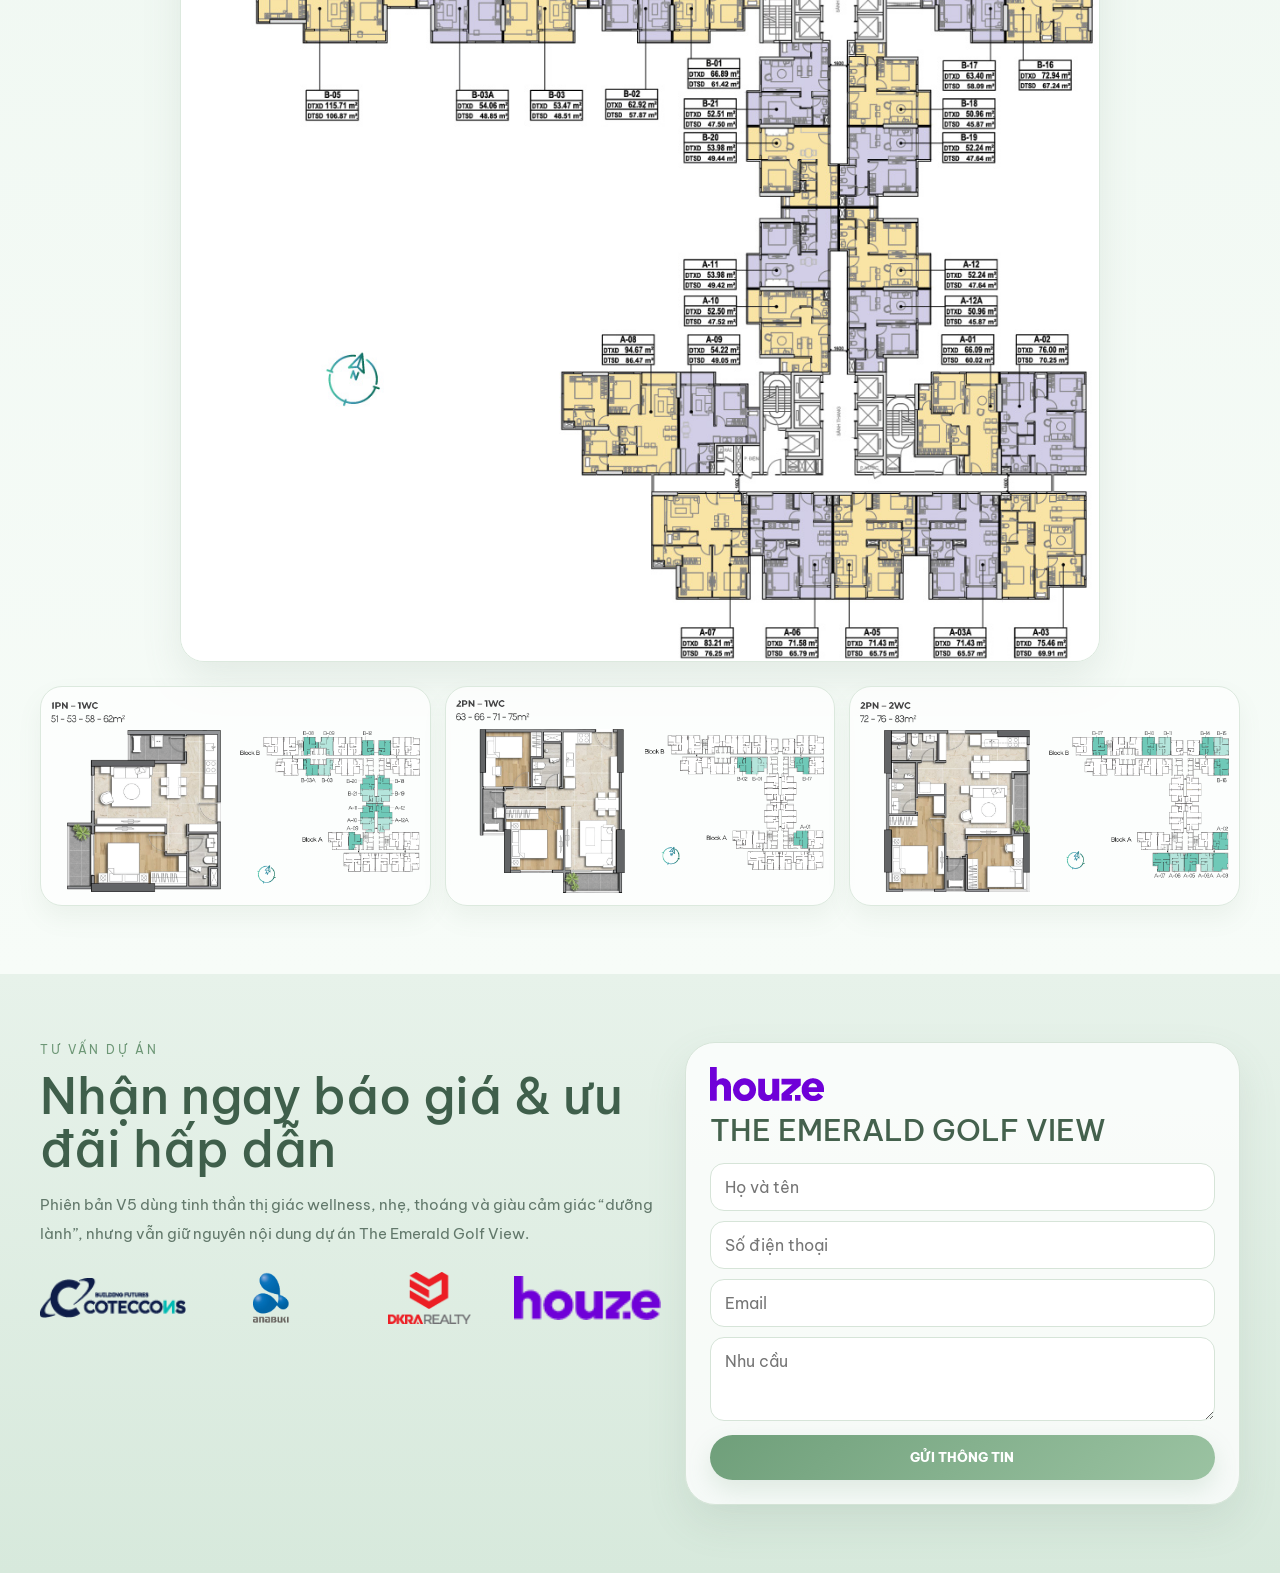
<file: houze-clone/v5/index.html>
<!doctype html>
<html lang="vi">
<head>
  <meta charset="utf-8" />
  <meta name="viewport" content="width=device-width, initial-scale=1" />
  <title>Emerald Landing V5</title>
  <meta name="description" content="V5: design direction inspired by La Pura, content kept for The Emerald Golf View." />
  <link rel="preconnect" href="https://fonts.googleapis.com" />
  <link rel="preconnect" href="https://fonts.gstatic.com" crossorigin />
  <link href="https://fonts.googleapis.com/css2?family=Be+Vietnam+Pro:wght@400;500;600;700;800&display=swap" rel="stylesheet" />
  <link rel="stylesheet" href="./styles.css" />
</head>
<body>
  <header class="site-header">
    <div class="container header-wrap">
      <a class="brand" href="#hero"><img src="../assets/images/landing-page-pc-export-02-20260130035915-ev6_i.png" alt="Emerald" /></a>
      <nav class="main-nav">
        <a href="#hero">Trang chủ</a>
        <a href="#overview">Tổng quan</a>
        <a href="#advantages">Lợi thế</a>
        <a href="#location">Kết nối</a>
        <a href="#amenities">Tiện ích</a>
        <a href="#plans">Mặt bằng</a>
        <a href="#contact">Liên hệ</a>
      </nav>
      <a class="header-cta" href="tel:0902020202">0902 02 02 02</a>
    </div>
  </header>

  <main>
    <section class="hero" id="hero">
      <div class="hero-sky"></div>
      <div class="hero-cloud cloud-1"></div>
      <div class="hero-cloud cloud-2"></div>
      <div class="container hero-inner">
        <div class="hero-copy">
          <p class="eyebrow">THÀNH PHỐ SỐNG CHUẨN CHUYÊN GIA</p>
          <h1>The Emerald Golf View</h1>
          <p class="hero-lead">Dự án căn hộ cao cấp tại đại lộ Bình Dương, định vị chuẩn sống chuyên gia, liền kề AEON Mall, VSIP và sân golf Sông Bé.</p>
          <div class="hero-actions">
            <a class="btn primary" href="#contact">Nhận bảng giá</a>
            <a class="btn ghost" href="#overview">Xem tổng quan</a>
          </div>
        </div>
        <div class="hero-visual">
          <img src="../assets/images/landing-page-pc-export-58-20260130093013-cd0qz.jpg" alt="The Emerald Golf View" />
        </div>
      </div>
    </section>

    <section class="section overview" id="overview">
      <div class="container section-head center">
        <p class="eyebrow green">TỔNG QUAN DỰ ÁN</p>
        <h2>Một nhịp sống cân bằng giữa đô thị và nghỉ dưỡng</h2>
        <p class="lead narrow center">The Emerald Golf View được định vị như một điểm đến sống chất lượng dành cho cư dân hiện đại: thuận tiện di chuyển, chuẩn mực tiện ích, giàu giá trị khai thác và thân thiện với đời sống gia đình.</p>
      </div>
      <div class="container overview-grid">
        <div class="overview-copy card soft">
          <img class="headline" src="../assets/images/landing-page-pc-export-13-20260130074707-jr1gy.png" alt="headline" />
          <p>Dự án căn hộ cao cấp tại đại lộ Bình Dương, định vị chuẩn sống chuyên gia, liền kề AEON Mall, VSIP và sân golf Sông Bé.</p>
          <div class="thumb-row">
            <img src="../assets/images/landing-page-pc-export-10-20260130073811-q_s6x.jpg" alt="Lobby" />
            <img src="../assets/images/landing-page-pc-export-11-20260130073839-g-clk.jpg" alt="Golf" />
            <img src="../assets/images/landing-page-pc-export-12-20260130073849-d7yw8.jpg" alt="Interior" />
          </div>
        </div>
        <aside class="project-facts card outline">
          <h3>THÔNG TIN DỰ ÁN</h3>
          <ul>
            <li><span>Vị trí</span><strong>Thuận An, Bình Dương</strong></li>
            <li><span>Chủ đầu tư</span><strong>Lê Phong</strong></li>
            <li><span>Đơn vị phát triển</span><strong>Coteccons</strong></li>
            <li><span>Diện tích khu đất</span><strong>8.627 m²</strong></li>
            <li><span>Quy mô</span><strong>2 block · 40 tầng</strong></li>
            <li><span>Sản phẩm</span><strong>770 căn hộ + shophouse</strong></li>
          </ul>
          <div class="partners">
            <img src="../assets/images/landing-page-pc-export-07-20260130070125-umjw_.png" alt="Le Phong" />
            <img src="../assets/images/landing-page-pc-export-70-20260130095557-n1qnj.png" alt="Coteccons" />
          </div>
        </aside>
      </div>
    </section>

    <section class="section advantages" id="advantages">
      <div class="container section-head center">
        <p class="eyebrow green">LỢI THẾ NỔI BẬT</p>
        <h2>Bản lĩnh hơn The Emerald Golf View</h2>
      </div>
      <div class="container advantage-grid">
        <article class="adv-card"><img src="../assets/images/landing-page-pc-export-14-20260130074900-2oxhs.png" alt="" /><h4>An tâm tuyệt đối - pháp lý hoàn chỉnh</h4><p>Pháp lý rõ ràng, an cư hoặc khai thác nhanh.</p></article>
        <article class="adv-card"><img src="../assets/images/landing-page-pc-export-15-20260130075002-uq2m7.png" alt="" /><h4>Chuẩn sống hai mặt tiếp giáp</h4><p>Kết nối sân golf, thương mại và trục giao thông lớn.</p></article>
        <article class="adv-card"><img src="../assets/images/landing-page-pc-export-16-20260130075002-p5a4p.png" alt="" /><h4>Vị thế xứng tầm chuyên gia</h4><p>Tiếp cận nhanh AEON Mall, VSIP và cộng đồng chuyên gia.</p></article>
        <article class="adv-card"><img src="../assets/images/landing-page-pc-export-17-20260130075002-d2ovn.png" alt="" /><h4>Nội khu vươn tầm chất lượng</h4><p>Thiết kế đề cao tính nghỉ dưỡng và trải nghiệm sống.</p></article>
        <article class="adv-card"><img src="../assets/images/landing-page-pc-export-18-20260130075002-hnazq.png" alt="" /><h4>Tiện ích liên kết</h4><p>Đủ đầy giáo dục, y tế, vui chơi, mua sắm và việc làm.</p></article>
        <article class="adv-card"><img src="../assets/images/landing-page-pc-export-19-20260130075002-keiwm.png" alt="" /><h4>Môi trường sống xanh</h4><p>Không gian cân bằng giữa đô thị hiện đại và thiên nhiên.</p></article>
      </div>
    </section>

    <section class="section location" id="location">
      <div class="container location-grid">
        <div class="location-copy">
          <p class="eyebrow green">KẾT NỐI DẪN LỐI THỊNH VƯỢNG</p>
          <h2>Một bước chân đến ngàn tiện ích</h2>
          <p>Nằm tại cửa ngõ phát triển Bình Dương, dự án sở hữu lợi thế kết nối mạnh với trung tâm thương mại, khu công nghiệp, sân golf và TP.HCM.</p>
          <div class="mile-grid">
            <div><b>1 PHÚT</b><span>AEON Mall, VSIP 1, sân golf</span></div>
            <div><b>03 - 05 PHÚT</b><span>Bệnh viện, siêu thị, trường học</span></div>
            <div><b>10 - 15 PHÚT</b><span>TT Hành chính Bình Dương</span></div>
            <div><b>20 PHÚT</b><span>Kết nối TP.HCM</span></div>
          </div>
        </div>
        <div class="location-map"><img src="../assets/images/landing-page-pc-export-20-20260130080533-i2o5j.png" alt="Bản đồ kết nối" /></div>
      </div>
    </section>

    <section class="section amenities" id="amenities">
      <div class="container section-head center">
        <p class="eyebrow green">SỐNG TRỌN TRẢI NGHIỆM</p>
        <h2>Chuỗi tiện ích nuôi dưỡng chất lượng sống</h2>
      </div>
      <div class="container amenity-grid">
        <article><img src="../assets/images/landing-page-pc-export-29-20260130084014-eemv_.jpg" alt="Hồ bơi" /><div><h4>Hồ bơi vô cực trên cao</h4><p>Không gian thư giãn, giải trí và tái tạo năng lượng.</p></div></article>
        <article><img src="../assets/images/landing-page-pc-export-30-20260130084205-aj6cv.jpg" alt="Lounge" /><div><h4>Trường cảm hứng sống riêng</h4><p>Không gian lounge, làm việc và kết nối cộng đồng.</p></div></article>
        <article><img src="../assets/images/landing-page-pc-export-31-20260130084401-dzirf.jpg" alt="Cảnh quan" /><div><h4>Vườn thượng uyển & hồ bơi</h4><p>Nhịp sống nghỉ dưỡng ngay trong lòng dự án.</p></div></article>
        <article><img src="../assets/images/landing-page-pc-export-32-20260130084452-omweb.jpg" alt="Cafe" /><div><h4>Ẩm thực & nhịp sống</h4><p>Không gian thưởng thức và tiếp khách đẳng cấp.</p></div></article>
        <article><img src="../assets/images/landing-page-pc-export-33-20260130084620-2poyk.jpg" alt="Kid zone" /><div><h4>Thiên đường cho trẻ thơ</h4><p>Khu vui chơi an toàn, gần gũi và giàu trải nghiệm.</p></div></article>
        <article><img src="../assets/images/landing-page-pc-export-34-20260130084742-fq7pr.jpg" alt="Công nghệ" /><div><h4>An ninh toàn diện</h4><p>Không gian vận hành chất lượng với tiện nghi thông minh.</p></div></article>
      </div>
    </section>

    <section class="section plans" id="plans">
      <div class="container split-grid">
        <div class="split-copy">
          <p class="eyebrow green">MẶT BẰNG CĂN HỘ</p>
          <img class="title-image" src="../assets/images/landing-page-pc-export-42-20260130091030-xenys.png" alt="100% căn hộ sở hữu" />
          <ul class="bullet-list">
            <li>1PN, 2PN, 3PN bố trí tối ưu diện tích sử dụng.</li>
            <li>Tối đa ánh sáng tự nhiên và tầm nhìn thoáng.</li>
            <li>Phù hợp ở thực lẫn khai thác cho thuê chuyên gia.</li>
            <li>Thiết kế hiện đại, sang trọng, dễ bố trí nội thất.</li>
          </ul>
        </div>
        <div class="split-image"><img src="../assets/images/landing-page-pc-export-43-20260130091114-vzijk.jpg" alt="Căn hộ mẫu" /></div>
      </div>
      <div class="container plan-showcase">
        <div class="section-head center">
          <p class="eyebrow green">MẶT BẰNG TẦNG</p>
          <h2>Điển hình</h2>
        </div>
        <img class="full-plan" src="../assets/images/landing-page-pc-export-45-20260130091503-7ad6-.jpg" alt="Mặt bằng tầng" />
        <div class="plan-row">
          <img src="../assets/images/landing-page-pc-export-47-20260130091831-b-xym.png" alt="Plan 1" />
          <img src="../assets/images/landing-page-pc-export-48-20260130092014-rrt2j.png" alt="Plan 2" />
          <img src="../assets/images/landing-page-pc-export-49-20260130092235-8viax.png" alt="Plan 3" />
        </div>
      </div>
    </section>

    <section class="section contact" id="contact">
      <div class="container contact-shell">
        <div class="contact-copy">
          <p class="eyebrow green">TƯ VẤN DỰ ÁN</p>
          <h2>Nhận ngay báo giá & ưu đãi hấp dẫn</h2>
          <p>Phiên bản V5 dùng tinh thần thị giác wellness, nhẹ, thoáng và giàu cảm giác “dưỡng lành”, nhưng vẫn giữ nguyên nội dung dự án The Emerald Golf View.</p>
          <div class="partner-logos">
            <img src="../assets/images/landing-page-pc-export-70-20260130095557-n1qnj.png" alt="Coteccons" />
            <img src="../assets/images/landing-page-pc-export-71-20260130095453--pvty.png" alt="Bimgroup" />
            <img src="../assets/images/landing-page-pc-export-72-20260130095221-pn1wb.png" alt="DKRA" />
            <img src="../assets/images/landing-page-pc-export-73-20260130095356-yrucg.png" alt="Houze" />
          </div>
        </div>
        <div class="contact-card">
          <img class="footer-brand" src="../assets/images/landing-page-pc-export-76-20260227033349-ku4ou.png" alt="houze" />
          <h3>THE EMERALD GOLF VIEW</h3>
          <form class="lead-form">
            <input placeholder="Họ và tên" />
            <input placeholder="Số điện thoại" />
            <input placeholder="Email" />
            <textarea placeholder="Nhu cầu"></textarea>
            <button type="button">GỬI THÔNG TIN</button>
          </form>
        </div>
      </div>
    </section>
  </main>
</body>
</html>
</file>
<file: styles.css>
:root{
  --teal:#27b6b4;
  --teal2:#1f9fb4;
  --orange:#e59a53;
  --text:#4f4f4f;
  --muted:#727272;
  --light:#f5f5f5;
  --line:#d8d8d8;
}
*{box-sizing:border-box}
body{margin:0;font-family:'Be Vietnam Pro',Arial,Helvetica,sans-serif;color:var(--text);background:#fff}
img{max-width:100%;display:block}
a{text-decoration:none;color:inherit}
.container{width:min(1180px,94vw);margin:0 auto}
.slice-block{padding:42px 0}
.patterned{background:linear-gradient(180deg,#fbfbfb,#f4f4f4)}

/* precision pass: per-slice rhythm */
#slice2{padding-top:48px;padding-bottom:44px}
#slice3{padding-top:50px;padding-bottom:50px}
#slice4{padding-top:46px;padding-bottom:46px}
#slice5{padding-top:52px;padding-bottom:52px}
#slice6{padding-top:44px;padding-bottom:44px}
#slice7{padding-top:50px;padding-bottom:50px}
#slice8{padding-top:44px}

.topbar{background:linear-gradient(90deg,#2cb7b5,#23a4bf);border-bottom:1px solid rgba(255,255,255,.35);position:sticky;top:0;z-index:50;box-shadow:0 4px 10px rgba(0,0,0,.12)}
.nav{height:50px;display:flex;align-items:center;justify-content:space-between;gap:18px}
.brand-logo{height:32px;width:auto;object-fit:contain;filter:drop-shadow(0 1px 1px rgba(0,0,0,.15))}
.nav nav{display:flex;gap:14px;font-size:11px;white-space:nowrap}
.nav nav a{color:#eafdfd;letter-spacing:.2px;opacity:.95}
.nav nav a:hover{opacity:1;text-decoration:underline}
.hotline{background:var(--orange);color:#fff;padding:12px 15px;font-size:12px;font-weight:700;box-shadow:inset 0 -2px 0 rgba(0,0,0,.14)}

.hero{background:#f2f2f2}
.hero-wrap{display:grid;grid-template-columns:44% 56%;min-height:340px}
.hero-image{background:url('./houze-clone/assets/images/landing-page-pc-export-58-20260130093013-cd0qz.jpg') center/cover no-repeat}
.hero-copy{position:relative;display:flex;flex-direction:column;justify-content:center;align-items:center;background:#f4f4f4;overflow:hidden}
.hero-copy::before{content:"";position:absolute;inset:0;background:url('./houze-clone/assets/images/landing-page-pc-export-35-20260130083347-zr-vk-6.png') center/cover no-repeat;opacity:.38;mix-blend-mode:multiply}
.script,.hero h1{position:relative;z-index:1}
.script{font-family:cursive;font-size:64px;line-height:.85;color:var(--teal);margin:0 0 4px}
.hero h1{margin:0;font-size:58px;font-weight:400;letter-spacing:1px;color:#565656}

.overview-wrap{display:grid;grid-template-columns:64% 36%;gap:18px;align-items:start}
.headline{width:495px;max-width:100%;margin:0 0 10px}
.desc{margin:0 0 14px;font-size:13px;line-height:1.6;color:#666;max-width:92%}
.thumb-row{display:grid;grid-template-columns:repeat(3,1fr);gap:12px}
.thumb-row img{width:100%;height:210px;object-fit:cover;border:1px solid #efefef}

.facts{background:#f1f1f1;padding:18px}
.facts h3{margin:0 0 10px;font-size:15px;letter-spacing:.4px;color:#5a5a5a}
.facts ul{list-style:none;margin:0;padding:0}
.facts li{padding:9px 0;border-bottom:1px solid #d2d2d2;display:grid;gap:3px}
.facts span{font-size:11px;color:#7a7a7a}
.facts b{font-size:13px;color:#444}
.partners{display:flex;gap:18px;align-items:center;padding-top:14px;flex-wrap:wrap}
.partners img:first-child{height:45px;width:auto}.partners img:last-child{height:34px;width:auto}

.section-head{margin-bottom:18px}.section-head.center{text-align:center}
.section-head .eyebrow{font-size:12px;letter-spacing:.3px;color:#6f6f6f;text-transform:uppercase;margin:0 0 6px}
.section-head .script.small{font-size:50px;margin:0;color:var(--teal);line-height:.9}
.section-head h2{margin:0;font-size:40px;color:#4f4f4f;font-weight:500;letter-spacing:.35px;line-height:1.06}
.section-head.light h2,.section-head .eyebrow.light{color:#fff}
.title-deco{height:22px;width:auto;margin:10px auto 0;opacity:.92}
.title-deco.wide{height:28px}

.feature-grid{display:grid;gap:14px}
.feature-grid.six{grid-template-columns:repeat(3,1fr)}
.feature-grid article{padding:10px 12px;border:1px solid #e8e8e8;background:#fff}
.feature-grid img{width:42px;height:42px;object-fit:contain;margin-bottom:8px}
.feature-grid h4{margin:0 0 6px;font-size:14px;font-weight:700}
.feature-grid p{margin:0;color:#6f6f6f;font-size:12px;line-height:1.6}

.connect-wrap{display:grid;grid-template-columns:40% 60%;gap:20px;margin-top:20px;align-items:center}
.connect-copy h3{margin:0 0 10px;font-size:32px;font-weight:500;line-height:1.08}
.connect-copy p{margin:0;color:#666;line-height:1.75;font-size:13px;max-width:420px}
.connect-map img{border:1px solid #ececec;border-radius:8px;box-shadow:0 6px 16px rgba(0,0,0,.06)}

.milestone-row{padding:16px 0 26px;border-top:1px solid #ccc;border-bottom:1px solid #ccc;margin-bottom:26px}
.milestone-text h3{margin:4px 0 12px;font-size:34px;font-weight:500;color:#4e4e4e;line-height:1.08}
.milestones{display:grid;grid-template-columns:repeat(4,1fr);gap:10px}
.milestones>div{text-align:center;padding:8px 6px 10px;border-radius:8px;background:#fff;box-shadow:0 4px 10px rgba(0,0,0,.04)}
.milestones img{width:92px;height:124px;object-fit:contain;margin:0 auto 6px}
.milestones b{display:block;font-size:18px;color:#313131;margin-bottom:4px}
.milestones span{font-size:12px;color:#666;line-height:1.5}

.experience-grid{display:grid;gap:10px}
.experience-grid.two-col{grid-template-columns:1fr 1fr}
.experience-grid article{display:grid;grid-template-columns:40% 60%;gap:10px;border:1px solid #ececec;background:#fff;border-radius:6px;overflow:hidden;box-shadow:0 4px 12px rgba(0,0,0,.04)}
.experience-grid article img{width:100%;height:122px;object-fit:cover}
.experience-grid h4{margin:10px 0 6px;font-size:14px}
.experience-grid p{margin:0 10px 10px 0;font-size:12px;line-height:1.5;color:#666}

.slice-divider img{width:100%;height:16px;object-fit:cover;display:block}
.slice-banner{padding:36px 0;background:linear-gradient(90deg,#51bcb2,#2f85bd);color:#fff}
.benefit-row{display:grid;gap:14px}
.benefit-row.four{grid-template-columns:repeat(4,1fr)}
.benefit-row article{background:rgba(255,255,255,.10);padding:10px;border:1px solid rgba(255,255,255,.24);border-radius:8px;backdrop-filter:blur(2px)}
.benefit-row img{width:100%;height:120px;object-fit:cover;margin-bottom:8px}
.benefit-row h4{margin:0 0 6px;font-size:14px;color:#fff}
.benefit-row p{margin:0;font-size:12px;line-height:1.5;color:#dbf4fb}

.split-own{display:grid;grid-template-columns:50% 50%;gap:18px;align-items:center}
.own-copy h2{margin:6px 0 6px;font-size:38px;line-height:1.05}
.bullet-list{margin:12px 0 0;padding-left:18px;color:#666;line-height:1.8;font-size:13px}
.own-image img{width:100%;border:1px solid #e8e8e8}

.full-center-img img{max-width:860px;width:100%;margin:0 auto;border-radius:8px;box-shadow:0 8px 20px rgba(0,0,0,.08)}
.plan-head{margin-top:26px}
.gallery-3{display:grid;grid-template-columns:repeat(3,1fr);gap:12px}
.gallery-3.plans img{height:190px;object-fit:contain;background:#fff;border:1px solid #ececec}

.media-band .media-group{margin-bottom:26px}
.gallery-title{margin:0 0 12px;max-width:280px}
.media-band h3{margin:0 0 10px;font-size:28px;font-weight:500}
.gallery-3.equal img{height:190px;object-fit:cover;border:1px solid rgba(255,255,255,.35);border-radius:8px;box-shadow:0 6px 18px rgba(0,0,0,.12)}

.news-grid{display:grid;gap:12px;margin-bottom:16px}
.news-grid.two-col-text{grid-template-columns:1fr 1fr}
.news-grid article{display:grid;grid-template-columns:34% 66%;gap:10px;border:1px solid #ececec;background:#fff;border-radius:8px;overflow:hidden;box-shadow:0 5px 14px rgba(0,0,0,.05)}
.news-grid img{width:100%;height:145px;object-fit:cover}
.news-grid h4{margin:10px 0 6px;font-size:14px}
.news-grid p{margin:0 10px 10px 0;font-size:12px;line-height:1.6;color:#666}

.map-pair{display:grid;grid-template-columns:1fr 1fr;gap:10px}
.map-pair img{width:100%;height:250px;object-fit:cover;border-radius:8px;border:1px solid #ececec;box-shadow:0 6px 16px rgba(0,0,0,.06)}

.partners-bottom{padding-bottom:0}
.partner-logos{display:grid;grid-template-columns:repeat(5,1fr);gap:16px;align-items:center;margin-bottom:30px}
.partner-logos img{height:52px;object-fit:contain;justify-self:center;filter:grayscale(.08)}
.partner-logos img:first-child,.partner-logos img:last-child{height:40px}
.lead-footer{background:linear-gradient(90deg,#1fa9b0,#13698b);padding:24px 0 30px}
.lead-footer-wrap{display:flex;justify-content:center}
.lead-box{width:min(560px,96vw);background:rgba(0,0,0,.18);padding:18px;border:1px solid rgba(255,255,255,.3);border-radius:10px;box-shadow:0 12px 28px rgba(0,0,0,.2)}
.lead-box h3{margin:0 0 10px;text-align:center;color:#fff;font-size:28px;font-weight:500}
.footer-brand{margin-bottom:8px;max-width:170px}
.footer-form input,.footer-form textarea{width:100%;margin-bottom:8px;padding:10px;border:none;background:#e9f6f6}
.footer-form textarea{height:64px;resize:vertical}
.footer-form button{width:100%;padding:11px;border:none;background:#9de0d5;color:#0d4f5a;font-weight:700}

@media(max-width:1080px){
  .feature-grid.six{grid-template-columns:1fr 1fr}
  .benefit-row.four{grid-template-columns:1fr 1fr}
  .split-own{grid-template-columns:1fr}
  .gallery-3{grid-template-columns:1fr 1fr}
  .news-grid.two-col-text{grid-template-columns:1fr}
}

@media(max-width:420px){
  .nav nav{display:none}
  .hero-wrap,.overview-wrap,.connect-wrap,.map-pair{grid-template-columns:1fr}
  .hero-image{height:240px}
  .hero-copy{height:220px}
  .script{font-size:50px}.hero h1{font-size:42px}
  .thumb-row,.gallery-3,.feature-grid.six,.milestones,.benefit-row.four,.experience-grid.two-col,.partner-logos{grid-template-columns:1fr}
  .thumb-row img,.gallery-3.equal img,.gallery-3.plans img{height:220px}
  .experience-grid article,.news-grid article{grid-template-columns:1fr}
  .news-grid img,.map-pair img{height:220px}
}
-pair img{height:220px}
}
ap-pair img{height:220px}
}
-pair img{height:220px}
}
x}
}
ght:220px}
}
x}
}
}
x}
}

}
x}
}
}
x}
}
}
x}
}
ght:220px}
}
x}
}
}
x}
}
lumns:1fr}
  .news-grid img,.map-pair img{height:220px}
}
-pair img{height:220px}
}
ap-pair img{height:220px}
}
-pair img{height:220px}
}
x}
}
ght:220px}
}
x}
}
}
x}
}

}
x}
}
}
x}
}
}
x}
}
ght:220px}
}
x}
}
}
x}
}
220px}
}
x}
}
ght:220px}
}
x}
}
}
x}
}

}
x}
}
}
x}
}
}
x}
}
ght:220px}
}
x}
}
}
x}
}
</file>
<file: houze-clone/assets/styles.css>
:root{--bg:#06141c;--line:#204d5d;--text:#eaf5f9;--muted:#9dc1cb;--brand:#49c3b7;--brand2:#7fe1d9;--gold:#e5c27b}
*{box-sizing:border-box}html,body{margin:0;padding:0;font-family:Inter,system-ui,-apple-system,sans-serif;background:var(--bg);color:var(--text)}
a{text-decoration:none;color:inherit}img{max-width:100%;display:block}
.container{width:min(1120px,92vw);margin:0 auto}
.topbar{position:sticky;top:0;z-index:30;background:rgba(6,18,24,.84);backdrop-filter:blur(8px);border-bottom:1px solid var(--line)}
.nav{height:68px;display:flex;align-items:center;justify-content:space-between;gap:12px}.brand{font-weight:800}
.nav nav{display:flex;gap:18px;color:#b4d2db;font-size:14px}.phone{padding:10px 14px;border-radius:10px;background:linear-gradient(90deg,var(--brand),var(--brand2));color:#042128;font-weight:800}
.hero{position:relative;min-height:90vh;background:url('./images/z7483595954971_be64cd45291d58c9cad10bcc82cceb7f-20260130080731-7htdm.jpg') center/cover no-repeat}
.overlay{position:absolute;inset:0;background:linear-gradient(120deg,rgba(6,18,24,.94),rgba(6,18,24,.62),rgba(6,18,24,.9))}
.hero-wrap{position:relative;z-index:1;display:grid;grid-template-columns:1.2fr .8fr;gap:24px;align-items:center;padding:58px 0}
.badge{display:inline-block;padding:8px 12px;border:1px solid #2d6678;background:rgba(34,92,112,.2);border-radius:999px;font-size:12px;font-weight:700;color:#a8ede5}
h1{font-size:clamp(34px,5vw,62px);line-height:1.06;margin:14px 0}.copy p{color:#c4dbe4;line-height:1.7}
.stats{display:grid;grid-template-columns:repeat(4,1fr);gap:10px;margin-top:20px}.stats div{background:rgba(11,35,44,.84);border:1px solid #2b5c6e;border-radius:12px;padding:12px;text-align:center}.stats b{display:block;color:var(--gold);font-size:20px}
.lead{background:rgba(11,31,39,.92);border:1px solid #2b5d6f;border-radius:16px;padding:18px}.lead h3{margin:0 0 8px;font-size:24px}.lead p{margin:0 0 12px;color:#b9d5de;font-size:14px}
.lead input,.lead select{width:100%;padding:12px;border-radius:10px;border:1px solid #365f70;background:#112b38;color:#e9f5f9;margin-bottom:9px}
.lead button{width:100%;padding:13px;border:none;border-radius:10px;font-weight:800;background:linear-gradient(90deg,var(--brand),var(--brand2));color:#042228;cursor:pointer}
.section{padding:70px 0;border-bottom:1px solid var(--line)}.dark{background:linear-gradient(180deg,#0a212c,#0d2934)}
h2{margin:0 0 8px;text-align:center;font-size:36px}.sub{margin:0 auto 22px;max-width:820px;text-align:center;color:var(--muted);line-height:1.7}
.distance-grid{display:grid;grid-template-columns:repeat(4,1fr);gap:12px}.distance-grid article{background:#0d2732;border:1px solid #245364;border-radius:12px;padding:14px;text-align:center}.distance-grid b{display:block;color:var(--gold);font-size:24px;margin-bottom:4px}
.gallery-2,.gallery-3,.cards-3{display:grid;gap:12px}.gallery-2{grid-template-columns:1fr 1fr;margin-top:18px}.gallery-3{grid-template-columns:repeat(3,1fr)}.cards-3{grid-template-columns:repeat(3,1fr)}
.gallery-2 img,.gallery-3 img,.cards-3 img{border-radius:12px;border:1px solid #234f61;background:#0f2a36}.cards-3 article{background:#0d2732;border:1px solid #245364;border-radius:12px;padding:12px}.cards-3 h3{margin:10px 0 0}
.cta{padding:72px 0;background:linear-gradient(145deg,#0b212c,#123240)}.cta-wrap{text-align:center;background:rgba(9,30,39,.68);border:1px solid #2b5d6f;border-radius:16px;padding:28px}
.actions{display:flex;gap:10px;justify-content:center;flex-wrap:wrap}.btn{padding:12px 16px;border-radius:11px;background:linear-gradient(90deg,var(--brand),var(--brand2));color:#042228;font-weight:800}.btn-outline{background:transparent;border:1px solid #3a6b7c;color:#c8dfe6}
footer{padding:24px 0 34px;text-align:center;color:#87acb8;font-size:13px}
.sticky{display:none;position:fixed;left:12px;right:12px;bottom:12px;text-align:center;padding:13px;border-radius:999px;background:linear-gradient(90deg,var(--brand),var(--brand2));color:#042228;font-weight:800;box-shadow:0 16px 34px rgba(67,192,179,.42)}
@media(max-width:980px){.hero-wrap{grid-template-columns:1fr}.stats{grid-template-columns:repeat(2,1fr)}.distance-grid,.cards-3,.gallery-3{grid-template-columns:1fr 1fr}}
@media(max-width:680px){.nav nav{display:none}.distance-grid,.cards-3,.gallery-3,.gallery-2{grid-template-columns:1fr}.sticky{display:block}}
</file>
<file: houze-clone/v2/styles.css>
:root{
  --teal:#27b6b4;
  --teal2:#1f9fb4;
  --orange:#e59a53;
  --text:#4f4f4f;
  --muted:#727272;
  --light:#f5f5f5;
  --line:#d8d8d8;
}
*{box-sizing:border-box}
body{margin:0;font-family:'Be Vietnam Pro',Arial,Helvetica,sans-serif;color:var(--text);background:#fff}
img{max-width:100%;display:block}
a{text-decoration:none;color:inherit}
.container{width:min(1180px,94vw);margin:0 auto}
.slice-block{padding:42px 0}
.patterned{background:linear-gradient(180deg,#fbfbfb,#f4f4f4)}

/* precision pass: per-slice rhythm */
#slice2{padding-top:48px;padding-bottom:44px}
#slice3{padding-top:50px;padding-bottom:50px}
#slice4{padding-top:46px;padding-bottom:46px}
#slice5{padding-top:52px;padding-bottom:52px}
#slice6{padding-top:44px;padding-bottom:44px}
#slice7{padding-top:50px;padding-bottom:50px}
#slice8{padding-top:44px}

.topbar{background:linear-gradient(90deg,#2cb7b5,#23a4bf);border-bottom:1px solid rgba(255,255,255,.35);position:sticky;top:0;z-index:50;box-shadow:0 4px 10px rgba(0,0,0,.12)}
.nav{height:50px;display:flex;align-items:center;justify-content:space-between;gap:18px}
.brand-logo{height:32px;width:auto;object-fit:contain;filter:drop-shadow(0 1px 1px rgba(0,0,0,.15))}
.nav nav{display:flex;gap:14px;font-size:11px;white-space:nowrap}
.nav nav a{color:#eafdfd;letter-spacing:.2px;opacity:.95}
.nav nav a:hover{opacity:1;text-decoration:underline}
.hotline{background:var(--orange);color:#fff;padding:12px 15px;font-size:12px;font-weight:700;box-shadow:inset 0 -2px 0 rgba(0,0,0,.14)}

.hero{background:#f2f2f2}
.hero-wrap{display:grid;grid-template-columns:44% 56%;min-height:340px}
.hero-image{background:url('../assets/images/landing-page-pc-export-58-20260130093013-cd0qz.jpg') center/cover no-repeat}
.hero-copy{position:relative;display:flex;flex-direction:column;justify-content:center;align-items:center;background:#f4f4f4;overflow:hidden}
.hero-copy::before{content:"";position:absolute;inset:0;background:url('../assets/images/landing-page-pc-export-35-20260130083347-zr-vk-6.png') center/cover no-repeat;opacity:.38;mix-blend-mode:multiply}
.script,.hero h1{position:relative;z-index:1}
.script{font-family:cursive;font-size:64px;line-height:.85;color:var(--teal);margin:0 0 4px}
.hero h1{margin:0;font-size:58px;font-weight:400;letter-spacing:1px;color:#565656}

.overview-wrap{display:grid;grid-template-columns:64% 36%;gap:18px;align-items:start}
.headline{width:495px;max-width:100%;margin:0 0 10px}
.desc{margin:0 0 14px;font-size:13px;line-height:1.6;color:#666;max-width:92%}
.thumb-row{display:grid;grid-template-columns:repeat(3,1fr);gap:12px}
.thumb-row img{width:100%;height:210px;object-fit:cover;border:1px solid #efefef}

.facts{background:#f1f1f1;padding:18px}
.facts h3{margin:0 0 10px;font-size:15px;letter-spacing:.4px;color:#5a5a5a}
.facts ul{list-style:none;margin:0;padding:0}
.facts li{padding:9px 0;border-bottom:1px solid #d2d2d2;display:grid;gap:3px}
.facts span{font-size:11px;color:#7a7a7a}
.facts b{font-size:13px;color:#444}
.partners{display:flex;gap:18px;align-items:center;padding-top:14px;flex-wrap:wrap}
.partners img:first-child{height:45px;width:auto}.partners img:last-child{height:34px;width:auto}

.section-head{margin-bottom:18px}.section-head.center{text-align:center}
.section-head .eyebrow{font-size:12px;letter-spacing:.3px;color:#6f6f6f;text-transform:uppercase;margin:0 0 6px}
.section-head .script.small{font-size:50px;margin:0;color:var(--teal);line-height:.9}
.section-head h2{margin:0;font-size:40px;color:#4f4f4f;font-weight:500;letter-spacing:.35px;line-height:1.06}
.section-head.light h2,.section-head .eyebrow.light{color:#fff}
.title-deco{height:22px;width:auto;margin:10px auto 0;opacity:.92}
.title-deco.wide{height:28px}

.feature-grid{display:grid;gap:14px}
.feature-grid.six{grid-template-columns:repeat(3,1fr)}
.feature-grid article{padding:10px 12px;border:1px solid #e8e8e8;background:#fff}
.feature-grid img{width:42px;height:42px;object-fit:contain;margin-bottom:8px}
.feature-grid h4{margin:0 0 6px;font-size:14px;font-weight:700}
.feature-grid p{margin:0;color:#6f6f6f;font-size:12px;line-height:1.6}

.connect-wrap{display:grid;grid-template-columns:40% 60%;gap:20px;margin-top:20px;align-items:center}
.connect-copy h3{margin:0 0 10px;font-size:32px;font-weight:500;line-height:1.08}
.connect-copy p{margin:0;color:#666;line-height:1.75;font-size:13px;max-width:420px}
.connect-map img{border:1px solid #ececec;border-radius:8px;box-shadow:0 6px 16px rgba(0,0,0,.06)}

.milestone-row{padding:16px 0 26px;border-top:1px solid #ccc;border-bottom:1px solid #ccc;margin-bottom:26px}
.milestone-text h3{margin:4px 0 12px;font-size:34px;font-weight:500;color:#4e4e4e;line-height:1.08}
.milestones{display:grid;grid-template-columns:repeat(4,1fr);gap:10px}
.milestones>div{text-align:center;padding:8px 6px 10px;border-radius:8px;background:#fff;box-shadow:0 4px 10px rgba(0,0,0,.04)}
.milestones img{width:92px;height:124px;object-fit:contain;margin:0 auto 6px}
.milestones b{display:block;font-size:18px;color:#313131;margin-bottom:4px}
.milestones span{font-size:12px;color:#666;line-height:1.5}

.experience-grid{display:grid;gap:10px}
.experience-grid.two-col{grid-template-columns:1fr 1fr}
.experience-grid article{display:grid;grid-template-columns:40% 60%;gap:10px;border:1px solid #ececec;background:#fff;border-radius:6px;overflow:hidden;box-shadow:0 4px 12px rgba(0,0,0,.04)}
.experience-grid article img{width:100%;height:122px;object-fit:cover}
.experience-grid h4{margin:10px 0 6px;font-size:14px}
.experience-grid p{margin:0 10px 10px 0;font-size:12px;line-height:1.5;color:#666}

.slice-divider img{width:100%;height:16px;object-fit:cover;display:block}
.slice-banner{padding:36px 0;background:linear-gradient(90deg,#51bcb2,#2f85bd);color:#fff}
.benefit-row{display:grid;gap:14px}
.benefit-row.four{grid-template-columns:repeat(4,1fr)}
.benefit-row article{background:rgba(255,255,255,.10);padding:10px;border:1px solid rgba(255,255,255,.24);border-radius:8px;backdrop-filter:blur(2px)}
.benefit-row img{width:100%;height:120px;object-fit:cover;margin-bottom:8px}
.benefit-row h4{margin:0 0 6px;font-size:14px;color:#fff}
.benefit-row p{margin:0;font-size:12px;line-height:1.5;color:#dbf4fb}

.split-own{display:grid;grid-template-columns:50% 50%;gap:18px;align-items:center}
.own-copy h2{margin:6px 0 6px;font-size:38px;line-height:1.05}
.bullet-list{margin:12px 0 0;padding-left:18px;color:#666;line-height:1.8;font-size:13px}
.own-image img{width:100%;border:1px solid #e8e8e8}

.full-center-img img{max-width:860px;width:100%;margin:0 auto;border-radius:8px;box-shadow:0 8px 20px rgba(0,0,0,.08)}
.plan-head{margin-top:26px}
.gallery-3{display:grid;grid-template-columns:repeat(3,1fr);gap:12px}
.gallery-3.plans img{height:190px;object-fit:contain;background:#fff;border:1px solid #ececec}

.media-band .media-group{margin-bottom:26px}
.gallery-title{margin:0 0 12px;max-width:280px}
.media-band h3{margin:0 0 10px;font-size:28px;font-weight:500}
.gallery-3.equal img{height:190px;object-fit:cover;border:1px solid rgba(255,255,255,.35);border-radius:8px;box-shadow:0 6px 18px rgba(0,0,0,.12)}

.news-grid{display:grid;gap:12px;margin-bottom:16px}
.news-grid.two-col-text{grid-template-columns:1fr 1fr}
.news-grid article{display:grid;grid-template-columns:34% 66%;gap:10px;border:1px solid #ececec;background:#fff;border-radius:8px;overflow:hidden;box-shadow:0 5px 14px rgba(0,0,0,.05)}
.news-grid img{width:100%;height:145px;object-fit:cover}
.news-grid h4{margin:10px 0 6px;font-size:14px}
.news-grid p{margin:0 10px 10px 0;font-size:12px;line-height:1.6;color:#666}

.map-pair{display:grid;grid-template-columns:1fr 1fr;gap:10px}
.map-pair img{width:100%;height:250px;object-fit:cover;border-radius:8px;border:1px solid #ececec;box-shadow:0 6px 16px rgba(0,0,0,.06)}

.partners-bottom{padding-bottom:0}
.partner-logos{display:grid;grid-template-columns:repeat(5,1fr);gap:16px;align-items:center;margin-bottom:30px}
.partner-logos img{height:52px;object-fit:contain;justify-self:center;filter:grayscale(.08)}
.partner-logos img:first-child,.partner-logos img:last-child{height:40px}
.lead-footer{background:linear-gradient(90deg,#1fa9b0,#13698b);padding:24px 0 30px}
.lead-footer-wrap{display:flex;justify-content:center}
.lead-box{width:min(560px,96vw);background:rgba(0,0,0,.18);padding:18px;border:1px solid rgba(255,255,255,.3);border-radius:10px;box-shadow:0 12px 28px rgba(0,0,0,.2)}
.lead-box h3{margin:0 0 10px;text-align:center;color:#fff;font-size:28px;font-weight:500}
.footer-brand{margin-bottom:8px;max-width:170px}
.footer-form input,.footer-form textarea{width:100%;margin-bottom:8px;padding:10px;border:none;background:#e9f6f6}
.footer-form textarea{height:64px;resize:vertical}
.footer-form button{width:100%;padding:11px;border:none;background:#9de0d5;color:#0d4f5a;font-weight:700}

@media(max-width:1080px){
  .feature-grid.six{grid-template-columns:1fr 1fr}
  .benefit-row.four{grid-template-columns:1fr 1fr}
  .split-own{grid-template-columns:1fr}
  .gallery-3{grid-template-columns:1fr 1fr}
  .news-grid.two-col-text{grid-template-columns:1fr}
}

@media(max-width:420px){
  .nav nav{display:none}
  .hero-wrap,.overview-wrap,.connect-wrap,.map-pair{grid-template-columns:1fr}
  .hero-image{height:240px}
  .hero-copy{height:220px}
  .script{font-size:50px}.hero h1{font-size:42px}
  .thumb-row,.gallery-3,.feature-grid.six,.milestones,.benefit-row.four,.experience-grid.two-col,.partner-logos{grid-template-columns:1fr}
  .thumb-row img,.gallery-3.equal img,.gallery-3.plans img{height:220px}
  .experience-grid article,.news-grid article{grid-template-columns:1fr}
  .news-grid img,.map-pair img{height:220px}
}
-pair img{height:220px}
}
ap-pair img{height:220px}
}
-pair img{height:220px}
}
x}
}
ght:220px}
}
x}
}
}
x}
}

}
x}
}
}
x}
}
}
x}
}
ght:220px}
}
x}
}
}
x}
}
lumns:1fr}
  .news-grid img,.map-pair img{height:220px}
}
-pair img{height:220px}
}
ap-pair img{height:220px}
}
-pair img{height:220px}
}
x}
}
ght:220px}
}
x}
}
}
x}
}

}
x}
}
}
x}
}
}
x}
}
ght:220px}
}
x}
}
}
x}
}
220px}
}
x}
}
ght:220px}
}
x}
}
}
x}
}

}
x}
}
}
x}
}
}
x}
}
ght:220px}
}
x}
}
}
x}
}
</file>
<file: houze-clone/v3/styles.css>
:root{
  --teal:#24b6b2;
  --teal-deep:#107a88;
  --teal-soft:#77d3cc;
  --orange:#f08f3e;
  --sand:#f5f1eb;
  --text:#4b4b4b;
  --muted:#7a7a7a;
  --line:#e7ddd1;
  --dark:#21353d;
}
*{box-sizing:border-box}
html{scroll-behavior:smooth}
body{margin:0;font-family:'Be Vietnam Pro',Arial,sans-serif;color:var(--text);background:#fff}
a{text-decoration:none;color:inherit}
img{max-width:100%;display:block}
.container{width:min(1180px,94vw);margin:0 auto}
.section{padding:56px 0}
.topbar{position:sticky;top:0;z-index:50;background:rgba(255,255,255,.94);backdrop-filter:blur(8px);border-bottom:1px solid rgba(216,216,216,.8)}
.topbar-wrap{height:76px;display:flex;align-items:center;justify-content:space-between;gap:20px}
.brand img{height:42px;width:auto}
.nav{display:flex;gap:18px;font-size:13px;font-weight:500;color:#5a5a5a}
.nav a:hover{color:var(--teal-deep)}
.cta-mini{padding:11px 16px;background:var(--orange);color:#fff;font-weight:700;border-radius:999px;box-shadow:0 8px 18px rgba(240,143,62,.22)}

.hero{position:relative;min-height:100vh;display:flex;align-items:flex-end;overflow:hidden;background:#d7d2ca}
.hero-slider-bg{position:absolute;inset:0;background:url('../assets/images/landing-page-pc-export-58-20260130093013-cd0qz.jpg') center/cover no-repeat;transform:scale(1.03)}
.hero-overlay{position:absolute;inset:0;background:linear-gradient(180deg,rgba(15,35,42,.15),rgba(20,35,40,.38) 38%,rgba(10,22,28,.62))}
.hero-content{position:relative;z-index:1;padding:0 0 88px}
.hero-title-lockup{max-width:760px;color:#fff;text-shadow:0 8px 30px rgba(0,0,0,.18)}
.script{font-family:cursive;font-size:88px;line-height:.82;margin:0;color:#fff;font-weight:400}
.script.small{font-size:58px;color:var(--teal)}
h1{margin:0;font-size:92px;font-weight:300;letter-spacing:2px;line-height:.92}
.hero-desc{max-width:620px;margin:18px 0 0;font-size:17px;line-height:1.8;color:rgba(255,255,255,.92)}

.intro-section{background:linear-gradient(180deg,#fbfaf8,#f4efe9)}
.intro-grid{display:grid;grid-template-columns:1.1fr .64fr;gap:24px;align-items:start}
.card-light,.card-dark{border-radius:22px;overflow:hidden;box-shadow:0 18px 36px rgba(0,0,0,.06)}
.card-light{background:#fff;border:1px solid #efe5d8;padding:22px}
.card-dark{background:linear-gradient(180deg,#f7f4ef,#eee7de);border:1px solid #e8ddcf;padding:22px}
.headline{width:min(520px,100%);margin:0 0 14px}
.lead{margin:0 0 18px;font-size:14px;line-height:1.8;color:#666;max-width:92%}
.thumb-row{display:grid;grid-template-columns:repeat(3,1fr);gap:12px}
.thumb-row img{height:220px;width:100%;object-fit:cover;border-radius:16px}
.project-facts h3{margin:0 0 12px;font-size:15px;letter-spacing:.6px;color:#5b5248}
.project-facts ul{margin:0;padding:0;list-style:none}
.project-facts li{padding:11px 0;border-bottom:1px solid #d8cebf;display:grid;gap:4px}
.project-facts span{font-size:11px;color:#7c7066;text-transform:uppercase;letter-spacing:.4px}
.project-facts strong{font-size:14px;color:#4c4640}
.partners{display:flex;gap:20px;align-items:center;flex-wrap:wrap;padding-top:16px}
.partners img:first-child{height:48px;width:auto}.partners img:last-child{height:34px;width:auto}

.section-heading{margin-bottom:22px}.section-heading.center{text-align:center}.section-heading h2{margin:0;font-size:44px;font-weight:400;line-height:1.08;color:#4c4c4c}.section-heading.white h2,.light-on-dark h2{color:#fff}.eyebrow{font-size:12px;letter-spacing:.35px;color:#887d72;text-transform:uppercase;margin:0 0 8px}

.tone-warm{background:#fff}
.adv-grid{display:grid;grid-template-columns:repeat(3,1fr);gap:16px}
.adv-card{padding:16px;border:1px solid #efe4d5;border-radius:18px;background:linear-gradient(180deg,#fff,#faf7f3);box-shadow:0 8px 24px rgba(64,45,20,.04)}
.adv-card img{width:48px;height:48px;object-fit:contain;margin-bottom:10px}
.adv-card h4{margin:0 0 8px;font-size:15px;color:#3f3f3f}.adv-card p{margin:0;font-size:13px;line-height:1.7;color:#6d6d6d}

.connect-section{background:linear-gradient(180deg,#fff,#f7f4ef 38%,#f3ede5 100%)}
.connect-grid{display:grid;grid-template-columns:.9fr 1.1fr;gap:28px;align-items:center;margin-bottom:34px}
.connect-copy h2{margin:4px 0 14px;font-size:46px;font-weight:400;line-height:1.04;color:#4a4742}
.connect-copy p{margin:0;max-width:440px;font-size:14px;line-height:1.9;color:#6c675f}
.connect-map-wrap img{border-radius:22px;border:1px solid #eadccc;box-shadow:0 14px 28px rgba(0,0,0,.08)}
.milestone-band{padding:22px 24px;border-radius:26px;background:linear-gradient(135deg,#fff,#f6efe7);border:1px solid #eadfce;box-shadow:0 12px 28px rgba(64,45,20,.05)}
.milestone-head h3{margin:6px 0 16px;font-size:38px;font-weight:400;line-height:1.08;color:#4b4946}
.milestone-grid{display:grid;grid-template-columns:repeat(4,1fr);gap:12px}
.milestone-grid>div{text-align:center;background:#fff;border-radius:18px;padding:12px 10px;border:1px solid #f0e6da}
.milestone-grid img{width:92px;height:122px;object-fit:contain;margin:0 auto 8px}.milestone-grid b{display:block;font-size:20px;color:#3d3d3d;margin-bottom:4px}.milestone-grid span{display:block;font-size:12px;line-height:1.6;color:#717171}

.experience-section{background:linear-gradient(180deg,#1d555f,#114b5a 46%,#0b3a48);position:relative;overflow:hidden}
.experience-section::before{content:'';position:absolute;inset:auto -10% -120px auto;width:420px;height:420px;background:radial-gradient(circle,rgba(255,255,255,.12),transparent 70%)}
.experience-grid{position:relative;z-index:1;display:grid;grid-template-columns:1fr 1fr;gap:14px}
.experience-grid article{display:grid;grid-template-columns:40% 60%;gap:0;border-radius:18px;overflow:hidden;background:rgba(255,255,255,.08);border:1px solid rgba(255,255,255,.18);backdrop-filter:blur(2px)}
.experience-grid img{width:100%;height:170px;object-fit:cover}
.experience-grid div{padding:14px}.experience-grid h4{margin:0 0 8px;font-size:16px;color:#fff}.experience-grid p{margin:0;font-size:13px;line-height:1.7;color:rgba(255,255,255,.82)}

.gradient-banner{background:linear-gradient(135deg,#47bbb1,#1e8dad)}
.benefit-grid{display:grid;grid-template-columns:repeat(4,1fr);gap:14px}
.benefit-grid article{background:rgba(255,255,255,.12);border:1px solid rgba(255,255,255,.28);border-radius:18px;padding:12px;color:#fff}
.benefit-grid img{width:100%;height:142px;object-fit:cover;border-radius:12px;margin-bottom:10px}
.benefit-grid h4{margin:0 0 6px;font-size:15px}.benefit-grid p{margin:0;font-size:12px;line-height:1.65;color:rgba(255,255,255,.88)}

.plans-section{background:#fbfaf8}
.split-grid{display:grid;grid-template-columns:1fr 1fr;gap:24px;align-items:center;margin-bottom:38px}
.title-image{max-width:420px;margin-bottom:12px}.title-image.large{max-width:520px;margin:0 auto 16px}
.bullet-list{margin:0;padding-left:18px;color:#666;line-height:1.95;font-size:14px}.image-side img{border-radius:20px;border:1px solid #ece0cf;box-shadow:0 16px 34px rgba(0,0,0,.06)}
.plan-showcase{padding-top:8px}.plan-main img{width:min(900px,100%);margin:0 auto;border-radius:22px;border:1px solid #eadccc;box-shadow:0 14px 28px rgba(0,0,0,.08)}
.narrow-top{margin-top:30px}.plan-grid{display:grid;grid-template-columns:repeat(3,1fr);gap:14px}.plan-grid img{height:220px;object-fit:contain;background:#fff;border:1px solid #eee1cf;border-radius:18px;padding:10px}

.gallery-section{background:linear-gradient(180deg,#0f4556,#13586e)}
.gallery-stack{display:grid;gap:28px}.gallery-group{color:#fff}.gallery-title{max-width:280px;margin:0 0 12px}.gallery-group h3{margin:0 0 12px;font-size:34px;font-weight:400}.gallery-grid{display:grid;grid-template-columns:repeat(3,1fr);gap:14px}.gallery-grid img{height:220px;width:100%;object-fit:cover;border-radius:20px;border:1px solid rgba(255,255,255,.16);box-shadow:0 10px 24px rgba(0,0,0,.18)}

.development-section{background:#fff}
.news-grid{display:grid;grid-template-columns:1fr 1fr;gap:14px;margin-bottom:16px}
.news-grid article{display:grid;grid-template-columns:34% 66%;gap:0;border-radius:18px;overflow:hidden;border:1px solid #eee1d1;background:#fff;box-shadow:0 10px 22px rgba(0,0,0,.04)}
.news-grid img{width:100%;height:170px;object-fit:cover}.news-grid div{padding:14px}.news-grid h4{margin:0 0 8px;font-size:15px}.news-grid p{margin:0;font-size:13px;line-height:1.7;color:#6d6d6d}
.map-pair{display:grid;grid-template-columns:1fr 1fr;gap:14px}.map-pair img{height:280px;width:100%;object-fit:cover;border-radius:20px;border:1px solid #eadccc;box-shadow:0 12px 26px rgba(0,0,0,.06)}

.footer-cta-section{padding-bottom:0;background:linear-gradient(180deg,#f8f4ee,#f1e7dc)}
.partner-logos{display:grid;grid-template-columns:repeat(5,1fr);gap:16px;align-items:center;margin-bottom:34px}
.partner-logos img{height:56px;object-fit:contain;justify-self:center}.partner-logos img:first-child,.partner-logos img:last-child{height:42px}
.footer-cta-box-wrap{background:linear-gradient(135deg,#1cb4b1,#126f8f);padding:28px 0 34px}
.footer-cta-box{width:min(600px,100%);margin:0 auto;background:rgba(0,0,0,.18);border:1px solid rgba(255,255,255,.28);border-radius:22px;padding:22px;box-shadow:0 20px 40px rgba(0,0,0,.18);text-align:center}
.footer-brand{max-width:170px;margin:0 auto 10px}.footer-cta-box .light{color:rgba(255,255,255,.8)}.footer-cta-box h3{margin:0 0 12px;font-size:30px;font-weight:400;color:#fff}
.footer-form input,.footer-form textarea{width:100%;margin-bottom:10px;padding:12px 14px;border:none;border-radius:12px;background:#f2fbfb;font:inherit}.footer-form textarea{height:78px;resize:vertical}.footer-form button{width:100%;padding:13px 16px;border:none;border-radius:999px;background:#ffe0b8;color:#7b4512;font-weight:800;font-family:inherit;cursor:pointer}

@media (max-width: 980px){
  .intro-grid,.connect-grid,.split-grid,.news-grid,.map-pair{grid-template-columns:1fr}
  .adv-grid,.benefit-grid,.milestone-grid,.partner-logos,.plan-grid,.gallery-grid{grid-template-columns:1fr 1fr}
  .experience-grid{grid-template-columns:1fr}
  h1{font-size:72px}
}
@media (max-width: 640px){
  .topbar-wrap{height:68px}.nav{display:none}
  .hero-content{padding-bottom:56px}.script{font-size:66px}.script.small{font-size:44px}h1{font-size:54px}.hero-desc{font-size:15px}
  .thumb-row,.adv-grid,.benefit-grid,.milestone-grid,.plan-grid,.gallery-grid,.partner-logos{grid-template-columns:1fr}
  .experience-grid article,.news-grid article{grid-template-columns:1fr}
  .thumb-row img,.gallery-grid img,.news-grid img,.map-pair img{height:220px}
}
</file>
<file: houze-clone/v4/styles.css>
:root{
  --bg:#111718;
  --bg-2:#1a2325;
  --panel:#202c2f;
  --panel-2:#283539;
  --text:#e9e2d5;
  --muted:#b8afa0;
  --gold:#d6b07a;
  --gold-soft:#ead4af;
  --line:rgba(255,255,255,.12);
  --white:#fff;
}
*{box-sizing:border-box}
html{scroll-behavior:smooth}
body{margin:0;font-family:'Be Vietnam Pro',Arial,sans-serif;background:var(--bg);color:var(--text)}
a{text-decoration:none;color:inherit}
img{max-width:100%;display:block}
.container{width:min(1200px,94vw);margin:0 auto}
.section{padding:72px 0}
.center{text-align:center}.narrow{max-width:760px;margin-left:auto;margin-right:auto}

.site-header{position:sticky;top:0;z-index:60;background:rgba(15,19,20,.78);backdrop-filter:blur(8px);border-bottom:1px solid rgba(255,255,255,.08)}
.header-wrap{height:78px;display:flex;align-items:center;justify-content:space-between;gap:22px}
.brand img{height:40px;width:auto;filter:brightness(1.02)}
.main-nav{display:flex;gap:18px;font-size:13px;color:#d7cfc0}.main-nav a:hover{color:var(--gold-soft)}
.header-cta{padding:11px 18px;border:1px solid rgba(214,176,122,.65);border-radius:999px;color:var(--gold-soft);font-weight:700}

.hero{position:relative;min-height:100vh;display:flex;align-items:center;overflow:hidden;background:#171d1f}
.hero-bg{position:absolute;inset:0;background:url('../assets/images/landing-page-pc-export-58-20260130093013-cd0qz.jpg') center/cover no-repeat;transform:scale(1.04);filter:saturate(.9)}
.hero-shade{position:absolute;inset:0;background:linear-gradient(90deg,rgba(12,15,16,.82),rgba(20,24,26,.56) 45%,rgba(14,17,18,.78)),radial-gradient(circle at 70% 40%,rgba(214,176,122,.10),transparent 25%)}
.hero-inner{position:relative;z-index:1;padding-top:60px}
.hero-copy{max-width:760px}
.eyebrow{margin:0 0 14px;font-size:12px;letter-spacing:.24em;text-transform:uppercase;color:#c8b9a2}.gold-txt{color:var(--gold-soft)}
h1{margin:0;font-size:clamp(46px,7vw,88px);font-weight:500;line-height:1.02;letter-spacing:.02em;text-transform:uppercase;color:#fff}
h2{margin:0;font-size:clamp(32px,4.5vw,56px);font-weight:500;line-height:1.06;color:#fff}.contrast-section h2,.bright-section h2,.gallery-section h2{color:#f8f3ea}
h3{margin:0}
.hero-lead,.lead{font-size:16px;line-height:1.9;color:#dad0c0}.hero-lead{max-width:620px;margin:18px 0 0}
.hero-actions{display:flex;gap:12px;flex-wrap:wrap;margin-top:28px}
.btn{display:inline-flex;align-items:center;justify-content:center;padding:14px 22px;border-radius:999px;font-weight:700;transition:.2s ease transform,.2s ease opacity}.btn:hover{transform:translateY(-1px)}
.btn.gold{background:linear-gradient(135deg,#d6b07a,#f0dbb8);color:#2b2216;box-shadow:0 10px 30px rgba(214,176,122,.22)}
.btn.ghost{border:1px solid rgba(255,255,255,.22);color:#fff;background:rgba(255,255,255,.04)}

.dark-section{background:linear-gradient(180deg,#111718,#1a2224)}
.contrast-section{background:linear-gradient(180deg,#20292c,#182022)}
.bright-section{background:linear-gradient(180deg,#181f21,#111718)}
.scenic{background:linear-gradient(180deg,#0f1415,#1f2b2d 45%,#13191b)}
.gallery-section{background:linear-gradient(180deg,#232b2d,#161d1f)}
.contact-section{background:linear-gradient(180deg,#101516,#151d1f)}
.section-intro{margin-bottom:32px}.section-intro .lead{margin-top:14px}

.summary-grid{display:grid;grid-template-columns:1.05fr .65fr;gap:24px;align-items:start}.card{border-radius:28px;overflow:hidden}.glass{background:rgba(255,255,255,.04);border:1px solid rgba(255,255,255,.08);backdrop-filter:blur(4px);padding:24px}.outline{background:rgba(214,176,122,.05);border:1px solid rgba(214,176,122,.25);padding:24px}
.headline{width:min(520px,100%);margin:0 0 14px}.summary-copy p{margin:0 0 18px;line-height:1.8;color:#d1c6b4}.thumb-row{display:grid;grid-template-columns:repeat(3,1fr);gap:12px}.thumb-row img{height:220px;width:100%;object-fit:cover;border-radius:18px}
.summary-facts h3{margin:0 0 12px;font-size:15px;letter-spacing:.1em;color:var(--gold-soft)}
.summary-facts ul{list-style:none;margin:0;padding:0}.summary-facts li{padding:12px 0;border-bottom:1px solid rgba(255,255,255,.08);display:grid;gap:4px}.summary-facts span{font-size:11px;letter-spacing:.14em;text-transform:uppercase;color:#a79a89}.summary-facts strong{font-size:14px;color:#fff}
.partners{display:flex;gap:20px;flex-wrap:wrap;align-items:center;padding-top:16px}.partners img:first-child{height:48px}.partners img:last-child{height:34px}

.advantage-grid{display:grid;grid-template-columns:repeat(3,1fr);gap:16px}.lux-card{padding:18px;border-radius:22px;background:linear-gradient(180deg,rgba(255,255,255,.05),rgba(255,255,255,.02));border:1px solid rgba(255,255,255,.08);box-shadow:inset 0 1px 0 rgba(255,255,255,.04)}.lux-card img{width:48px;height:48px;object-fit:contain;margin-bottom:12px}.lux-card h4{margin:0 0 8px;font-size:15px;color:#fff}.lux-card p{margin:0;font-size:13px;line-height:1.7;color:#beb4a6}

.scenic-grid{display:grid;grid-template-columns:.9fr 1.1fr;gap:28px;align-items:center}.scenic-copy p:not(.eyebrow){margin:14px 0 0;line-height:1.9;color:#d0c4b3}.scenic-media img{border-radius:30px;border:1px solid rgba(255,255,255,.08);box-shadow:0 20px 40px rgba(0,0,0,.2)}
.mile-grid{display:grid;grid-template-columns:repeat(2,1fr);gap:12px;margin-top:26px}.mile-grid div{padding:16px;border-radius:20px;background:rgba(255,255,255,.05);border:1px solid rgba(214,176,122,.18)}.mile-grid b{display:block;margin-bottom:6px;font-size:22px;color:var(--gold-soft)}.mile-grid span{display:block;font-size:13px;line-height:1.7;color:#c8bba8}

.amenity-grid{display:grid;grid-template-columns:1fr 1fr;gap:16px}.amenity-card{display:grid;grid-template-columns:40% 60%;gap:0;border-radius:22px;overflow:hidden;background:rgba(255,255,255,.05);border:1px solid rgba(255,255,255,.08)}.amenity-card img{width:100%;height:190px;object-fit:cover}.amenity-card div{padding:16px}.amenity-card h4{margin:0 0 8px;font-size:17px;color:#fff}.amenity-card p{margin:0;font-size:13px;line-height:1.75;color:#d0c3b1}

.split-grid{display:grid;grid-template-columns:1fr 1fr;gap:26px;align-items:center;margin-bottom:42px}.split-copy{padding:8px 0}.title-image{max-width:440px;margin:0 0 14px}.bullet-list{margin:0;padding-left:18px;color:#d3c8b8;line-height:2;font-size:14px}.split-image img{border-radius:28px;border:1px solid rgba(255,255,255,.08);box-shadow:0 20px 42px rgba(0,0,0,.24)}
.plan-showcase{padding-top:8px}.full-plan{width:min(920px,100%);margin:0 auto 24px;border-radius:26px;border:1px solid rgba(255,255,255,.08);background:#fff}.plan-row{display:grid;grid-template-columns:repeat(3,1fr);gap:14px}.plan-row img{height:240px;object-fit:contain;border-radius:22px;padding:12px;background:rgba(255,255,255,.04);border:1px solid rgba(255,255,255,.08)}

.gallery-block{display:grid;gap:26px}.gallery-group{color:#fff}.gallery-title{max-width:280px;margin:0 0 12px}.gallery-row{display:grid;grid-template-columns:repeat(3,1fr);gap:14px}.gallery-row img{height:240px;width:100%;object-fit:cover;border-radius:24px;border:1px solid rgba(255,255,255,.08);box-shadow:0 14px 30px rgba(0,0,0,.22)}

.contact-shell{display:grid;grid-template-columns:.95fr .85fr;gap:24px;align-items:start}.contact-left p:not(.eyebrow){margin:16px 0 24px;line-height:1.85;color:#d0c5b5}.partner-logos{display:grid;grid-template-columns:repeat(4,1fr);gap:12px;align-items:center}.partner-logos img{height:52px;object-fit:contain;justify-self:center;filter:grayscale(.05)}
.contact-card{padding:24px;border-radius:28px;background:linear-gradient(180deg,rgba(255,255,255,.06),rgba(255,255,255,.03));border:1px solid rgba(214,176,122,.24);box-shadow:0 22px 50px rgba(0,0,0,.26)}.footer-brand{max-width:170px;margin-bottom:12px}.contact-card h3{font-size:32px;font-weight:500;color:#fff;margin:0 0 16px}
.lead-form input,.lead-form textarea{width:100%;margin-bottom:10px;padding:13px 14px;border-radius:14px;border:1px solid rgba(255,255,255,.12);background:rgba(255,255,255,.06);color:#fff;font:inherit}.lead-form textarea{height:84px;resize:vertical}.lead-form button{width:100%;padding:14px 16px;border:none;border-radius:999px;background:linear-gradient(135deg,#d6b07a,#f0dbb8);color:#2c2417;font-weight:800;font-family:inherit;cursor:pointer}

@media (max-width: 1020px){
  .summary-grid,.scenic-grid,.split-grid,.contact-shell{grid-template-columns:1fr}
  .advantage-grid,.mile-grid,.plan-row,.gallery-row,.partner-logos{grid-template-columns:1fr 1fr}
}
@media (max-width: 720px){
  .header-wrap{height:68px}.main-nav{display:none}
  .section{padding:56px 0}
  .advantage-grid,.mile-grid,.plan-row,.gallery-row,.partner-logos,.thumb-row{grid-template-columns:1fr}
  .amenity-grid{grid-template-columns:1fr}
  .amenity-card{grid-template-columns:1fr}
  .gallery-row img,.thumb-row img,.amenity-card img{height:220px}
}
</file>
<file: houze-clone/v5/styles.css>
:root{
  --sky:#eff7f2;
  --sky-2:#dff0e5;
  --mint:#cfe7d4;
  --green:#5f8f6a;
  --green-deep:#3e6650;
  --leaf:#89b39a;
  --text:#435447;
  --muted:#6f8175;
  --white:#fff;
  --line:#d6e4d8;
  --shadow:0 18px 40px rgba(97,124,104,.12);
}
*{box-sizing:border-box}
html{scroll-behavior:smooth}
body{margin:0;font-family:'Be Vietnam Pro',Arial,sans-serif;background:linear-gradient(180deg,#f6fbf7,#edf7f0);color:var(--text)}
a{text-decoration:none;color:inherit}
img{max-width:100%;display:block}
.container{width:min(1200px,94vw);margin:0 auto}
.section{padding:68px 0}.center{text-align:center}.narrow{max-width:760px;margin-inline:auto}

.site-header{position:sticky;top:0;z-index:60;background:rgba(246,251,247,.78);backdrop-filter:blur(10px);border-bottom:1px solid rgba(158,186,165,.25)}
.header-wrap{height:76px;display:flex;align-items:center;justify-content:space-between;gap:20px}.brand img{height:40px}.main-nav{display:flex;gap:18px;font-size:13px;color:#5c7262}.main-nav a:hover{color:var(--green-deep)}.header-cta{padding:11px 18px;background:linear-gradient(135deg,#6f9f7a,#8eb699);color:#fff;border-radius:999px;font-weight:700;box-shadow:0 10px 24px rgba(111,159,122,.2)}

.hero{position:relative;overflow:hidden;padding:36px 0 26px;background:linear-gradient(180deg,var(--sky),var(--sky-2))}
.hero-sky{position:absolute;inset:0;background:radial-gradient(circle at 20% 10%,rgba(255,255,255,.9),transparent 24%),linear-gradient(180deg,#f4fbf7 0%,#def1e4 100%)}
.hero-cloud{position:absolute;border-radius:999px;background:rgba(255,255,255,.7);filter:blur(10px)}
.cloud-1{width:320px;height:80px;top:90px;left:8%;box-shadow:80px 18px 0 6px rgba(255,255,255,.55),160px 0 0 0 rgba(255,255,255,.48)}
.cloud-2{width:260px;height:70px;top:150px;right:10%;box-shadow:70px -10px 0 2px rgba(255,255,255,.5),130px 6px 0 0 rgba(255,255,255,.42)}
.hero-inner{position:relative;z-index:1;display:grid;grid-template-columns:.92fr 1.08fr;gap:28px;align-items:center;min-height:calc(100vh - 120px)}
.eyebrow{margin:0 0 12px;font-size:12px;letter-spacing:.22em;text-transform:uppercase;color:#7ba086}.green{color:#6d9776}
h1{margin:0;font-size:clamp(42px,6vw,82px);font-weight:600;line-height:1.02;color:#365646}.hero-lead,.lead{font-size:16px;line-height:1.9;color:#61786b}.hero-lead{max-width:600px;margin:16px 0 0}.hero-actions{display:flex;gap:12px;flex-wrap:wrap;margin-top:26px}.btn{display:inline-flex;align-items:center;justify-content:center;padding:14px 22px;border-radius:999px;font-weight:700;transition:.2s ease transform}.btn:hover{transform:translateY(-1px)}.btn.primary{background:linear-gradient(135deg,#6f9f7a,#9ec7a4);color:#fff;box-shadow:0 12px 24px rgba(111,159,122,.22)}.btn.ghost{border:1px solid #a7c4ae;color:#58705f;background:rgba(255,255,255,.55)}
.hero-visual img{width:100%;height:min(72vh,760px);object-fit:cover;border-radius:36px;box-shadow:var(--shadow);border:1px solid rgba(255,255,255,.8)}

.section-head{margin-bottom:28px}.section-head h2{margin:0;font-size:clamp(30px,4.2vw,54px);font-weight:500;line-height:1.08;color:#406250}
.overview{background:linear-gradient(180deg,#f7fcf8,#eff8f1)}
.overview-grid{display:grid;grid-template-columns:1.05fr .65fr;gap:22px;align-items:start}.card{border-radius:28px;box-shadow:var(--shadow)}.soft{background:rgba(255,255,255,.72);border:1px solid rgba(214,228,216,.9);padding:24px}.outline{background:rgba(255,255,255,.72);border:1px solid #d7e6d9;padding:24px}
.headline{width:min(520px,100%);margin:0 0 14px}.overview-copy p{margin:0 0 18px;font-size:14px;line-height:1.85;color:#698072}.thumb-row{display:grid;grid-template-columns:repeat(3,1fr);gap:12px}.thumb-row img{height:220px;width:100%;object-fit:cover;border-radius:18px}
.project-facts h3{margin:0 0 12px;font-size:15px;letter-spacing:.1em;color:#61866b}.project-facts ul{list-style:none;margin:0;padding:0}.project-facts li{padding:11px 0;border-bottom:1px solid #deeadf;display:grid;gap:4px}.project-facts span{font-size:11px;letter-spacing:.14em;text-transform:uppercase;color:#84a08b}.project-facts strong{font-size:14px;color:#4a6251}.partners{display:flex;gap:20px;align-items:center;flex-wrap:wrap;padding-top:14px}.partners img:first-child{height:48px}.partners img:last-child{height:34px}

.advantages{background:linear-gradient(180deg,#eef7f1,#e7f2ea)}
.advantage-grid{display:grid;grid-template-columns:repeat(3,1fr);gap:16px}.adv-card{padding:18px;border-radius:24px;background:rgba(255,255,255,.76);border:1px solid #d9e6db;box-shadow:0 12px 26px rgba(97,124,104,.08)}.adv-card img{width:48px;height:48px;object-fit:contain;margin-bottom:10px}.adv-card h4{margin:0 0 8px;font-size:15px;color:#44604d}.adv-card p{margin:0;font-size:13px;line-height:1.7;color:#72867a}

.location{background:linear-gradient(180deg,#eff8f1,#dff0e4)}
.location-grid{display:grid;grid-template-columns:.92fr 1.08fr;gap:28px;align-items:center}.location-copy h2{margin:0;font-size:clamp(30px,4vw,52px);font-weight:500;line-height:1.06;color:#3f5f4c}.location-copy p:not(.eyebrow){margin:16px 0 0;font-size:15px;line-height:1.9;color:#647a6c}.location-map img{border-radius:30px;border:1px solid #dce9de;box-shadow:var(--shadow)}
.mile-grid{display:grid;grid-template-columns:repeat(2,1fr);gap:12px;margin-top:24px}.mile-grid div{padding:16px;border-radius:20px;background:rgba(255,255,255,.72);border:1px solid #d9e6db}.mile-grid b{display:block;margin-bottom:6px;font-size:20px;color:#557960}.mile-grid span{display:block;font-size:13px;line-height:1.7;color:#6d8174}

.amenities{background:linear-gradient(180deg,#f7fcf8,#edf7f0)}
.amenity-grid{display:grid;grid-template-columns:1fr 1fr;gap:16px}.amenity-grid article{display:grid;grid-template-columns:40% 60%;gap:0;background:rgba(255,255,255,.76);border:1px solid #d9e6db;border-radius:24px;overflow:hidden;box-shadow:0 12px 26px rgba(97,124,104,.08)}.amenity-grid img{width:100%;height:180px;object-fit:cover}.amenity-grid div{padding:16px}.amenity-grid h4{margin:0 0 8px;font-size:16px;color:#42604d}.amenity-grid p{margin:0;font-size:13px;line-height:1.75;color:#6f8478}

.plans{background:linear-gradient(180deg,#ebf5ee,#f7fcf8)}
.split-grid{display:grid;grid-template-columns:1fr 1fr;gap:24px;align-items:center;margin-bottom:38px}.title-image{max-width:430px;margin:0 0 14px}.bullet-list{margin:0;padding-left:18px;color:#697f72;font-size:14px;line-height:2}.split-image img{border-radius:30px;border:1px solid #dce9de;box-shadow:var(--shadow)}
.plan-showcase{padding-top:6px}.full-plan{width:min(920px,100%);display:block;margin:0 auto 24px;border-radius:24px;border:1px solid #dce9de;box-shadow:var(--shadow)}.plan-row{display:grid;grid-template-columns:repeat(3,1fr);gap:14px}.plan-row img{height:220px;object-fit:contain;background:rgba(255,255,255,.74);border:1px solid #dce9de;border-radius:22px;padding:10px;box-shadow:0 12px 24px rgba(97,124,104,.08)}

.contact{background:linear-gradient(180deg,#e7f2ea,#d7e9dc)}
.contact-shell{display:grid;grid-template-columns:.95fr .85fr;gap:24px;align-items:start}.contact-copy h2{margin:0;font-size:clamp(30px,4vw,50px);font-weight:500;line-height:1.06;color:#3f5f4b}.contact-copy p:not(.eyebrow){margin:16px 0 24px;font-size:15px;line-height:1.9;color:#62786b}.partner-logos{display:grid;grid-template-columns:repeat(4,1fr);gap:12px;align-items:center}.partner-logos img{height:52px;object-fit:contain;justify-self:center}
.contact-card{padding:24px;border-radius:30px;background:rgba(255,255,255,.78);border:1px solid #d7e5d9;box-shadow:var(--shadow)}.footer-brand{max-width:170px;margin-bottom:10px}.contact-card h3{margin:0 0 14px;font-size:30px;font-weight:500;color:#44614d}.lead-form input,.lead-form textarea{width:100%;margin-bottom:10px;padding:13px 14px;border-radius:14px;border:1px solid #d6e4d8;background:#fff;color:#4b5f51;font:inherit}.lead-form textarea{height:84px;resize:vertical}.lead-form button{width:100%;padding:14px 16px;border:none;border-radius:999px;background:linear-gradient(135deg,#6f9f7a,#9bc3a2);color:#fff;font-weight:800;font-family:inherit;cursor:pointer;box-shadow:0 10px 24px rgba(111,159,122,.18)}

@media (max-width: 1020px){
  .hero-inner,.overview-grid,.location-grid,.split-grid,.contact-shell{grid-template-columns:1fr}
  .advantage-grid,.mile-grid,.plan-row,.partner-logos,.thumb-row{grid-template-columns:1fr 1fr}
}
@media (max-width: 720px){
  .header-wrap{height:68px}.main-nav{display:none}.section{padding:56px 0}
  .hero-inner{min-height:auto;padding-top:24px}.hero-visual img{height:360px}
  .advantage-grid,.mile-grid,.plan-row,.partner-logos,.thumb-row{grid-template-columns:1fr}
  .amenity-grid{grid-template-columns:1fr}.amenity-grid article{grid-template-columns:1fr}
  .amenity-grid img,.thumb-row img{height:220px}
}
</file>
